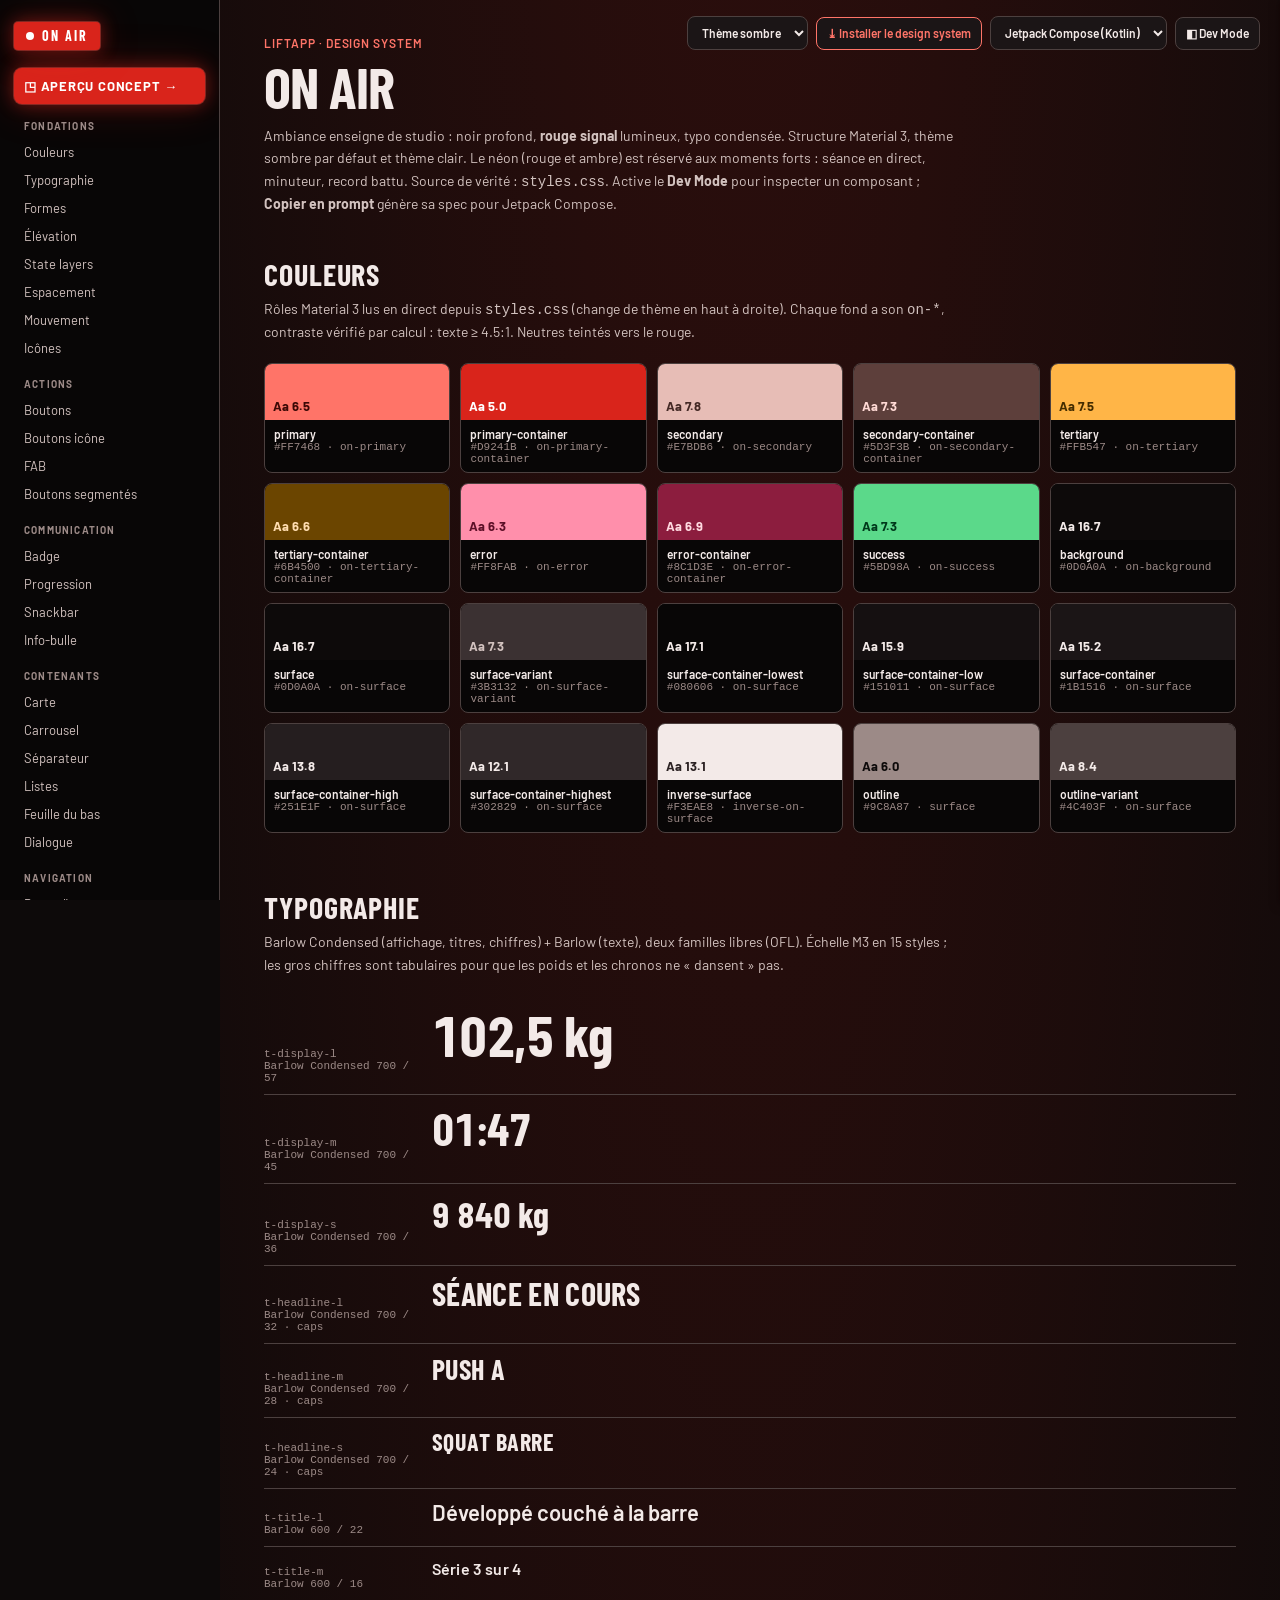
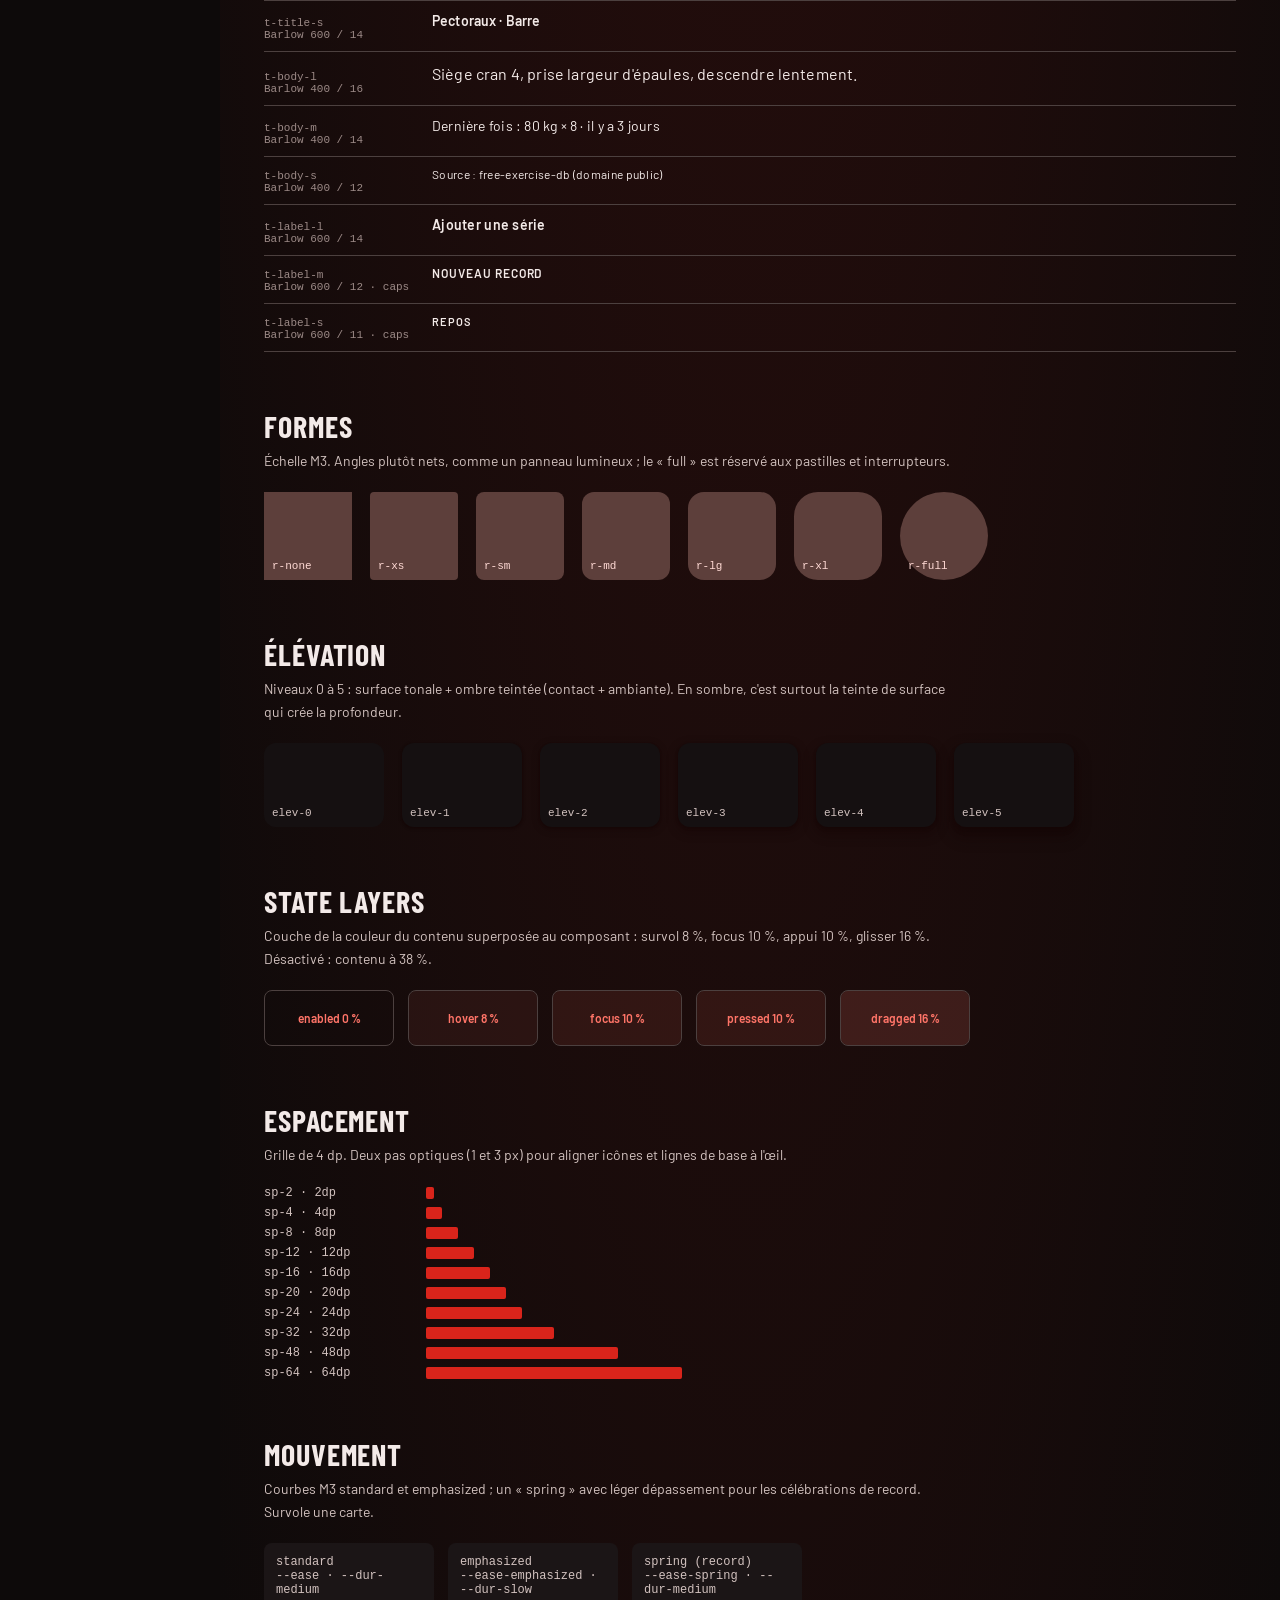
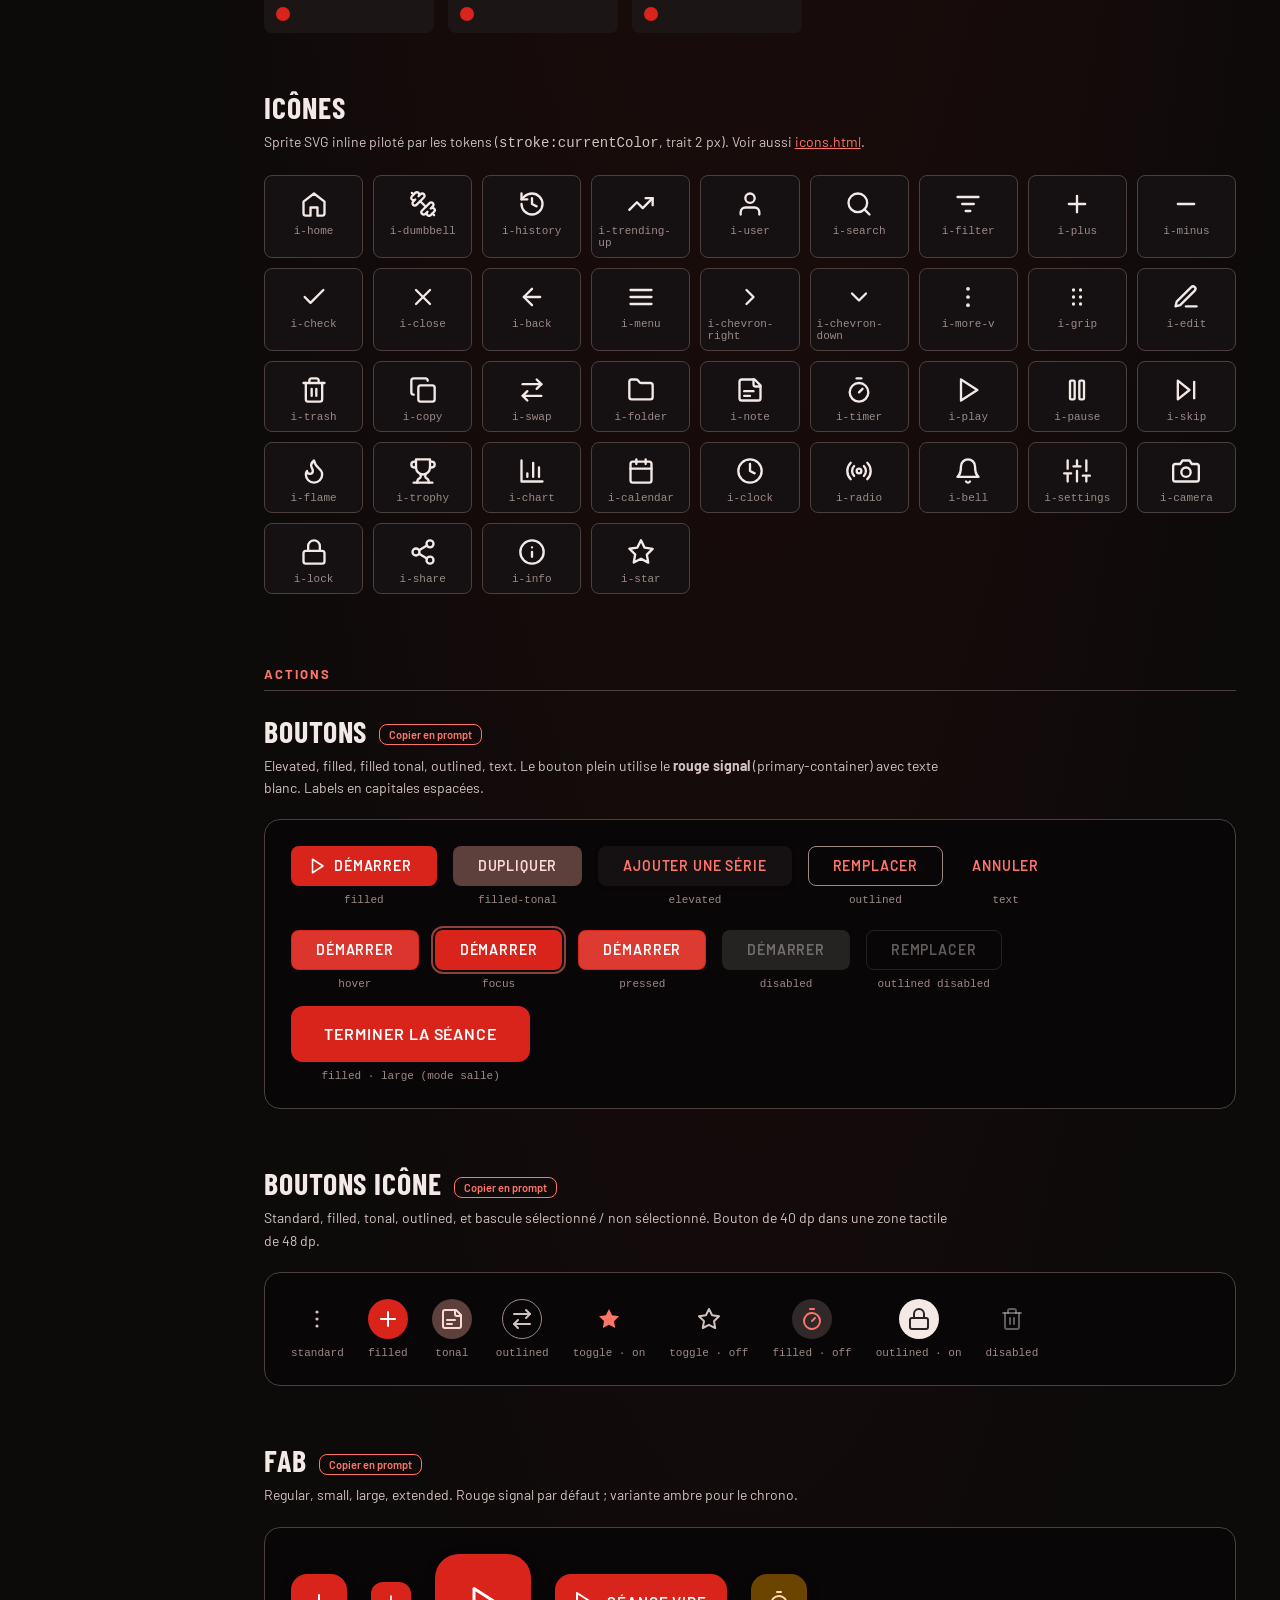
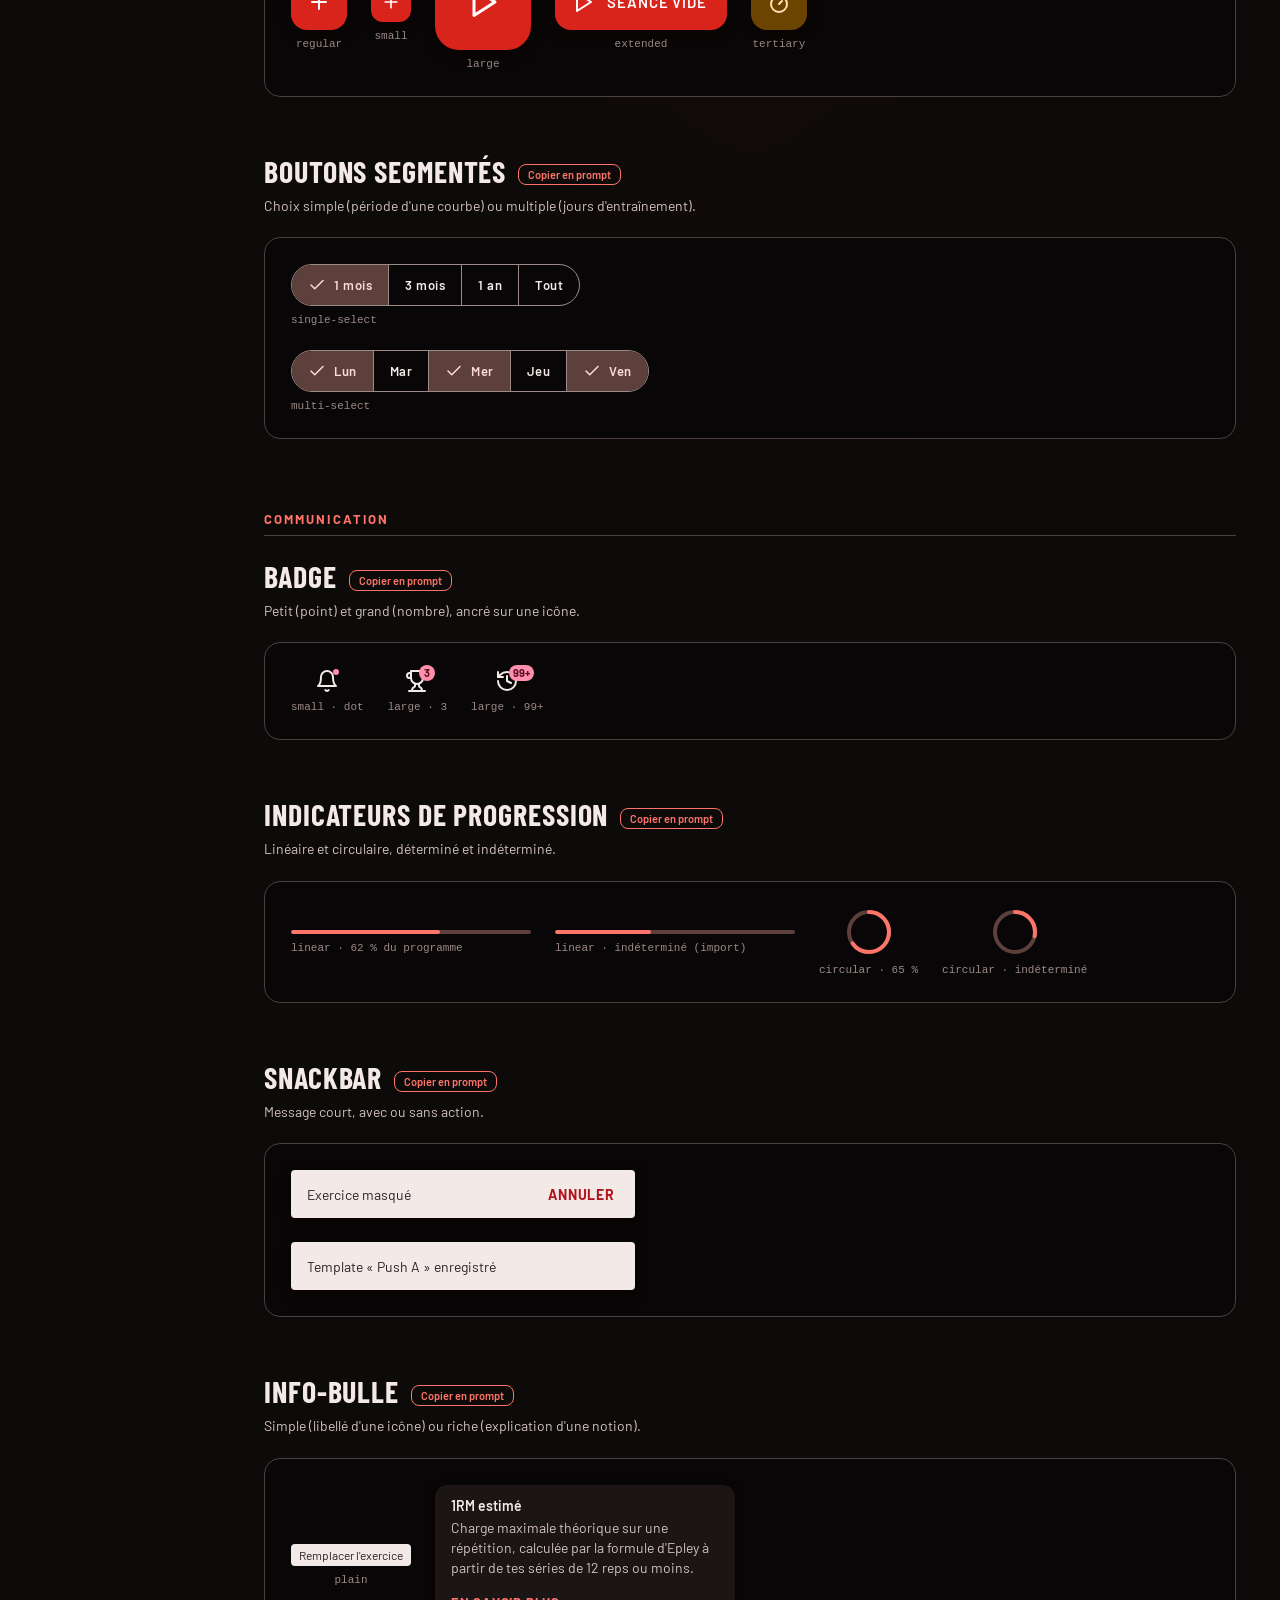
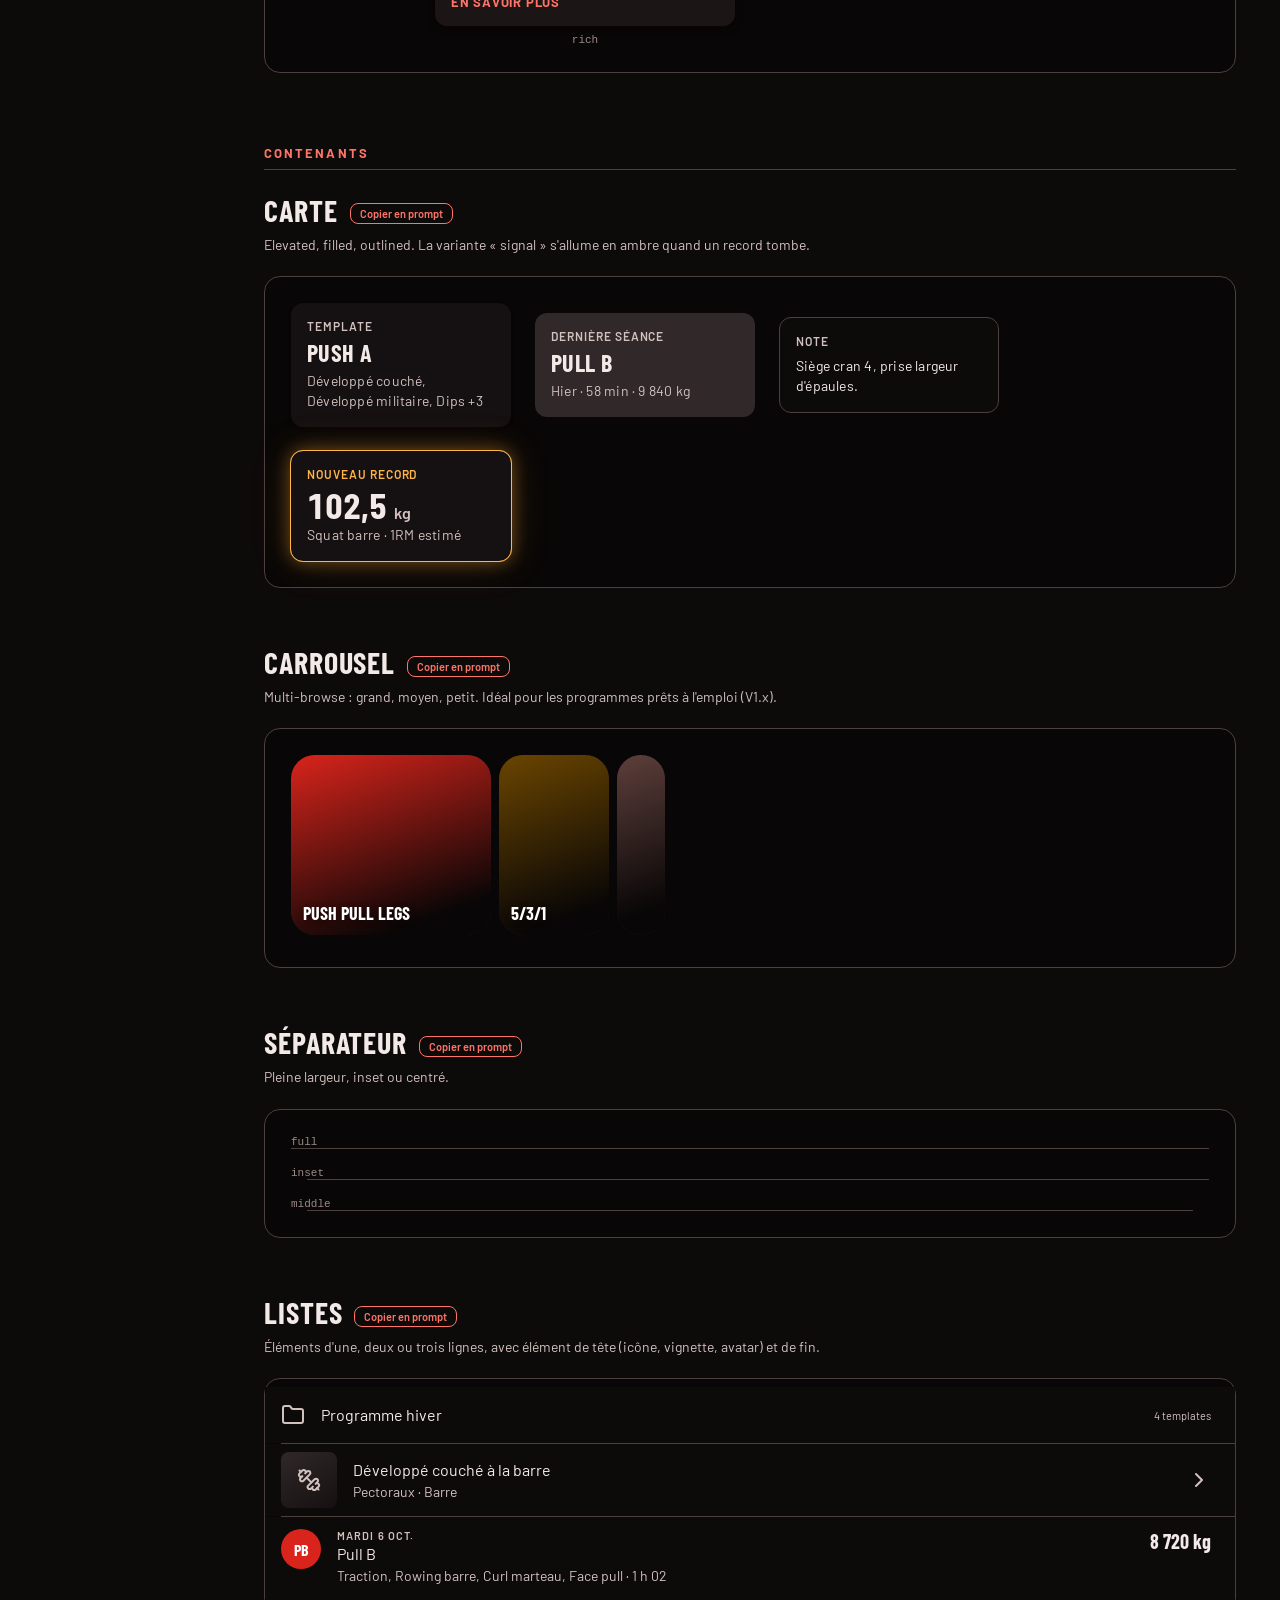
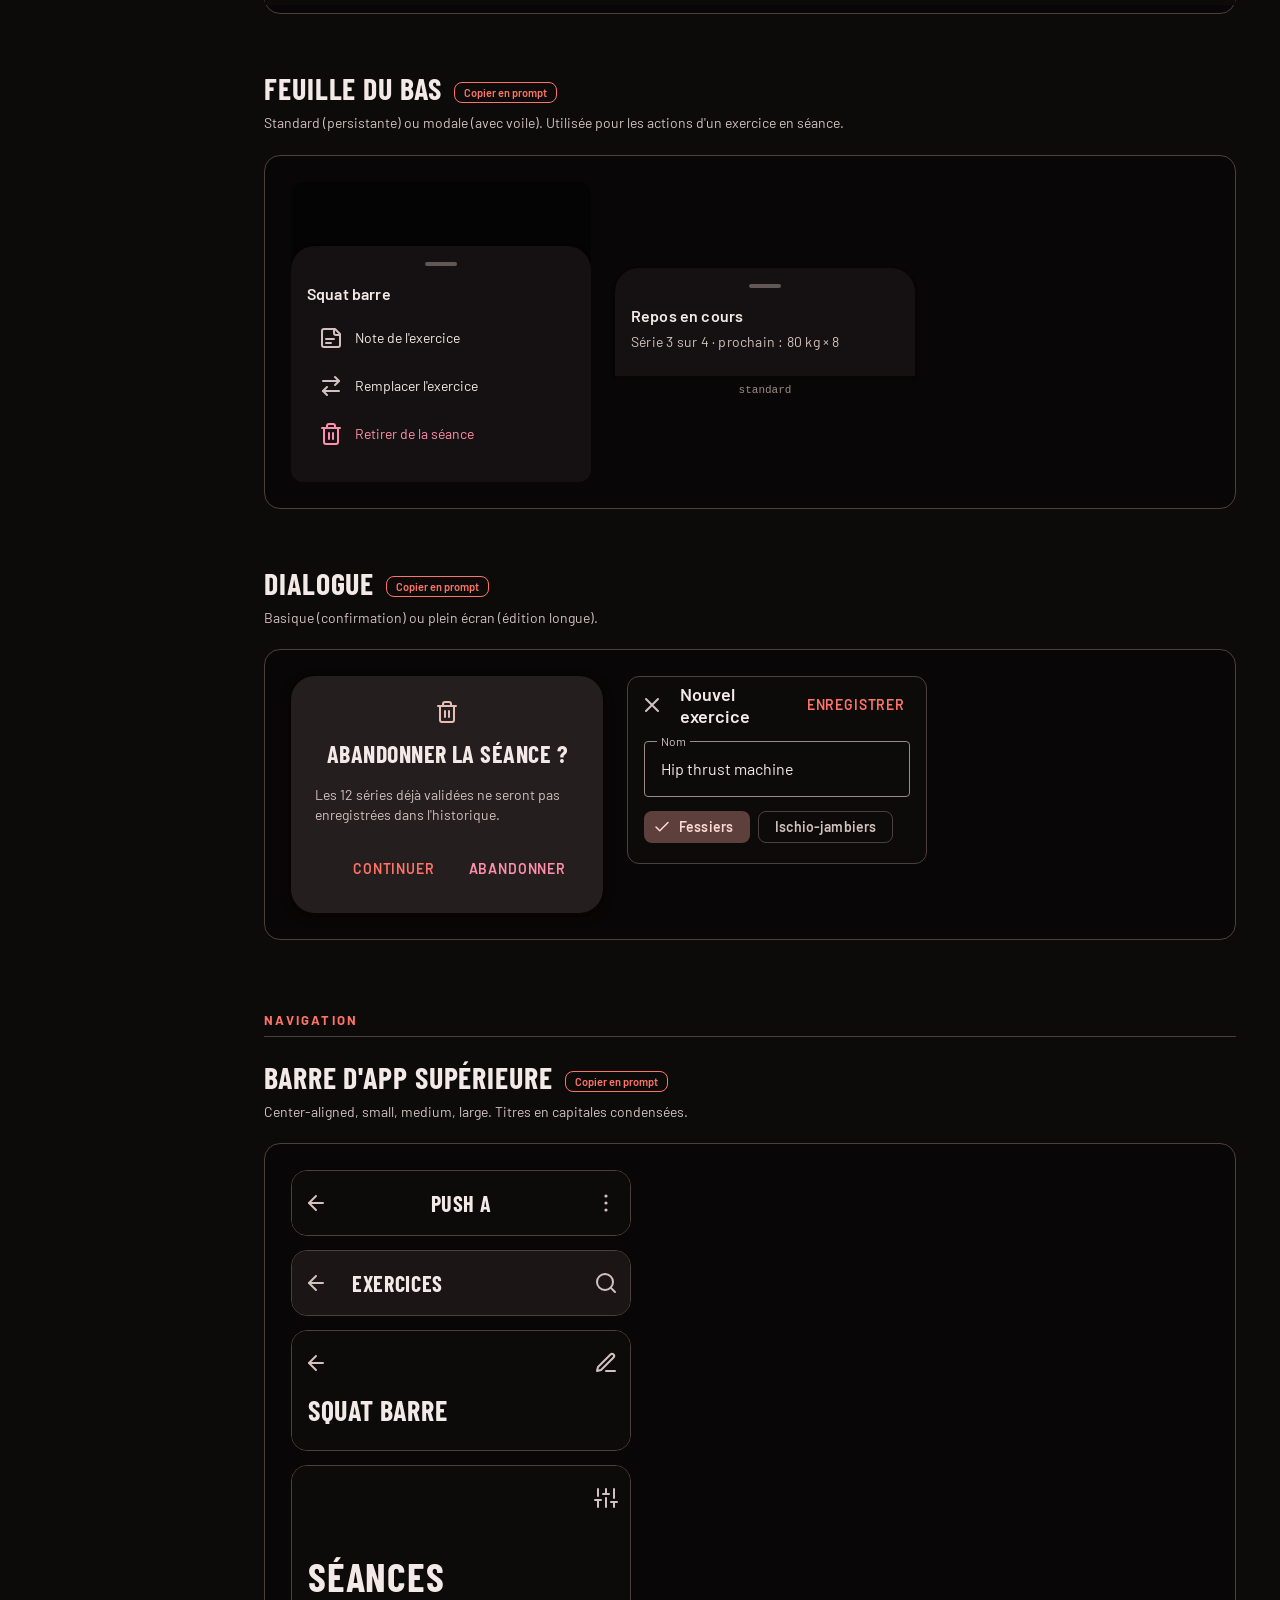
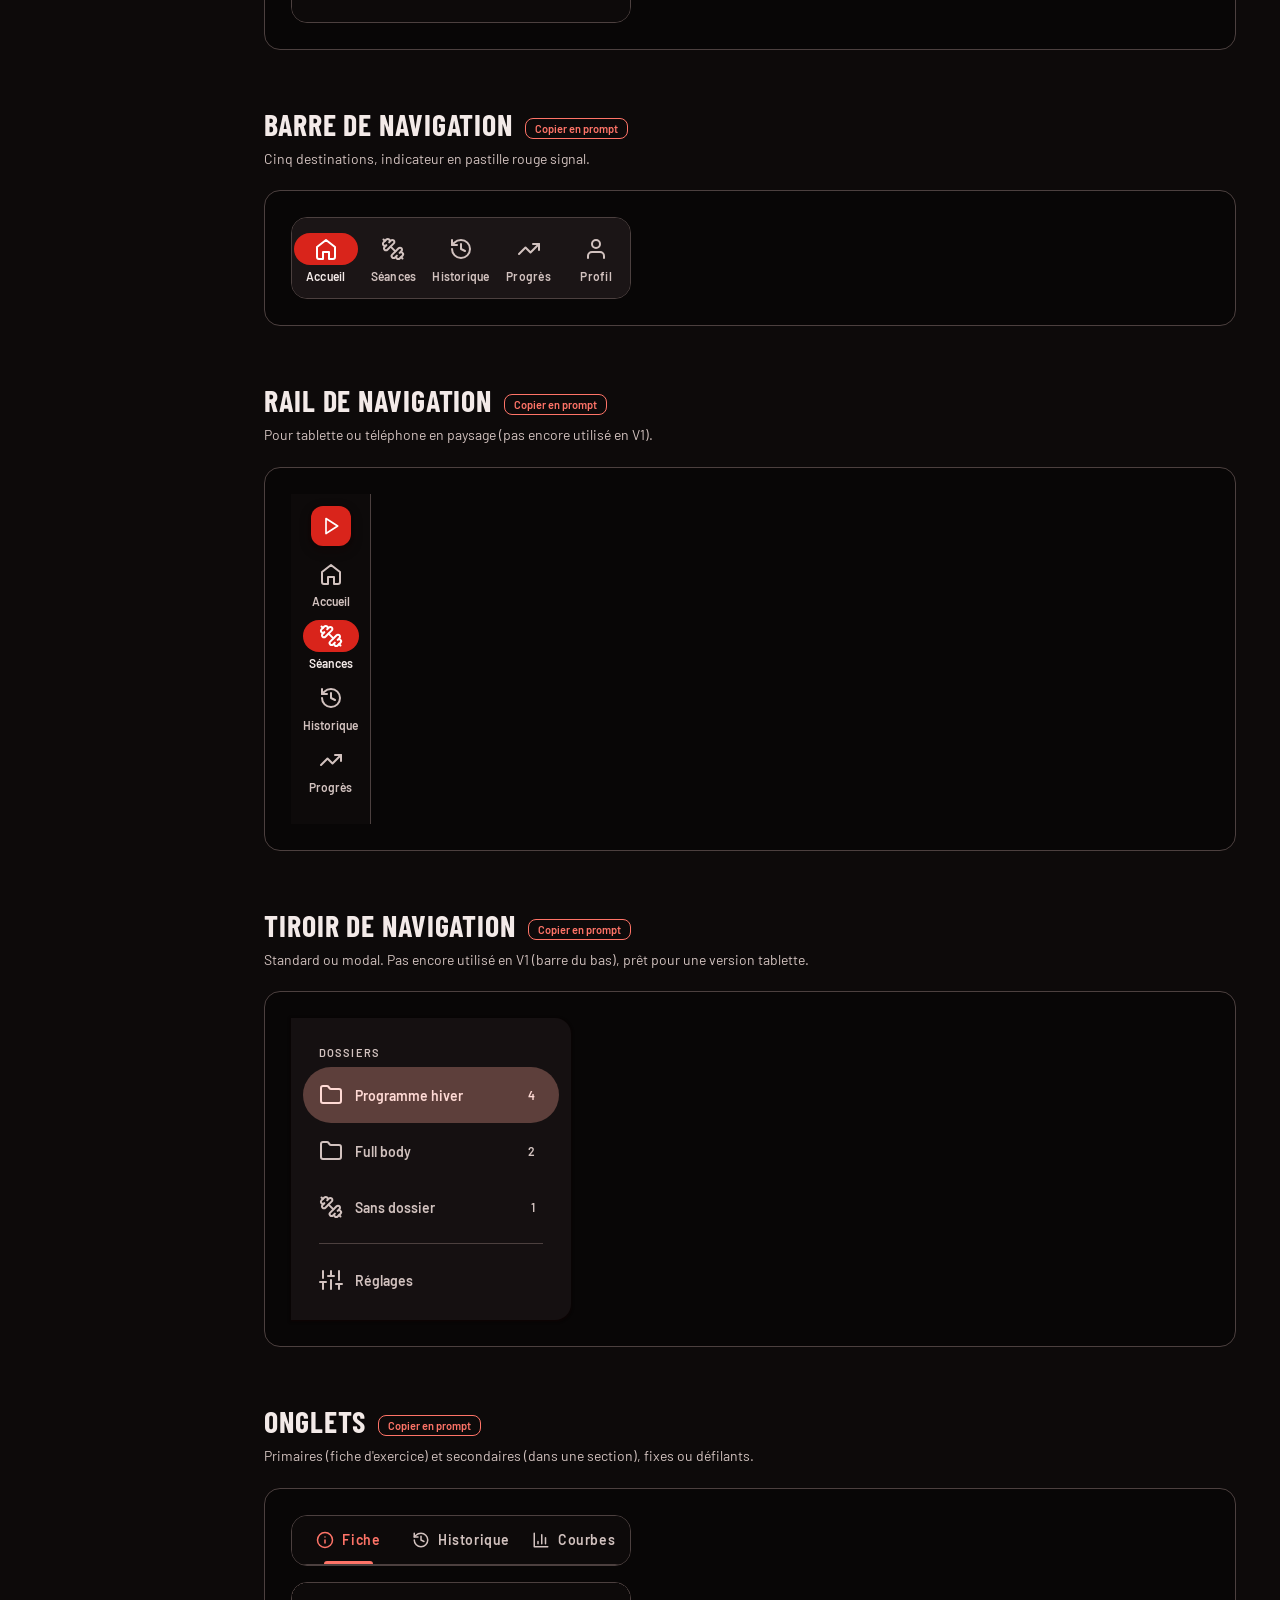
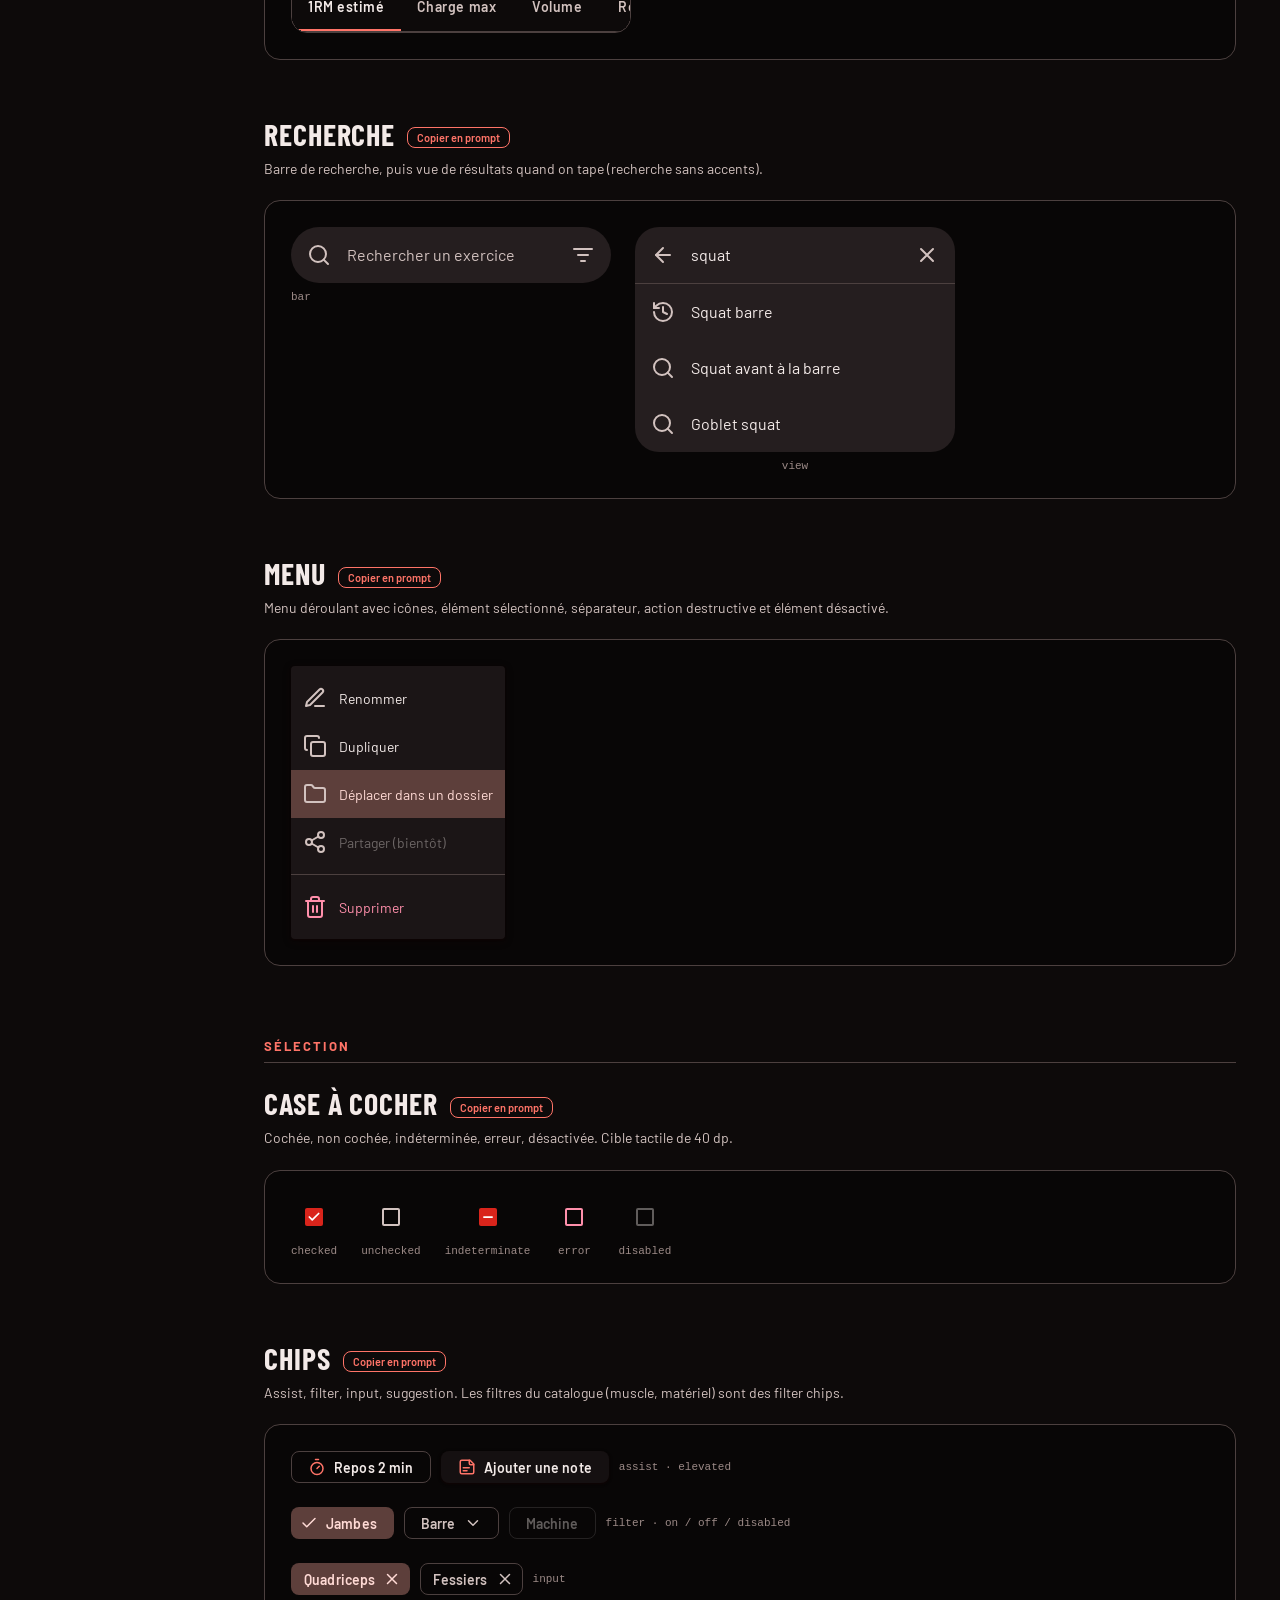
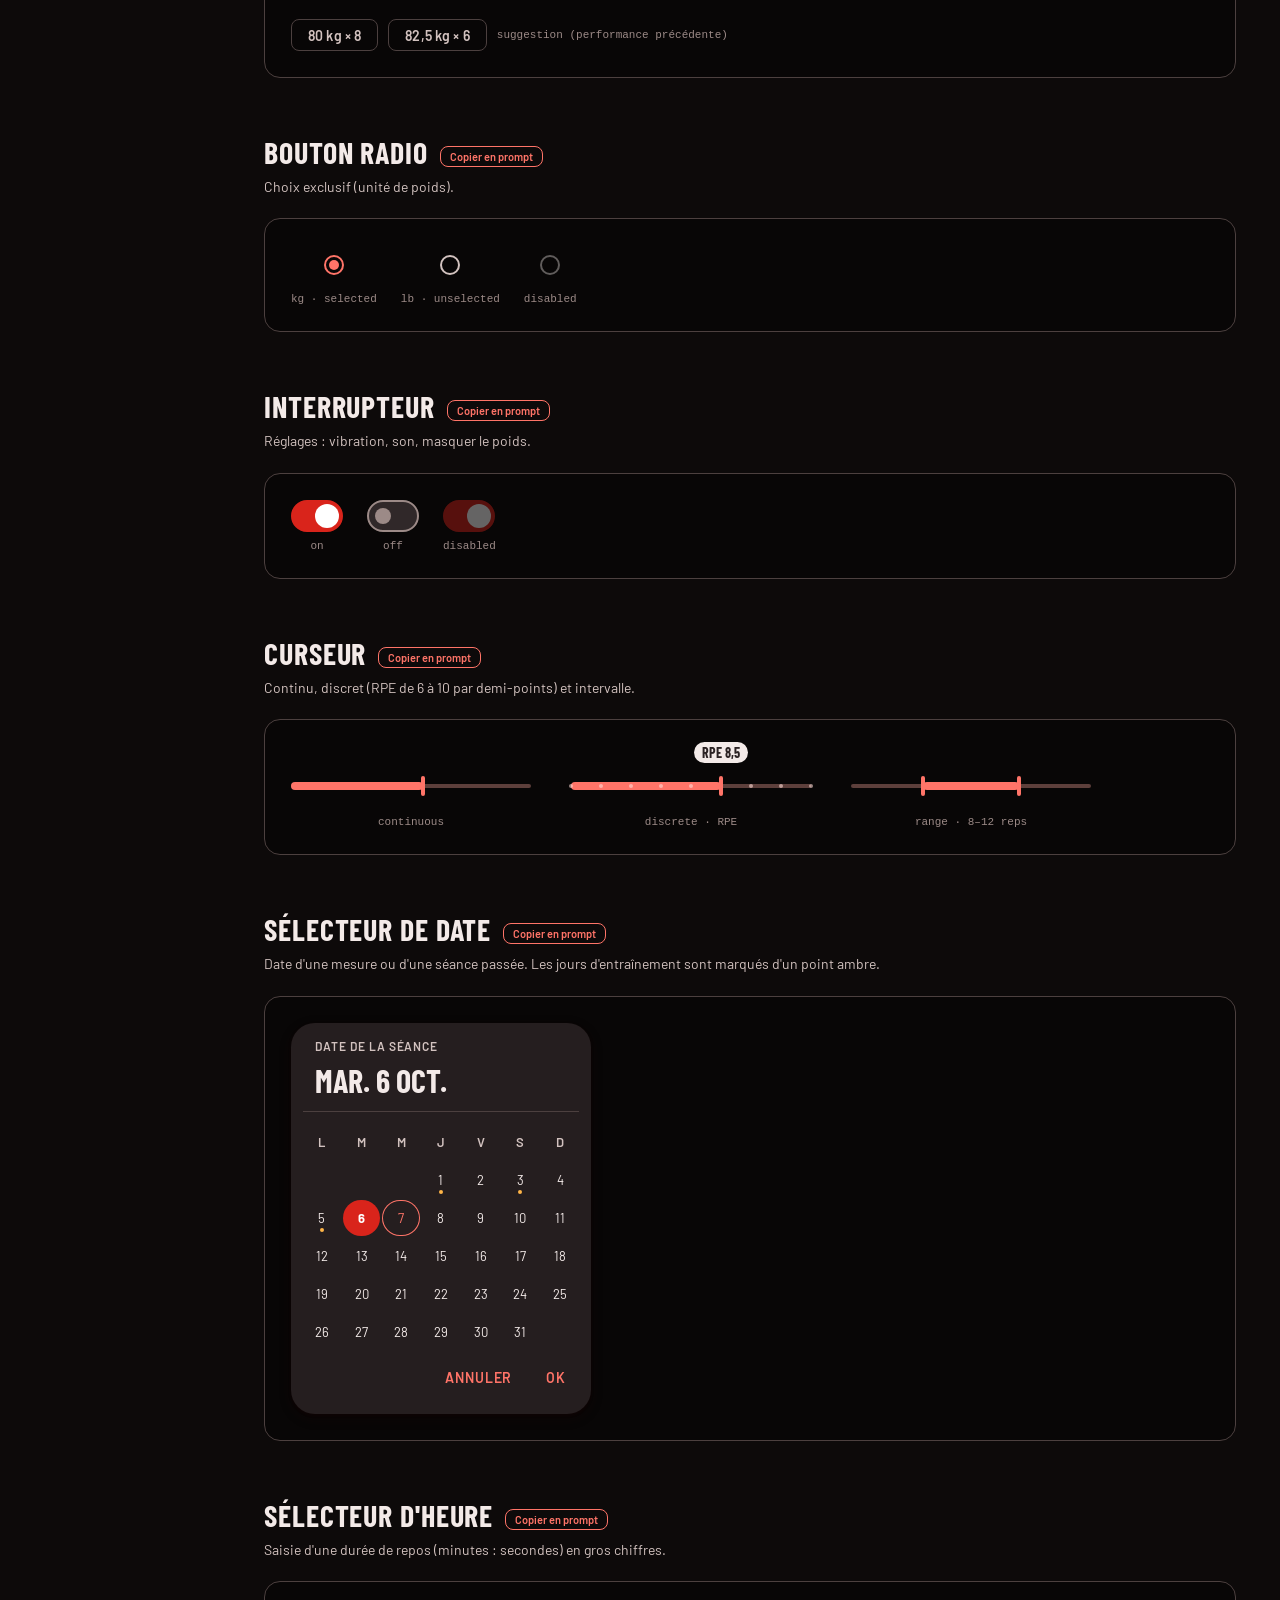
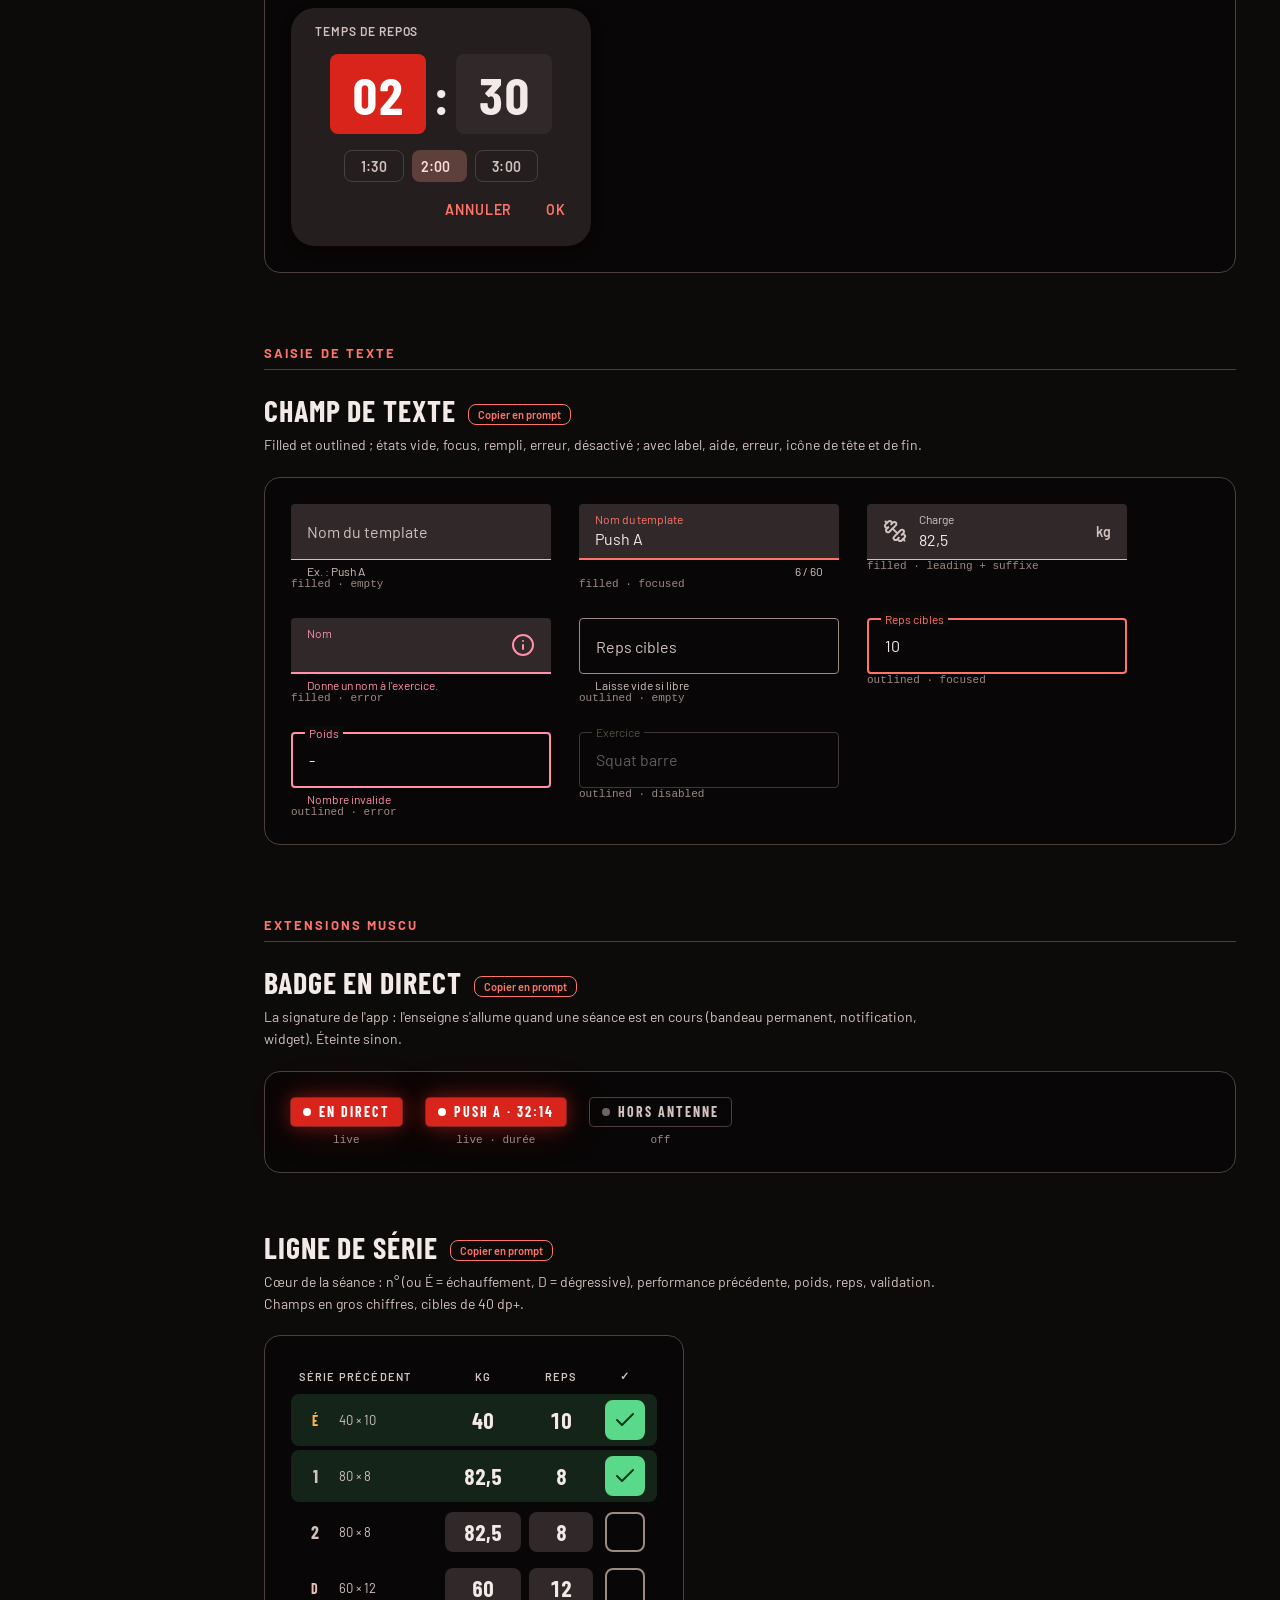
<file: design-system/index.html>
<!doctype html>
<html lang="fr">
<head>
<meta charset="utf-8">
<meta name="viewport" content="width=device-width, initial-scale=1">
<title>LiftApp · Design System ON AIR</title>
<link href="https://fonts.googleapis.com/css2?family=Barlow:wght@400;600;700&family=Barlow+Condensed:wght@600;700&display=swap" rel="stylesheet">
<link rel="stylesheet" href="styles.css">
<style>
/* habillage de la page guide uniquement (les tokens et composants sont dans styles.css) */
body{font-family:var(--font-body);color:var(--on-surface);background:var(--background);display:flex}
nav.side{position:sticky;top:0;align-self:flex-start;height:100vh;width:220px;flex:0 0 220px;background:var(--surface-container-lowest);border-right:1px solid var(--outline-variant);padding:22px 14px;overflow:auto}
nav.side .brand{display:flex;align-items:center;gap:10px;margin-bottom:18px}
nav.side .brand b{font:700 22px var(--font-display);text-transform:uppercase;letter-spacing:.04em}
nav.side a{display:block;padding:6px 10px;border-radius:8px;font-size:13px;color:var(--on-surface-variant);text-decoration:none}
nav.side a:hover{background:var(--surface-container-high);color:var(--on-surface)}
nav.side a.concept-link{margin:0 0 6px;padding:10px;font-weight:700;color:var(--on-primary-container);background:var(--primary-container);border-radius:var(--r-sm);text-transform:uppercase;letter-spacing:.06em;box-shadow:var(--glow-signal)}
nav.side .grp{font-size:10px;letter-spacing:.12em;text-transform:uppercase;color:var(--outline);margin:16px 0 6px 10px;font-weight:700}
main{flex:1;padding:36px 44px 120px;max-width:1080px;background-image:var(--wash);background-repeat:no-repeat}
section{margin-bottom:56px;scroll-margin-top:20px}
h2.sec{font:700 30px var(--font-display);text-transform:uppercase;letter-spacing:.03em;margin-bottom:6px}
h3.cat{font:700 13px var(--font-body);letter-spacing:.16em;text-transform:uppercase;color:var(--primary);margin:72px 0 22px;padding-bottom:8px;border-bottom:1px solid var(--outline-variant)}
.sec-desc{color:var(--on-surface-variant);font-size:14px;margin-bottom:20px;max-width:700px;line-height:1.6}
.stage{background:var(--surface-container-lowest);border:1px solid var(--outline-variant);border-radius:var(--r-lg);padding:26px;display:flex;flex-wrap:wrap;gap:24px;align-items:center}
.stage.col{flex-direction:column;align-items:stretch}
.cell{display:flex;flex-direction:column;align-items:center;gap:8px}
.spec{font:11px var(--font-mono);color:var(--outline)}
.colors{display:grid;grid-template-columns:repeat(auto-fill,minmax(160px,1fr));gap:10px}
.sw{border:1px solid var(--outline-variant);border-radius:var(--r-sm);overflow:hidden;background:var(--surface-container-lowest)}
.sw .c{height:56px;display:flex;align-items:flex-end;padding:6px 8px;font:700 13px var(--font-body)}
.sw .m{padding:7px 9px}.sw .n{font-size:12px;font-weight:600}.sw .v{font:11px var(--font-mono);color:var(--outline)}
.typerow{display:flex;align-items:baseline;gap:18px;padding:10px 0;border-bottom:1px solid var(--outline-variant)}
.typerow .tk{width:150px;flex:0 0 150px;font:11px var(--font-mono);color:var(--outline)}
.sprow{display:flex;align-items:center;gap:12px;margin-bottom:6px}
.sprow .bar{background:var(--primary-container);height:12px;border-radius:2px}.sprow .lbl{width:150px;font:12px var(--font-mono);color:var(--on-surface-variant)}
.shapes,.elevs{display:flex;flex-wrap:wrap;gap:18px}
.shapes .s{width:88px;height:88px;background:var(--secondary-container);color:var(--on-secondary-container);display:flex;align-items:flex-end;padding:8px;font:11px var(--font-mono)}
.elevs .e{width:120px;height:84px;border-radius:var(--r-md);background:var(--surface-container-low);display:flex;align-items:flex-end;padding:8px;font:11px var(--font-mono);color:var(--on-surface-variant)}
.layers{display:flex;gap:14px;flex-wrap:wrap}
.layers .l{width:130px;height:56px;border-radius:var(--r-sm);display:flex;align-items:center;justify-content:center;font:600 12px var(--font-body);color:var(--primary);position:relative;overflow:hidden;border:1px solid var(--outline-variant)}
.layers .l i{position:absolute;inset:0;background:var(--primary)}
.motion{display:flex;gap:14px;flex-wrap:wrap}
.motion .m{width:170px;padding:12px;border-radius:var(--r-sm);background:var(--surface-container);font:12px var(--font-mono);color:var(--on-surface-variant);cursor:pointer}
.motion .m .dot{width:14px;height:14px;border-radius:50%;background:var(--primary-container);margin-top:10px;transition-property:transform}
.motion .m:hover .dot{transform:translateX(130px)}
.iconGrid{display:grid;grid-template-columns:repeat(auto-fill,minmax(96px,1fr));gap:10px}
.iconGrid .it{background:var(--surface-container-low);border:1px solid var(--outline-variant);border-radius:var(--r-sm);padding:14px 6px 8px;display:flex;flex-direction:column;align-items:center;gap:7px}
.iconGrid .it .nm{font:11px var(--font-mono);color:var(--outline)}
.phone{width:340px;border-radius:var(--r-lg);overflow:hidden;border:1px solid var(--outline-variant);background:var(--surface)}

#topctl{position:fixed;top:16px;right:20px;z-index:50;display:flex;gap:8px;align-items:center}
#topctl select,#topctl button{font:600 12px var(--font-body);border:1px solid var(--outline-variant);border-radius:8px;padding:8px 10px;background:var(--surface-container);color:var(--on-surface);cursor:pointer}
#topctl .ds-btn{border-color:var(--primary);color:var(--primary)}
#devToggle.on{background:var(--primary-container);border-color:var(--primary-container);color:var(--on-primary-container)}
.sec-prompt{font:600 11px var(--font-body);border:1px solid var(--primary);background:transparent;color:var(--primary);border-radius:8px;padding:3px 9px;margin-left:12px;cursor:pointer;vertical-align:middle;text-transform:none;letter-spacing:0}
body.dev [data-insp]:hover{outline:2px dashed var(--tertiary);outline-offset:3px;cursor:pointer}
.insp-sel{outline:2px solid var(--primary)!important;outline-offset:3px}
#inspector{position:fixed;top:0;right:0;width:350px;height:100vh;background:var(--surface-container-low);border-left:1px solid var(--outline-variant);box-shadow:var(--elev-3);transform:translateX(100%);transition:transform .28s var(--ease);z-index:49;overflow:auto;padding:62px 20px 40px}
body.inspecting #inspector{transform:translateX(0)}
body.inspecting main{margin-right:350px}
#inspector .iclose{position:absolute;top:14px;right:14px;border:none;background:none;color:var(--on-surface-variant);cursor:pointer}
#inspector .nm{font:700 26px var(--font-display);text-transform:uppercase}
#inspector .file{font:12px var(--font-mono);color:var(--outline);margin-top:2px}
#inspector .desc{font-size:13px;color:var(--on-surface-variant);line-height:1.6;margin-top:10px}
#inspector h4{font-size:11px;letter-spacing:.12em;text-transform:uppercase;color:var(--outline);margin:20px 0 8px}
.prop{padding:8px 0;border-bottom:1px solid var(--outline-variant)}.prop .pn{font:600 13px var(--font-mono)}.prop .pt{font:11px var(--font-mono);color:var(--tertiary)}.prop .pdef{font:11px var(--font-mono);color:var(--outline)}
.tok{display:flex;align-items:center;gap:10px;padding:7px 8px;border-radius:8px;cursor:pointer}.tok:hover{background:var(--surface-container-high)}
.tok .tsw{width:22px;height:22px;border-radius:6px;border:1px solid var(--outline-variant);flex:0 0 22px}.tok .tn{font:600 12px var(--font-mono)}.tok .tr{font-size:11px;color:var(--on-surface-variant)}.tok .tv{margin-left:auto;font:11px var(--font-mono);color:var(--outline);max-width:110px;text-align:right;overflow:hidden;text-overflow:ellipsis;white-space:nowrap}
.metric{display:flex;justify-content:space-between;gap:12px;font:12px var(--font-mono);padding:5px 0;border-bottom:1px dashed var(--outline-variant)}.metric .mk{color:var(--on-surface-variant)}
.copyprompt{width:100%;margin-top:16px;font:700 13px var(--font-body);letter-spacing:.06em;text-transform:uppercase;background:var(--primary-container);color:var(--on-primary-container);border:none;border-radius:var(--r-sm);padding:12px;cursor:pointer}
.copied{position:fixed;bottom:24px;left:50%;transform:translateX(-50%);background:var(--inverse-surface);color:var(--inverse-on-surface);font-size:12px;padding:8px 16px;border-radius:8px;opacity:0;transition:.2s;z-index:60;pointer-events:none}.copied.show{opacity:.96}
</style>
</head>
<body>
<!-- sprite copié depuis icons.html -->
<svg width="0" height="0" style="position:absolute" aria-hidden="true">
  <symbol id="i-home" viewBox="0 0 24 24"><path d="M3 10l9-7 9 7v10a2 2 0 0 1-2 2h-4v-7H9v7H5a2 2 0 0 1-2-2z"/></symbol>
  <symbol id="i-dumbbell" viewBox="0 0 24 24"><path d="M14.4 14.4 9.6 9.6"/><path d="M18.66 21.49a2 2 0 1 1-2.83-2.83l-1.77 1.77a2 2 0 1 1-2.83-2.83l6.36-6.36a2 2 0 1 1 2.83 2.83l-1.77 1.77a2 2 0 1 1 2.83 2.83z"/><path d="m21.5 21.5-1.4-1.4"/><path d="M3.9 3.9 2.5 2.5"/><path d="M6.4 12.77a2 2 0 1 1-2.83-2.83l1.77-1.77a2 2 0 1 1-2.83-2.83l2.83-2.83a2 2 0 1 1 2.83 2.83l1.77-1.77a2 2 0 1 1 2.83 2.83z"/></symbol>
  <symbol id="i-history" viewBox="0 0 24 24"><path d="M3 12a9 9 0 1 0 9-9 9.75 9.75 0 0 0-6.74 2.74L3 8"/><path d="M3 3v5h5"/><path d="M12 7v5l4 2"/></symbol>
  <symbol id="i-trending-up" viewBox="0 0 24 24"><path d="M22 7l-8.5 8.5-5-5L2 17"/><path d="M16 7h6v6"/></symbol>
  <symbol id="i-user" viewBox="0 0 24 24"><path d="M20 21v-2a4 4 0 0 0-4-4H8a4 4 0 0 0-4 4v2"/><circle cx="12" cy="7" r="4"/></symbol>
  <symbol id="i-search" viewBox="0 0 24 24"><circle cx="11" cy="11" r="8"/><path d="M21 21l-4.35-4.35"/></symbol>
  <symbol id="i-filter" viewBox="0 0 24 24"><path d="M3 6h18M7 12h10M10 18h4"/></symbol>
  <symbol id="i-plus" viewBox="0 0 24 24"><path d="M12 5v14M5 12h14"/></symbol>
  <symbol id="i-minus" viewBox="0 0 24 24"><path d="M5 12h14"/></symbol>
  <symbol id="i-check" viewBox="0 0 24 24"><path d="M20 6L9 17l-5-5"/></symbol>
  <symbol id="i-close" viewBox="0 0 24 24"><path d="M18 6L6 18M6 6l12 12"/></symbol>
  <symbol id="i-back" viewBox="0 0 24 24"><path d="M19 12H5"/><path d="M12 19l-7-7 7-7"/></symbol>
  <symbol id="i-menu" viewBox="0 0 24 24"><path d="M3 6h18M3 12h18M3 18h18"/></symbol>
  <symbol id="i-chevron-right" viewBox="0 0 24 24"><path d="M9 18l6-6-6-6"/></symbol>
  <symbol id="i-chevron-down" viewBox="0 0 24 24"><path d="M6 9l6 6 6-6"/></symbol>
  <symbol id="i-more-v" viewBox="0 0 24 24"><circle cx="12" cy="5" r="1.6" fill="currentColor" stroke="none"/><circle cx="12" cy="12" r="1.6" fill="currentColor" stroke="none"/><circle cx="12" cy="19" r="1.6" fill="currentColor" stroke="none"/></symbol>
  <symbol id="i-grip" viewBox="0 0 24 24"><circle cx="9" cy="6" r="1.4" fill="currentColor" stroke="none"/><circle cx="15" cy="6" r="1.4" fill="currentColor" stroke="none"/><circle cx="9" cy="12" r="1.4" fill="currentColor" stroke="none"/><circle cx="15" cy="12" r="1.4" fill="currentColor" stroke="none"/><circle cx="9" cy="18" r="1.4" fill="currentColor" stroke="none"/><circle cx="15" cy="18" r="1.4" fill="currentColor" stroke="none"/></symbol>
  <symbol id="i-edit" viewBox="0 0 24 24"><path d="M12 20h9"/><path d="M16.5 3.5a2.12 2.12 0 0 1 3 3L7 19l-4 1 1-4z"/></symbol>
  <symbol id="i-trash" viewBox="0 0 24 24"><path d="M3 6h18"/><path d="M19 6v14a2 2 0 0 1-2 2H7a2 2 0 0 1-2-2V6m3 0V4a2 2 0 0 1 2-2h4a2 2 0 0 1 2 2v2"/><path d="M10 11v6M14 11v6"/></symbol>
  <symbol id="i-copy" viewBox="0 0 24 24"><rect x="8" y="8" width="14" height="14" rx="2"/><path d="M4 16a2 2 0 0 1-2-2V4a2 2 0 0 1 2-2h10a2 2 0 0 1 2 2"/></symbol>
  <symbol id="i-swap" viewBox="0 0 24 24"><path d="M16 3l4 4-4 4"/><path d="M20 7H4"/><path d="M8 21l-4-4 4-4"/><path d="M4 17h16"/></symbol>
  <symbol id="i-folder" viewBox="0 0 24 24"><path d="M20 20a2 2 0 0 0 2-2V8a2 2 0 0 0-2-2h-7.9a2 2 0 0 1-1.69-.9L9.6 3.9A2 2 0 0 0 7.93 3H4a2 2 0 0 0-2 2v13a2 2 0 0 0 2 2z"/></symbol>
  <symbol id="i-note" viewBox="0 0 24 24"><path d="M16 3H5a2 2 0 0 0-2 2v14a2 2 0 0 0 2 2h14a2 2 0 0 0 2-2V8z"/><path d="M15 3v4a2 2 0 0 0 2 2h4"/><path d="M7 13h8M7 17h5"/></symbol>
  <symbol id="i-timer" viewBox="0 0 24 24"><path d="M10 2h4"/><path d="M12 14l3-3"/><circle cx="12" cy="14" r="8"/></symbol>
  <symbol id="i-play" viewBox="0 0 24 24"><path d="M6 3l14 9-14 9z"/></symbol>
  <symbol id="i-pause" viewBox="0 0 24 24"><rect x="6" y="4" width="4" height="16" rx="1"/><rect x="14" y="4" width="4" height="16" rx="1"/></symbol>
  <symbol id="i-skip" viewBox="0 0 24 24"><path d="M5 4l10 8-10 8z"/><path d="M19 5v14"/></symbol>
  <symbol id="i-flame" viewBox="0 0 24 24"><path d="M8.5 14.5A2.5 2.5 0 0 0 11 12c0-1.38-.5-2-1-3-1.07-2.14-.22-4.05 2-6 .5 2.5 2 4.9 4 6.5 2 1.6 3 3.5 3 5.5a7 7 0 1 1-14 0c0-1.15.43-2.29 1-3a2.5 2.5 0 0 0 2.5 2.5z"/></symbol>
  <symbol id="i-trophy" viewBox="0 0 24 24"><path d="M6 9H4.5a2.5 2.5 0 0 1 0-5H6"/><path d="M18 9h1.5a2.5 2.5 0 0 0 0-5H18"/><path d="M4 22h16"/><path d="M10 14.66V17c0 .55-.47.98-.97 1.21C7.85 18.75 7 20.24 7 22"/><path d="M14 14.66V17c0 .55.47.98.97 1.21C16.15 18.75 17 20.24 17 22"/><path d="M18 2H6v7a6 6 0 0 0 12 0z"/></symbol>
  <symbol id="i-chart" viewBox="0 0 24 24"><path d="M3 3v18h18"/><path d="M18 17V9M13 17V5M8 17v-3"/></symbol>
  <symbol id="i-calendar" viewBox="0 0 24 24"><rect x="3" y="4" width="18" height="18" rx="2"/><path d="M16 2v4M8 2v4M3 10h18"/></symbol>
  <symbol id="i-clock" viewBox="0 0 24 24"><circle cx="12" cy="12" r="10"/><path d="M12 6v6l4 2"/></symbol>
  <symbol id="i-radio" viewBox="0 0 24 24"><circle cx="12" cy="12" r="2"/><path d="M4.9 19.1C1 15.2 1 8.8 4.9 4.9"/><path d="M7.8 16.2c-2.3-2.3-2.3-6.1 0-8.5"/><path d="M16.2 7.8c2.3 2.3 2.3 6.1 0 8.5"/><path d="M19.1 4.9C23 8.8 23 15.1 19.1 19"/></symbol>
  <symbol id="i-bell" viewBox="0 0 24 24"><path d="M18 8a6 6 0 0 0-12 0c0 7-3 9-3 9h18s-3-2-3-9"/><path d="M13.7 21a2 2 0 0 1-3.4 0"/></symbol>
  <symbol id="i-settings" viewBox="0 0 24 24"><path d="M4 21v-7M4 10V3M12 21v-9M12 8V3M20 21v-5M20 12V3M1 14h6M9 8h6M17 16h6"/></symbol>
  <symbol id="i-camera" viewBox="0 0 24 24"><path d="M23 19a2 2 0 0 1-2 2H3a2 2 0 0 1-2-2V8a2 2 0 0 1 2-2h4l2-3h6l2 3h4a2 2 0 0 1 2 2z"/><circle cx="12" cy="13" r="4"/></symbol>
  <symbol id="i-lock" viewBox="0 0 24 24"><rect x="3" y="11" width="18" height="11" rx="2"/><path d="M7 11V7a5 5 0 0 1 10 0v4"/></symbol>
  <symbol id="i-share" viewBox="0 0 24 24"><circle cx="18" cy="5" r="3"/><circle cx="6" cy="12" r="3"/><circle cx="18" cy="19" r="3"/><path d="M8.6 13.5l6.8 4M15.4 6.5l-6.8 4"/></symbol>
  <symbol id="i-info" viewBox="0 0 24 24"><circle cx="12" cy="12" r="10"/><path d="M12 16v-4M12 8h.01"/></symbol>
  <symbol id="i-star" viewBox="0 0 24 24"><path d="M12 2l3.1 6.3 6.9 1-5 4.9 1.2 6.9L12 17.8 5.8 21l1.2-6.9-5-4.9 6.9-1z"/></symbol>
</svg>

<div id="topctl">
  <select id="themeSel" title="Thème"><option value="dark">Thème sombre</option><option value="light">Thème clair</option></select>
  <button class="ds-btn" onclick="copyFullSystem()" title="Copier un prompt pour installer ou mettre à jour tout le design system">⤓ Installer le design system</button>
  <select id="langSel" title="Langage cible du prompt"></select>
  <button id="devToggle" onclick="toggleDev()">◧ Dev Mode</button>
</div>
<aside id="inspector"><button class="iclose" onclick="closeInspector()"><svg class="ico"><use href="#i-close"/></svg></button><div id="inspectorBody"></div></aside>
<div class="copied" id="copied">Copié</div>

<nav class="side">
  <div class="brand"><span class="onair"><span class="dot"></span>On air</span></div>
  <a class="concept-link" href="concept.html">◳ Aperçu concept →</a>
  <div class="grp">Fondations</div>
  <a href="#colors">Couleurs</a><a href="#type">Typographie</a><a href="#shape">Formes</a><a href="#elevation">Élévation</a><a href="#states">State layers</a><a href="#spacing">Espacement</a><a href="#motion">Mouvement</a><a href="#icons">Icônes</a>
  <div class="grp">Actions</div>
  <a href="#button">Boutons</a><a href="#iconbutton">Boutons icône</a><a href="#fab">FAB</a><a href="#segmented">Boutons segmentés</a>
  <div class="grp">Communication</div>
  <a href="#badge">Badge</a><a href="#progress">Progression</a><a href="#snackbar">Snackbar</a><a href="#tooltip">Info-bulle</a>
  <div class="grp">Contenants</div>
  <a href="#card">Carte</a><a href="#carousel">Carrousel</a><a href="#divider">Séparateur</a><a href="#list">Listes</a><a href="#bottomsheet">Feuille du bas</a><a href="#dialog">Dialogue</a>
  <div class="grp">Navigation</div>
  <a href="#topappbar">Barre d'app</a><a href="#navbar">Barre de navigation</a><a href="#navrail">Rail</a><a href="#navdrawer">Tiroir</a><a href="#tabs">Onglets</a><a href="#search">Recherche</a><a href="#menu">Menu</a>
  <div class="grp">Sélection</div>
  <a href="#checkbox">Case à cocher</a><a href="#chips">Chips</a><a href="#radio">Bouton radio</a><a href="#switch">Interrupteur</a><a href="#slider">Curseur</a><a href="#datepicker">Sélecteur de date</a><a href="#timepicker">Sélecteur d'heure</a>
  <div class="grp">Saisie</div>
  <a href="#textfield">Champ de texte</a>
  <div class="grp">Extensions muscu</div>
  <a href="#onair">Badge EN DIRECT</a><a href="#setrow">Ligne de série</a><a href="#timer">Minuteur de repos</a><a href="#ring">Anneau hebdo</a><a href="#stat">Tuile de stat</a>
</nav>

<main>
  <header style="margin-bottom:40px">
    <div class="t-label-m" style="color:var(--primary)">LiftApp · Design system</div>
    <div class="t-display-l" style="margin-top:6px;text-transform:uppercase">On air</div>
    <p class="sec-desc" style="margin-top:10px">Ambiance enseigne de studio : noir profond, <b>rouge signal</b> lumineux, typo condensée. Structure Material 3, thème sombre par défaut et thème clair. Le néon (rouge et ambre) est réservé aux moments forts : séance en direct, minuteur, record battu. Source de vérité : <code>styles.css</code>. Active le <b>Dev Mode</b> pour inspecter un composant ; <b>Copier en prompt</b> génère sa spec pour Jetpack Compose.</p>
  </header>

  <!-- ======================= FONDATIONS ======================= -->
  <section id="colors"><h2 class="sec">Couleurs</h2><p class="sec-desc">Rôles Material 3 lus en direct depuis <code>styles.css</code> (change de thème en haut à droite). Chaque fond a son <code>on-*</code>, contraste vérifié par calcul : texte ≥ 4.5:1. Neutres teintés vers le rouge.</p><div class="colors" id="colorGrid"></div></section>
  <section id="type"><h2 class="sec">Typographie</h2><p class="sec-desc">Barlow Condensed (affichage, titres, chiffres) + Barlow (texte), deux familles libres (OFL). Échelle M3 en 15 styles ; les gros chiffres sont tabulaires pour que les poids et les chronos ne « dansent » pas.</p><div id="typeList"></div></section>
  <section id="shape"><h2 class="sec">Formes</h2><p class="sec-desc">Échelle M3. Angles plutôt nets, comme un panneau lumineux ; le « full » est réservé aux pastilles et interrupteurs.</p><div class="shapes" id="shapeList"></div></section>
  <section id="elevation"><h2 class="sec">Élévation</h2><p class="sec-desc">Niveaux 0 à 5 : surface tonale + ombre teintée (contact + ambiante). En sombre, c'est surtout la teinte de surface qui crée la profondeur.</p><div class="elevs" id="elevList"></div></section>
  <section id="states"><h2 class="sec">State layers</h2><p class="sec-desc">Couche de la couleur du contenu superposée au composant : survol 8 %, focus 10 %, appui 10 %, glisser 16 %. Désactivé : contenu à 38 %.</p><div class="layers" id="stateList"></div></section>
  <section id="spacing"><h2 class="sec">Espacement</h2><p class="sec-desc">Grille de 4 dp. Deux pas optiques (1 et 3 px) pour aligner icônes et lignes de base à l'œil.</p><div id="spacingList"></div></section>
  <section id="motion"><h2 class="sec">Mouvement</h2><p class="sec-desc">Courbes M3 standard et emphasized ; un « spring » avec léger dépassement pour les célébrations de record. Survole une carte.</p><div class="motion" id="motionList"></div></section>
  <section id="icons"><h2 class="sec">Icônes</h2><p class="sec-desc">Sprite SVG inline piloté par les tokens (<code>stroke:currentColor</code>, trait 2 px). Voir aussi <a href="icons.html" style="color:var(--primary)">icons.html</a>.</p><div class="iconGrid" id="iconGrid"></div></section>

  <!-- ======================= ACTIONS ======================= -->
  <h3 class="cat">Actions</h3>
  <section id="button"><h2 class="sec">Boutons</h2><p class="sec-desc">Elevated, filled, filled tonal, outlined, text. Le bouton plein utilise le <b>rouge signal</b> (primary-container) avec texte blanc. Labels en capitales espacées.</p>
    <div class="stage col">
      <div style="display:flex;gap:16px;flex-wrap:wrap;align-items:center">
        <div class="cell"><button class="btn btn-filled sl" data-insp="button"><svg class="ico"><use href="#i-play"/></svg>Démarrer</button><div class="spec">filled</div></div>
        <div class="cell"><button class="btn btn-tonal sl" data-insp="button">Dupliquer</button><div class="spec">filled-tonal</div></div>
        <div class="cell"><button class="btn btn-elevated sl" data-insp="button">Ajouter une série</button><div class="spec">elevated</div></div>
        <div class="cell"><button class="btn btn-outlined sl" data-insp="button">Remplacer</button><div class="spec">outlined</div></div>
        <div class="cell"><button class="btn btn-text sl" data-insp="button">Annuler</button><div class="spec">text</div></div>
      </div>
      <div style="display:flex;gap:16px;flex-wrap:wrap;align-items:center">
        <div class="cell"><button class="btn btn-filled sl is-hover" data-insp="button">Démarrer</button><div class="spec">hover</div></div>
        <div class="cell"><button class="btn btn-filled sl is-focus" data-insp="button">Démarrer</button><div class="spec">focus</div></div>
        <div class="cell"><button class="btn btn-filled sl is-pressed" data-insp="button">Démarrer</button><div class="spec">pressed</div></div>
        <div class="cell"><button class="btn btn-filled is-disabled" data-insp="button">Démarrer</button><div class="spec">disabled</div></div>
        <div class="cell"><button class="btn btn-outlined is-disabled" data-insp="button">Remplacer</button><div class="spec">outlined disabled</div></div>
        <div class="cell"><button class="btn btn-filled btn-lg sl" data-insp="button">Terminer la séance</button><div class="spec">filled · large (mode salle)</div></div>
      </div>
    </div></section>

  <section id="iconbutton"><h2 class="sec">Boutons icône</h2><p class="sec-desc">Standard, filled, tonal, outlined, et bascule sélectionné / non sélectionné. Bouton de 40 dp dans une zone tactile de 48 dp.</p>
    <div class="stage">
      <div class="cell"><button class="icbtn sl" data-insp="iconbutton" aria-label="Plus d'options"><svg class="ico"><use href="#i-more-v"/></svg></button><div class="spec">standard</div></div>
      <div class="cell"><button class="icbtn icbtn-filled sl" data-insp="iconbutton" aria-label="Ajouter"><svg class="ico"><use href="#i-plus"/></svg></button><div class="spec">filled</div></div>
      <div class="cell"><button class="icbtn icbtn-tonal sl" data-insp="iconbutton" aria-label="Note"><svg class="ico"><use href="#i-note"/></svg></button><div class="spec">tonal</div></div>
      <div class="cell"><button class="icbtn icbtn-outlined sl" data-insp="iconbutton" aria-label="Remplacer"><svg class="ico"><use href="#i-swap"/></svg></button><div class="spec">outlined</div></div>
      <div class="cell"><button class="icbtn is-selected sl" data-insp="iconbutton" aria-label="Favori"><svg class="ico ico--filled"><use href="#i-star"/></svg></button><div class="spec">toggle · on</div></div>
      <div class="cell"><button class="icbtn sl" data-insp="iconbutton" aria-label="Favori"><svg class="ico"><use href="#i-star"/></svg></button><div class="spec">toggle · off</div></div>
      <div class="cell"><button class="icbtn icbtn-filled is-off sl" data-insp="iconbutton" aria-label="Minuteur"><svg class="ico"><use href="#i-timer"/></svg></button><div class="spec">filled · off</div></div>
      <div class="cell"><button class="icbtn icbtn-outlined is-selected sl" data-insp="iconbutton" aria-label="Verrou"><svg class="ico"><use href="#i-lock"/></svg></button><div class="spec">outlined · on</div></div>
      <div class="cell"><button class="icbtn is-disabled" data-insp="iconbutton" aria-label="Supprimer"><svg class="ico"><use href="#i-trash"/></svg></button><div class="spec">disabled</div></div>
    </div></section>

  <section id="fab"><h2 class="sec">FAB</h2><p class="sec-desc">Regular, small, large, extended. Rouge signal par défaut ; variante ambre pour le chrono.</p>
    <div class="stage">
      <div class="cell"><button class="fab sl" data-insp="fab" aria-label="Nouveau template"><svg class="ico"><use href="#i-plus"/></svg></button><div class="spec">regular</div></div>
      <div class="cell"><button class="fab fab-small sl" data-insp="fab" aria-label="Ajouter"><svg class="ico"><use href="#i-plus"/></svg></button><div class="spec">small</div></div>
      <div class="cell"><button class="fab fab-large sl" data-insp="fab" aria-label="Démarrer"><svg class="ico"><use href="#i-play"/></svg></button><div class="spec">large</div></div>
      <div class="cell"><button class="fab fab-extended sl" data-insp="fab"><svg class="ico"><use href="#i-play"/></svg>Séance vide</button><div class="spec">extended</div></div>
      <div class="cell"><button class="fab fab-tertiary sl" data-insp="fab" aria-label="Minuteur"><svg class="ico"><use href="#i-timer"/></svg></button><div class="spec">tertiary</div></div>
    </div></section>

  <section id="segmented"><h2 class="sec">Boutons segmentés</h2><p class="sec-desc">Choix simple (période d'une courbe) ou multiple (jours d'entraînement).</p>
    <div class="stage col">
      <div class="cell" style="align-items:flex-start"><div class="seg" data-insp="segmented"><div class="s on"><svg class="ico"><use href="#i-check"/></svg>1 mois</div><div class="s">3 mois</div><div class="s">1 an</div><div class="s">Tout</div></div><div class="spec">single-select</div></div>
      <div class="cell" style="align-items:flex-start"><div class="seg" data-insp="segmented"><div class="s on"><svg class="ico"><use href="#i-check"/></svg>Lun</div><div class="s">Mar</div><div class="s on"><svg class="ico"><use href="#i-check"/></svg>Mer</div><div class="s">Jeu</div><div class="s on"><svg class="ico"><use href="#i-check"/></svg>Ven</div></div><div class="spec">multi-select</div></div>
    </div></section>

  <!-- ======================= COMMUNICATION ======================= -->
  <h3 class="cat">Communication</h3>
  <section id="badge"><h2 class="sec">Badge</h2><p class="sec-desc">Petit (point) et grand (nombre), ancré sur une icône.</p>
    <div class="stage">
      <div class="cell"><span class="badge-anchor" data-insp="badge"><svg class="ico"><use href="#i-bell"/></svg><span class="badge-dot"></span></span><div class="spec">small · dot</div></div>
      <div class="cell"><span class="badge-anchor" data-insp="badge"><svg class="ico"><use href="#i-trophy"/></svg><span class="badge">3</span></span><div class="spec">large · 3</div></div>
      <div class="cell"><span class="badge-anchor" data-insp="badge"><svg class="ico"><use href="#i-history"/></svg><span class="badge">99+</span></span><div class="spec">large · 99+</div></div>
    </div></section>

  <section id="progress"><h2 class="sec">Indicateurs de progression</h2><p class="sec-desc">Linéaire et circulaire, déterminé et indéterminé.</p>
    <div class="stage">
      <div class="cell" style="width:240px;align-items:stretch"><div class="lin" data-insp="progress"><i style="width:62%"></i></div><div class="spec">linear · 62 % du programme</div></div>
      <div class="cell" style="width:240px;align-items:stretch"><div class="lin ind" data-insp="progress"><i></i></div><div class="spec">linear · indéterminé (import)</div></div>
      <div class="cell"><svg class="circ" viewBox="0 0 48 48" data-insp="progress"><circle class="trk" cx="24" cy="24" r="20"/><circle class="bar" cx="24" cy="24" r="20" stroke-dasharray="125.6" stroke-dashoffset="44"/></svg><div class="spec">circular · 65 %</div></div>
      <div class="cell"><svg class="circ ind" viewBox="0 0 48 48" data-insp="progress"><circle class="trk" cx="24" cy="24" r="20"/><circle class="bar" cx="24" cy="24" r="20" stroke-dasharray="125.6" stroke-dashoffset="90"/></svg><div class="spec">circular · indéterminé</div></div>
    </div></section>

  <section id="snackbar"><h2 class="sec">Snackbar</h2><p class="sec-desc">Message court, avec ou sans action.</p>
    <div class="stage col">
      <div class="snackbar" data-insp="snackbar"><span class="msg">Exercice masqué</span><span class="act">Annuler</span></div>
      <div class="snackbar" data-insp="snackbar"><span class="msg">Template « Push A » enregistré</span></div>
    </div></section>

  <section id="tooltip"><h2 class="sec">Info-bulle</h2><p class="sec-desc">Simple (libellé d'une icône) ou riche (explication d'une notion).</p>
    <div class="stage">
      <div class="cell"><span class="tip" data-insp="tooltip">Remplacer l'exercice</span><div class="spec">plain</div></div>
      <div class="cell"><div class="tip-rich" data-insp="tooltip"><div class="h">1RM estimé</div>Charge maximale théorique sur une répétition, calculée par la formule d'Epley à partir de tes séries de 12 reps ou moins.<br><span class="act">En savoir plus</span></div><div class="spec">rich</div></div>
    </div></section>

  <!-- ======================= CONTENANTS ======================= -->
  <h3 class="cat">Contenants</h3>
  <section id="card"><h2 class="sec">Carte</h2><p class="sec-desc">Elevated, filled, outlined. La variante « signal » s'allume en ambre quand un record tombe.</p>
    <div class="stage">
      <div class="card card-elevated" data-insp="card" style="width:220px"><div class="t-label-m muted">Template</div><div class="t-headline-s" style="margin-top:4px">Push A</div><div class="t-body-m muted" style="margin-top:4px">Développé couché, Développé militaire, Dips +3</div></div>
      <div class="card card-filled" data-insp="card" style="width:220px"><div class="t-label-m muted">Dernière séance</div><div class="t-headline-s" style="margin-top:4px">Pull B</div><div class="t-body-m muted" style="margin-top:4px">Hier · 58 min · 9 840 kg</div></div>
      <div class="card card-outlined" data-insp="card" style="width:220px"><div class="t-label-m muted">Note</div><div class="t-body-m" style="margin-top:6px">Siège cran 4, prise largeur d'épaules.</div></div>
      <div class="card card-elevated is-signal" data-insp="card" style="width:220px"><div class="t-label-m" style="color:var(--tertiary)">Nouveau record</div><div class="t-display-s" style="margin-top:2px">102,5 <span class="t-title-m muted">kg</span></div><div class="t-body-m muted">Squat barre · 1RM estimé</div></div>
    </div></section>

  <section id="carousel"><h2 class="sec">Carrousel</h2><p class="sec-desc">Multi-browse : grand, moyen, petit. Idéal pour les programmes prêts à l'emploi (V1.x).</p>
    <div class="stage col"><div class="carousel" data-insp="carousel">
      <div class="it l"><div class="ph"></div><div class="cap">Push Pull Legs</div></div>
      <div class="it m"><div class="ph b"></div><div class="cap">5/3/1</div></div>
      <div class="it s"><div class="ph c"></div></div>
    </div></div></section>

  <section id="divider"><h2 class="sec">Séparateur</h2><p class="sec-desc">Pleine largeur, inset ou centré.</p>
    <div class="stage col" style="gap:18px">
      <div><div class="spec">full</div><hr class="divider" data-insp="divider"></div>
      <div><div class="spec">inset</div><hr class="divider inset" data-insp="divider"></div>
      <div><div class="spec">middle</div><hr class="divider middle" data-insp="divider"></div>
    </div></section>

  <section id="list"><h2 class="sec">Listes</h2><p class="sec-desc">Éléments d'une, deux ou trois lignes, avec élément de tête (icône, vignette, avatar) et de fin.</p>
    <div class="stage col" style="padding:8px 0;gap:0">
      <div class="li" data-insp="list"><div class="lead"><svg class="ico"><use href="#i-folder"/></svg></div><div class="txt"><div class="h">Programme hiver</div></div><div class="trail">4 templates</div></div>
      <hr class="divider inset">
      <div class="li two" data-insp="list"><div class="lead thumb"><svg class="ico"><use href="#i-dumbbell"/></svg></div><div class="txt"><div class="h">Développé couché à la barre</div><div class="s">Pectoraux · Barre</div></div><div class="trail"><svg class="ico"><use href="#i-chevron-right"/></svg></div></div>
      <hr class="divider inset">
      <div class="li three" data-insp="list"><div class="lead avatar">PB</div><div class="txt"><div class="over">Mardi 6 oct.</div><div class="h">Pull B</div><div class="s">Traction, Rowing barre, Curl marteau, Face pull · 1 h 02</div></div><div class="trail num">8 720 kg</div></div>
    </div></section>

  <section id="bottomsheet"><h2 class="sec">Feuille du bas</h2><p class="sec-desc">Standard (persistante) ou modale (avec voile). Utilisée pour les actions d'un exercice en séance.</p>
    <div class="stage">
      <div class="sheet-host" style="width:300px" data-insp="bottomsheet"><div class="scrim"></div><div class="sheet"><div class="handle"></div>
        <div class="t-title-m">Squat barre</div>
        <div class="menu" style="box-shadow:none;background:transparent;padding:8px 0 0">
          <div class="mi"><svg class="ico"><use href="#i-note"/></svg>Note de l'exercice</div>
          <div class="mi"><svg class="ico"><use href="#i-swap"/></svg>Remplacer l'exercice</div>
          <div class="mi danger"><svg class="ico"><use href="#i-trash"/></svg>Retirer de la séance</div>
        </div></div></div>
      <div class="cell"><div class="sheet" style="width:300px" data-insp="bottomsheet"><div class="handle"></div><div class="t-title-m">Repos en cours</div><div class="t-body-m muted" style="margin-top:4px">Série 3 sur 4 · prochain : 80 kg × 8</div></div><div class="spec">standard</div></div>
    </div></section>

  <section id="dialog"><h2 class="sec">Dialogue</h2><p class="sec-desc">Basique (confirmation) ou plein écran (édition longue).</p>
    <div class="stage" style="align-items:flex-start">
      <div class="dialog" data-insp="dialog"><div class="ic"><svg class="ico"><use href="#i-trash"/></svg></div><div class="h" style="text-align:center">Abandonner la séance ?</div><div class="b">Les 12 séries déjà validées ne seront pas enregistrées dans l'historique.</div><div class="acts"><button class="btn btn-text">Continuer</button><button class="btn btn-text" style="color:var(--error)">Abandonner</button></div></div>
      <div class="dialog-full" data-insp="dialog"><div class="bar"><button class="icbtn" aria-label="Fermer"><svg class="ico"><use href="#i-close"/></svg></button><div class="ttl">Nouvel exercice</div><button class="btn btn-text">Enregistrer</button></div>
        <div style="padding:8px 16px 20px;display:flex;flex-direction:column;gap:14px"><div class="field outlined"><span class="lab">Nom</span><span class="v">Hip thrust machine</span></div><div style="display:flex;gap:8px;flex-wrap:wrap"><span class="chip chip-filter on"><svg class="ico"><use href="#i-check"/></svg>Fessiers</span><span class="chip chip-filter">Ischio-jambiers</span></div></div></div>
    </div></section>

  <!-- ======================= NAVIGATION ======================= -->
  <h3 class="cat">Navigation</h3>
  <section id="topappbar"><h2 class="sec">Barre d'app supérieure</h2><p class="sec-desc">Center-aligned, small, medium, large. Titres en capitales condensées.</p>
    <div class="stage col" style="gap:14px">
      <div class="phone" data-insp="topappbar"><div class="appbar center"><button class="icbtn"><svg class="ico"><use href="#i-back"/></svg></button><div class="ttl">Push A</div><button class="icbtn"><svg class="ico"><use href="#i-more-v"/></svg></button></div></div>
      <div class="phone" data-insp="topappbar"><div class="appbar scrolled"><button class="icbtn"><svg class="ico"><use href="#i-back"/></svg></button><div class="ttl">Exercices</div><button class="icbtn"><svg class="ico"><use href="#i-search"/></svg></button></div></div>
      <div class="phone" data-insp="topappbar"><div class="appbar-tall"><div class="row"><button class="icbtn"><svg class="ico"><use href="#i-back"/></svg></button><button class="icbtn"><svg class="ico"><use href="#i-edit"/></svg></button></div><div class="big">Squat barre</div></div></div>
      <div class="phone" data-insp="topappbar"><div class="appbar-tall large"><div class="row"><span></span><button class="icbtn"><svg class="ico"><use href="#i-settings"/></svg></button></div><div class="big">Séances</div></div></div>
    </div></section>

  <section id="navbar"><h2 class="sec">Barre de navigation</h2><p class="sec-desc">Cinq destinations, indicateur en pastille rouge signal.</p>
    <div class="stage"><div class="phone" data-insp="navbar"><div class="navbar">
      <div class="ni on"><div class="pill"><svg class="ico"><use href="#i-home"/></svg></div>Accueil</div>
      <div class="ni"><div class="pill"><svg class="ico"><use href="#i-dumbbell"/></svg></div>Séances</div>
      <div class="ni"><div class="pill"><svg class="ico"><use href="#i-history"/></svg></div>Historique</div>
      <div class="ni"><div class="pill"><svg class="ico"><use href="#i-trending-up"/></svg></div>Progrès</div>
      <div class="ni"><div class="pill"><svg class="ico"><use href="#i-user"/></svg></div>Profil</div>
    </div></div></div></section>

  <section id="navrail"><h2 class="sec">Rail de navigation</h2><p class="sec-desc">Pour tablette ou téléphone en paysage (pas encore utilisé en V1).</p>
    <div class="stage"><div class="rail" data-insp="navrail" style="height:330px">
      <button class="fab fab-small" aria-label="Démarrer"><svg class="ico"><use href="#i-play"/></svg></button>
      <div class="ni"><div class="pill"><svg class="ico"><use href="#i-home"/></svg></div>Accueil</div>
      <div class="ni on"><div class="pill"><svg class="ico"><use href="#i-dumbbell"/></svg></div>Séances</div>
      <div class="ni"><div class="pill"><svg class="ico"><use href="#i-history"/></svg></div>Historique</div>
      <div class="ni"><div class="pill"><svg class="ico"><use href="#i-trending-up"/></svg></div>Progrès</div>
    </div></div></section>

  <section id="navdrawer"><h2 class="sec">Tiroir de navigation</h2><p class="sec-desc">Standard ou modal. Pas encore utilisé en V1 (barre du bas), prêt pour une version tablette.</p>
    <div class="stage"><div class="drawer modal" data-insp="navdrawer">
      <div class="hd">Dossiers</div>
      <div class="di on"><svg class="ico"><use href="#i-folder"/></svg>Programme hiver<span class="ct">4</span></div>
      <div class="di"><svg class="ico"><use href="#i-folder"/></svg>Full body<span class="ct">2</span></div>
      <div class="di"><svg class="ico"><use href="#i-dumbbell"/></svg>Sans dossier<span class="ct">1</span></div>
      <hr class="divider" style="margin:8px 16px">
      <div class="di"><svg class="ico"><use href="#i-settings"/></svg>Réglages</div>
    </div></div></section>

  <section id="tabs"><h2 class="sec">Onglets</h2><p class="sec-desc">Primaires (fiche d'exercice) et secondaires (dans une section), fixes ou défilants.</p>
    <div class="stage col" style="gap:16px">
      <div class="phone" data-insp="tabs"><div class="tabs primary"><div class="tb on"><svg class="ico ico--sm"><use href="#i-info"/></svg>Fiche</div><div class="tb"><svg class="ico ico--sm"><use href="#i-history"/></svg>Historique</div><div class="tb"><svg class="ico ico--sm"><use href="#i-chart"/></svg>Courbes</div></div></div>
      <div class="phone" data-insp="tabs"><div class="tabs secondary scroll"><div class="tb on">1RM estimé</div><div class="tb">Charge max</div><div class="tb">Volume</div><div class="tb">Reps max</div></div></div>
    </div></section>

  <section id="search"><h2 class="sec">Recherche</h2><p class="sec-desc">Barre de recherche, puis vue de résultats quand on tape (recherche sans accents).</p>
    <div class="stage" style="align-items:flex-start">
      <div class="cell" style="align-items:stretch;width:320px"><div class="searchbar" data-insp="search"><svg class="ico"><use href="#i-search"/></svg><span class="q">Rechercher un exercice</span><svg class="ico"><use href="#i-filter"/></svg></div><div class="spec">bar</div></div>
      <div class="cell"><div class="searchview" data-insp="search"><div class="searchbar"><svg class="ico"><use href="#i-back"/></svg><span class="q typed">squat</span><svg class="ico"><use href="#i-close"/></svg></div><hr class="divider">
        <div class="li"><div class="lead"><svg class="ico"><use href="#i-history"/></svg></div><div class="txt"><div class="h">Squat barre</div></div></div>
        <div class="li"><div class="lead"><svg class="ico"><use href="#i-search"/></svg></div><div class="txt"><div class="h">Squat avant à la barre</div></div></div>
        <div class="li"><div class="lead"><svg class="ico"><use href="#i-search"/></svg></div><div class="txt"><div class="h">Goblet squat</div></div></div></div><div class="spec">view</div></div>
    </div></section>

  <section id="menu"><h2 class="sec">Menu</h2><p class="sec-desc">Menu déroulant avec icônes, élément sélectionné, séparateur, action destructive et élément désactivé.</p>
    <div class="stage"><div class="menu" data-insp="menu">
      <div class="mi"><svg class="ico"><use href="#i-edit"/></svg>Renommer</div>
      <div class="mi"><svg class="ico"><use href="#i-copy"/></svg>Dupliquer</div>
      <div class="mi on"><svg class="ico"><use href="#i-folder"/></svg>Déplacer dans un dossier</div>
      <div class="mi is-disabled"><svg class="ico"><use href="#i-share"/></svg>Partager (bientôt)</div>
      <div class="sep"></div>
      <div class="mi danger"><svg class="ico"><use href="#i-trash"/></svg>Supprimer</div>
    </div></div></section>

  <!-- ======================= SÉLECTION ======================= -->
  <h3 class="cat">Sélection</h3>
  <section id="checkbox"><h2 class="sec">Case à cocher</h2><p class="sec-desc">Cochée, non cochée, indéterminée, erreur, désactivée. Cible tactile de 40 dp.</p>
    <div class="stage">
      <div class="cell"><span class="target"><span class="cb on" data-insp="checkbox"><svg class="ico"><use href="#i-check"/></svg></span></span><div class="spec">checked</div></div>
      <div class="cell"><span class="target"><span class="cb" data-insp="checkbox"></span></span><div class="spec">unchecked</div></div>
      <div class="cell"><span class="target"><span class="cb mixed" data-insp="checkbox"><svg class="ico"><use href="#i-minus"/></svg></span></span><div class="spec">indeterminate</div></div>
      <div class="cell"><span class="target"><span class="cb err" data-insp="checkbox"></span></span><div class="spec">error</div></div>
      <div class="cell"><span class="target"><span class="cb is-disabled" data-insp="checkbox"></span></span><div class="spec">disabled</div></div>
    </div></section>

  <section id="chips"><h2 class="sec">Chips</h2><p class="sec-desc">Assist, filter, input, suggestion. Les filtres du catalogue (muscle, matériel) sont des filter chips.</p>
    <div class="stage col">
      <div style="display:flex;gap:10px;flex-wrap:wrap;align-items:center">
        <span class="chip chip-assist" data-insp="chips"><svg class="ico"><use href="#i-timer"/></svg>Repos 2 min</span>
        <span class="chip chip-assist chip-elevated" data-insp="chips"><svg class="ico"><use href="#i-note"/></svg>Ajouter une note</span>
        <span class="spec">assist · elevated</span></div>
      <div style="display:flex;gap:10px;flex-wrap:wrap;align-items:center">
        <span class="chip chip-filter on" data-insp="chips"><svg class="ico"><use href="#i-check"/></svg>Jambes</span>
        <span class="chip chip-filter" data-insp="chips">Barre<svg class="ico"><use href="#i-chevron-down"/></svg></span>
        <span class="chip chip-filter is-disabled" data-insp="chips">Machine</span><span class="spec">filter · on / off / disabled</span></div>
      <div style="display:flex;gap:10px;flex-wrap:wrap;align-items:center">
        <span class="chip chip-input on" data-insp="chips">Quadriceps<svg class="ico"><use href="#i-close"/></svg></span>
        <span class="chip chip-input" data-insp="chips">Fessiers<svg class="ico"><use href="#i-close"/></svg></span><span class="spec">input</span></div>
      <div style="display:flex;gap:10px;flex-wrap:wrap;align-items:center">
        <span class="chip chip-suggest" data-insp="chips">80 kg × 8</span><span class="chip chip-suggest" data-insp="chips">82,5 kg × 6</span><span class="spec">suggestion (performance précédente)</span></div>
    </div></section>

  <section id="radio"><h2 class="sec">Bouton radio</h2><p class="sec-desc">Choix exclusif (unité de poids).</p>
    <div class="stage">
      <div class="cell"><span class="target"><span class="radio on" data-insp="radio"></span></span><div class="spec">kg · selected</div></div>
      <div class="cell"><span class="target"><span class="radio" data-insp="radio"></span></span><div class="spec">lb · unselected</div></div>
      <div class="cell"><span class="target"><span class="radio is-disabled" data-insp="radio"></span></span><div class="spec">disabled</div></div>
    </div></section>

  <section id="switch"><h2 class="sec">Interrupteur</h2><p class="sec-desc">Réglages : vibration, son, masquer le poids.</p>
    <div class="stage">
      <div class="cell"><span class="switch on" data-insp="switch"></span><div class="spec">on</div></div>
      <div class="cell"><span class="switch" data-insp="switch"></span><div class="spec">off</div></div>
      <div class="cell"><span class="switch on is-disabled" data-insp="switch"></span><div class="spec">disabled</div></div>
    </div></section>

  <section id="slider"><h2 class="sec">Curseur</h2><p class="sec-desc">Continu, discret (RPE de 6 à 10 par demi-points) et intervalle.</p>
    <div class="stage" style="gap:40px;padding-top:44px">
      <div class="cell"><div class="slider" data-insp="slider"><div class="trk"></div><div class="act" style="left:0;width:55%"></div><div class="thumb" style="left:55%"></div></div><div class="spec">continuous</div></div>
      <div class="cell"><div class="slider" data-insp="slider"><div class="trk"></div><div class="act" style="left:0;width:62.5%"></div><script>for(let i=0;i<=8;i++)document.write(`<div class="tick" style="left:calc(${i*12.5}% - 2px)"></div>`)</script><div class="thumb" style="left:62.5%"></div><div class="val" style="left:62.5%">RPE 8,5</div></div><div class="spec">discrete · RPE</div></div>
      <div class="cell"><div class="slider" data-insp="slider"><div class="trk"></div><div class="act" style="left:30%;width:40%"></div><div class="thumb" style="left:30%"></div><div class="thumb" style="left:70%"></div></div><div class="spec">range · 8–12 reps</div></div>
    </div></section>

  <section id="datepicker"><h2 class="sec">Sélecteur de date</h2><p class="sec-desc">Date d'une mesure ou d'une séance passée. Les jours d'entraînement sont marqués d'un point ambre.</p>
    <div class="stage"><div class="picker" data-insp="datepicker">
      <div class="ph">Date de la séance</div><div class="pv">Mar. 6 oct.</div>
      <div class="grid" id="calGrid"></div>
      <div class="acts"><button class="btn btn-text">Annuler</button><button class="btn btn-text">OK</button></div>
    </div></div></section>

  <section id="timepicker"><h2 class="sec">Sélecteur d'heure</h2><p class="sec-desc">Saisie d'une durée de repos (minutes : secondes) en gros chiffres.</p>
    <div class="stage"><div class="picker" data-insp="timepicker">
      <div class="ph">Temps de repos</div>
      <div class="timefields"><div class="tf on">02</div><div class="colon">:</div><div class="tf">30</div></div>
      <div style="display:flex;gap:8px;justify-content:center"><span class="chip chip-suggest">1:30</span><span class="chip chip-filter on">2:00</span><span class="chip chip-suggest">3:00</span></div>
      <div class="acts"><button class="btn btn-text">Annuler</button><button class="btn btn-text">OK</button></div>
    </div></div></section>

  <!-- ======================= SAISIE ======================= -->
  <h3 class="cat">Saisie de texte</h3>
  <section id="textfield"><h2 class="sec">Champ de texte</h2><p class="sec-desc">Filled et outlined ; états vide, focus, rempli, erreur, désactivé ; avec label, aide, erreur, icône de tête et de fin.</p>
    <div class="stage" style="align-items:flex-start;gap:28px">
      <div class="tf-wrap"><div class="field empty" data-insp="textfield"><span class="lab">Nom du template</span></div><div class="helper"><span>Ex. : Push A</span></div><div class="spec">filled · empty</div></div>
      <div class="tf-wrap"><div class="field focus" data-insp="textfield"><span class="lab">Nom du template</span><span class="v">Push A</span></div><div class="helper"><span></span><span>6 / 60</span></div><div class="spec">filled · focused</div></div>
      <div class="tf-wrap"><div class="field lead" data-insp="textfield"><svg class="ico"><use href="#i-dumbbell"/></svg><span class="lab">Charge</span><span class="v">82,5</span><span class="unit">kg</span></div><div class="spec">filled · leading + suffixe</div></div>
      <div class="tf-wrap"><div class="field error" data-insp="textfield"><span class="lab">Nom</span><span class="v"></span><svg class="ico tr"><use href="#i-info"/></svg></div><div class="helper error"><span>Donne un nom à l'exercice.</span></div><div class="spec">filled · error</div></div>
      <div class="tf-wrap"><div class="field outlined empty" data-insp="textfield"><span class="lab">Reps cibles</span></div><div class="helper"><span>Laisse vide si libre</span></div><div class="spec">outlined · empty</div></div>
      <div class="tf-wrap"><div class="field outlined focus" data-insp="textfield"><span class="lab">Reps cibles</span><span class="v">10</span></div><div class="spec">outlined · focused</div></div>
      <div class="tf-wrap"><div class="field outlined error" data-insp="textfield"><span class="lab">Poids</span><span class="v">-</span></div><div class="helper error"><span>Nombre invalide</span></div><div class="spec">outlined · error</div></div>
      <div class="tf-wrap"><div class="field outlined is-disabled" data-insp="textfield"><span class="lab">Exercice</span><span class="v">Squat barre</span></div><div class="spec">outlined · disabled</div></div>
    </div></section>

  <!-- ======================= EXTENSIONS ======================= -->
  <h3 class="cat">Extensions muscu</h3>
  <section id="onair"><h2 class="sec">Badge EN DIRECT</h2><p class="sec-desc">La signature de l'app : l'enseigne s'allume quand une séance est en cours (bandeau permanent, notification, widget). Éteinte sinon.</p>
    <div class="stage">
      <div class="cell"><span class="onair" data-insp="onair"><span class="dot"></span>En direct</span><div class="spec">live</div></div>
      <div class="cell"><span class="onair" data-insp="onair"><span class="dot"></span>Push A · 32:14</span><div class="spec">live · durée</div></div>
      <div class="cell"><span class="onair is-off" data-insp="onair"><span class="dot"></span>Hors antenne</span><div class="spec">off</div></div>
    </div></section>

  <section id="setrow"><h2 class="sec">Ligne de série</h2><p class="sec-desc">Cœur de la séance : n° (ou É = échauffement, D = dégressive), performance précédente, poids, reps, validation. Champs en gros chiffres, cibles de 40 dp+.</p>
    <div class="stage col" style="max-width:420px;gap:4px">
      <div class="setrow head"><span>Série</span><span>Précédent</span><span>kg</span><span>Reps</span><span>✓</span></div>
      <div class="setrow done" data-insp="setrow"><span class="n w">É</span><span class="prev">40 × 10</span><span class="in">40</span><span class="in">10</span><span class="ok"><svg class="ico"><use href="#i-check"/></svg></span></div>
      <div class="setrow done" data-insp="setrow"><span class="n">1</span><span class="prev">80 × 8</span><span class="in">82,5</span><span class="in">8</span><span class="ok"><svg class="ico"><use href="#i-check"/></svg></span></div>
      <div class="setrow" data-insp="setrow"><span class="n">2</span><span class="prev">80 × 8</span><span class="in">82,5</span><span class="in">8</span><span class="ok"><svg class="ico"><use href="#i-check"/></svg></span></div>
      <div class="setrow" data-insp="setrow"><span class="n d">D</span><span class="prev">60 × 12</span><span class="in">60</span><span class="in">12</span><span class="ok"><svg class="ico"><use href="#i-check"/></svg></span></div>
    </div></section>

  <section id="timer"><h2 class="sec">Minuteur de repos</h2><p class="sec-desc">Chiffres géants ambre avec lueur néon ; boutons −15 s, +30 s, Passer.</p>
    <div class="stage"><div class="timer" data-insp="timer"><div class="lbl">Repos</div><div class="t">01:47</div>
      <div class="row"><button class="btn btn-tonal">−15 s</button><button class="btn btn-tonal">+30 s</button><button class="btn btn-text" style="color:var(--tertiary)"><svg class="ico"><use href="#i-skip"/></svg>Passer</button></div></div></div></section>

  <section id="ring"><h2 class="sec">Anneau hebdomadaire</h2><p class="sec-desc">Objectif de la semaine, rempli à chaque séance. Le trait rouge porte une légère lueur.</p>
    <div class="stage">
      <div class="ring" data-insp="ring"><svg viewBox="0 0 128 128"><circle class="trk" cx="64" cy="64" r="54"/><circle class="bar" cx="64" cy="64" r="54" stroke-dasharray="339.3" stroke-dashoffset="113.1"/></svg><div class="c"><span class="big">2/3</span><span class="sm">séances</span></div></div>
      <div class="ring" data-insp="ring"><svg viewBox="0 0 128 128"><circle class="trk" cx="64" cy="64" r="54"/><circle class="bar" cx="64" cy="64" r="54" stroke-dasharray="339.3" stroke-dashoffset="0"/></svg><div class="c"><span class="big">3/3</span><span class="sm">objectif atteint</span></div></div>
    </div></section>

  <section id="stat"><h2 class="sec">Tuile de statistique</h2><p class="sec-desc">Valeur en gros chiffres condensés, unité discrète, évolution en couleur succès.</p>
    <div class="stage">
      <div class="stat" data-insp="stat" style="width:160px"><span class="k">Streak</span><span class="v">7<small>semaines</small></span><span class="d">record perso</span></div>
      <div class="stat" data-insp="stat" style="width:160px"><span class="k">Tonnage</span><span class="v">9 840<small>kg</small></span><span class="d">+6 % vs dernière</span></div>
      <div class="stat" data-insp="stat" style="width:160px"><span class="k">Durée</span><span class="v">58<small>min</small></span></div>
    </div></section>
</main>

<script>
/* ===== Thème (sombre / clair) — mémorisé dans le navigateur ===== */
function applyTheme(t){if(t==='light')document.documentElement.dataset.theme='light';else delete document.documentElement.dataset.theme;themeSel.value=t;try{localStorage.setItem('liftds-theme',t)}catch(e){}renderColors();}
themeSel.onchange=()=>applyTheme(themeSel.value);

/* ===== Fondations ===== */
const css=n=>getComputedStyle(document.documentElement).getPropertyValue('--'+n).trim();
const COLOR_PAIRS=[['primary','on-primary'],['primary-container','on-primary-container'],['secondary','on-secondary'],['secondary-container','on-secondary-container'],['tertiary','on-tertiary'],['tertiary-container','on-tertiary-container'],['error','on-error'],['error-container','on-error-container'],['success','on-success'],['background','on-background'],['surface','on-surface'],['surface-variant','on-surface-variant'],['surface-container-lowest','on-surface'],['surface-container-low','on-surface'],['surface-container','on-surface'],['surface-container-high','on-surface'],['surface-container-highest','on-surface'],['inverse-surface','inverse-on-surface'],['outline','surface'],['outline-variant','on-surface']];
function lum(h){h=h.replace('#','');const c=[0,2,4].map(i=>parseInt(h.substr(i,2),16)/255).map(x=>x<=.03928?x/12.92:Math.pow((x+.055)/1.055,2.4));return .2126*c[0]+.7152*c[1]+.0722*c[2];}
function ratio(a,b){const[x,y]=[lum(a),lum(b)].sort((p,q)=>q-p);return((x+.05)/(y+.05)).toFixed(1);}
function renderColors(){colorGrid.innerHTML=COLOR_PAIRS.map(([b,f])=>{const bv=css(b),fv=css(f);return `<div class="sw"><div class="c" style="background:var(--${b});color:var(--${f})">Aa ${ratio(bv,fv)}</div><div class="m"><div class="n">${b}</div><div class="v">${bv} · ${f}</div></div></div>`}).join('');}
const TYPE=[['t-display-l','Barlow Condensed 700 / 57','102,5 kg'],['t-display-m','Barlow Condensed 700 / 45','01:47'],['t-display-s','Barlow Condensed 700 / 36','9 840 kg'],['t-headline-l','Barlow Condensed 700 / 32 · caps','Séance en cours'],['t-headline-m','Barlow Condensed 700 / 28 · caps','Push A'],['t-headline-s','Barlow Condensed 700 / 24 · caps','Squat barre'],['t-title-l','Barlow 600 / 22','Développé couché à la barre'],['t-title-m','Barlow 600 / 16','Série 3 sur 4'],['t-title-s','Barlow 600 / 14','Pectoraux · Barre'],['t-body-l','Barlow 400 / 16','Siège cran 4, prise largeur d\'épaules, descendre lentement.'],['t-body-m','Barlow 400 / 14','Dernière fois : 80 kg × 8 · il y a 3 jours'],['t-body-s','Barlow 400 / 12','Source : free-exercise-db (domaine public)'],['t-label-l','Barlow 600 / 14','Ajouter une série'],['t-label-m','Barlow 600 / 12 · caps','Nouveau record'],['t-label-s','Barlow 600 / 11 · caps','Repos']];
typeList.innerHTML=TYPE.map(([n,m,s])=>`<div class="typerow"><div class="tk">${n}<br>${m}</div><div class="${n}">${s}</div></div>`).join('');
shapeList.innerHTML=['none','xs','sm','md','lg','xl','full'].map(n=>`<div class="s" style="border-radius:var(--r-${n})">r-${n}</div>`).join('');
elevList.innerHTML=[0,1,2,3,4,5].map(n=>`<div class="e" style="box-shadow:var(--elev-${n})">elev-${n}</div>`).join('');
stateList.innerHTML=[['enabled',0],['hover',.08],['focus',.10],['pressed',.10],['dragged',.16]].map(([n,o])=>`<div class="l"><i style="opacity:${o}"></i>${n} ${Math.round(o*100)} %</div>`).join('');
const SPACING=[['sp-2',2],['sp-4',4],['sp-8',8],['sp-12',12],['sp-16',16],['sp-20',20],['sp-24',24],['sp-32',32],['sp-48',48],['sp-64',64]];
spacingList.innerHTML=SPACING.map(([n,v])=>`<div class="sprow"><div class="lbl">${n} · ${v}dp</div><div class="bar" style="width:${v*4}px"></div></div>`).join('');
motionList.innerHTML=[['standard','--ease','--dur-medium'],['emphasized','--ease-emphasized','--dur-slow'],['spring (record)','--ease-spring','--dur-medium']].map(([n,e,d])=>`<div class="m">${n}<br>${e} · ${d}<div class="dot" style="transition-timing-function:var(${e});transition-duration:var(${d})"></div></div>`).join('');
iconGrid.innerHTML=[...document.querySelectorAll('symbol')].map(s=>s.id.slice(2)).map(n=>`<div class="it"><svg class="ico ico--lg"><use href="#i-${n}"/></svg><div class="nm">i-${n}</div></div>`).join('');
/* calendrier d'octobre 2026 (commence un jeudi) */
(()=>{const w=['L','M','M','J','V','S','D'].map(d=>`<div class="d w">${d}</div>`);const cells=[];for(let i=0;i<3;i++)cells.push('<div class="d"></div>');const trained=[1,3,5,6];for(let d=1;d<=31;d++){const cls=d===6?'sel':d===7?'today':trained.includes(d)?'mark':'';cells.push(`<div class="d ${cls}">${d}</div>`);}calGrid.innerHTML=w.join('')+cells.join('');})();

/* ===== SPECS : une entrée par composant (inspecteur + copie en prompt).
   tokens : [rôle, nom du token] — la valeur est lue en direct dans styles.css. ===== */
const SPECS={
 button:{name:'Bouton',file:'core/designsystem/component/LiftButton.kt',desc:'Boutons communs M3 : elevated, filled, filled-tonal, outlined, text, + taille large pour le mode salle. Le filled utilise primary-container (rouge signal) et on-primary-container (blanc). Labels en capitales espacées. États : enabled, hover, focus, pressed, disabled (fond on-surface 12 %, contenu 38 %).',
  props:[{n:'text',t:'String'},{n:'onClick',t:'() -> Unit'},{n:'variant',t:'Filled|Tonal|Elevated|Outlined|Text',def:'Filled'},{n:'size',t:'Default|Large',def:'Default'},{n:'leadingIcon',t:'Painter?',def:'null'},{n:'enabled',t:'Boolean',def:'true'}],
  tokens:[['fond filled','primary-container'],['texte filled','on-primary-container'],['fond tonal','secondary-container'],['texte tonal','on-secondary-container'],['texte outlined/text/elevated','primary'],['contour outlined','outline'],['fond elevated','surface-container-low']],
  metrics:[['hauteur','40 dp (large : 56 dp)'],['rayon','r-sm 8 dp (large : r-md 12)'],['padding','h 24 dp (text : 12)'],['label','Barlow 600 14 sp, caps, +0.06em'],['icône','18 dp, gap 8']]},
 iconbutton:{name:'Bouton icône',file:'core/designsystem/component/LiftIconButton.kt',desc:'Standard, filled, tonal, outlined, avec bascule sélectionné/non sélectionné. 40 dp dans une zone tactile de 48 dp. contentDescription obligatoire.',
  props:[{n:'icon',t:'Painter'},{n:'contentDescription',t:'String'},{n:'onClick',t:'() -> Unit'},{n:'variant',t:'Standard|Filled|Tonal|Outlined',def:'Standard'},{n:'checked',t:'Boolean?',def:'null'},{n:'enabled',t:'Boolean',def:'true'}],
  tokens:[['icône standard','on-surface-variant'],['icône sélectionnée','primary'],['fond filled','primary-container'],['fond tonal','secondary-container'],['contour','outline'],['outlined sélectionné','inverse-surface']],
  metrics:[['taille','40 dp'],['cible tactile','48 dp'],['rayon','r-full'],['icône','24 dp']]},
 fab:{name:'FAB',file:'core/designsystem/component/LiftFab.kt',desc:'Regular, small, large, extended. Fond rouge signal, élévation 3. Variante tertiary (ambre) pour le chrono.',
  props:[{n:'icon',t:'Painter'},{n:'text',t:'String?',def:'null (extended si non nul)'},{n:'size',t:'Small|Regular|Large',def:'Regular'},{n:'color',t:'Primary|Tertiary',def:'Primary'},{n:'onClick',t:'() -> Unit'}],
  tokens:[['fond','primary-container'],['contenu','on-primary-container'],['fond tertiary','tertiary-container'],['ombre','elev-3']],
  metrics:[['regular','56 dp · r-lg'],['small','40 dp · r-md'],['large','96 dp · r-xl'],['extended','h 56, padding 16/20, label caps 15 sp']]},
 segmented:{name:'Boutons segmentés',file:'core/designsystem/component/LiftSegmentedButtons.kt',desc:'Choix simple ou multiple, segment actif en secondary-container avec coche. Contour outline.',
  props:[{n:'options',t:'List<String>'},{n:'selected',t:'Set<Int>'},{n:'multiSelect',t:'Boolean',def:'false'},{n:'onSelectionChange',t:'(Set<Int>) -> Unit'}],
  tokens:[['contour + séparateurs','outline'],['fond actif','secondary-container'],['texte actif','on-secondary-container'],['texte','on-surface']],
  metrics:[['hauteur','40 dp'],['rayon','r-full'],['padding segment','h 16 dp'],['coche','18 dp']]},
 badge:{name:'Badge',file:'core/designsystem/component/LiftBadge.kt',desc:'Petit (point 6 dp) ou grand (nombre, 16 dp de haut), ancré en haut à droite d\'une icône.',
  props:[{n:'count',t:'Int?',def:'null (point)'},{n:'max',t:'Int',def:'99'}],
  tokens:[['fond','error'],['texte','on-error']],
  metrics:[['point','6 dp'],['grand','16 dp de haut, padding h 4'],['texte','Barlow 700 11 sp'],['rayon','r-full']]},
 progress:{name:'Indicateurs de progression',file:'core/designsystem/component/LiftProgress.kt',desc:'Linéaire (4 dp) et circulaire (48 dp, trait 4), déterminé ou indéterminé. Piste secondary-container, barre primary.',
  props:[{n:'progress',t:'Float?',def:'null (indéterminé)'},{n:'type',t:'Linear|Circular',def:'Linear'}],
  tokens:[['piste','secondary-container'],['barre','primary']],
  metrics:[['linéaire','4 dp, r-full'],['circulaire','48 dp, trait 4 dp, bout arrondi']]},
 snackbar:{name:'Snackbar',file:'core/designsystem/component/LiftSnackbar.kt',desc:'Message court sur inverse-surface, action optionnelle en inverse-primary (capitales). Annuler un masquage, confirmer une sauvegarde.',
  props:[{n:'message',t:'String'},{n:'actionLabel',t:'String?',def:'null'},{n:'onAction',t:'() -> Unit'}],
  tokens:[['fond','inverse-surface'],['texte','inverse-on-surface'],['action','inverse-primary'],['ombre','elev-3']],
  metrics:[['hauteur min','48 dp'],['rayon','r-xs 4 dp'],['largeur max','344 dp']]},
 tooltip:{name:'Info-bulle',file:'core/designsystem/component/LiftTooltip.kt',desc:'Plain (libellé court sur inverse-surface) ou rich (titre, texte, action, sur surface-container).',
  props:[{n:'text',t:'String'},{n:'title',t:'String?',def:'null (plain)'},{n:'actionLabel',t:'String?',def:'null'}],
  tokens:[['plain fond','inverse-surface'],['plain texte','inverse-on-surface'],['rich fond','surface-container'],['rich texte','on-surface-variant'],['rich titre','on-surface'],['rich action','primary']],
  metrics:[['plain','padding 4/8, r-xs, 12 sp'],['rich','padding 12/16, r-md, max 300 dp, elev-2']]},
 card:{name:'Carte',file:'core/designsystem/component/LiftCard.kt',desc:'Elevated, filled, outlined. Variante signal : contour tertiary + lueur ambre pour un record battu (moment fort uniquement).',
  props:[{n:'variant',t:'Elevated|Filled|Outlined',def:'Elevated'},{n:'highlighted',t:'Boolean',def:'false'},{n:'onClick',t:'(() -> Unit)?',def:'null'},{n:'content',t:'@Composable ColumnScope.() -> Unit'}],
  tokens:[['fond elevated','surface-container-low'],['fond filled','surface-container-highest'],['fond outlined','surface'],['contour','outline-variant'],['signal','tertiary'],['lueur','glow-amber'],['ombre','elev-1']],
  metrics:[['rayon','r-md 12 dp'],['padding','16 dp']]},
 carousel:{name:'Carrousel',file:'core/designsystem/component/LiftCarousel.kt',desc:'Multi-browse (grand, moyen, petit), éléments de 180 dp de haut, rayon xl, légende en capitales condensées sur dégradé.',
  props:[{n:'items',t:'List<CarouselItem>'},{n:'onItemClick',t:'(Int) -> Unit'}],
  tokens:[['dégradé','primary-container'],['fond','surface-container-high'],['fin du dégradé','surface-container-lowest']],
  metrics:[['hauteur','180 dp'],['tailles','200 / 110 / 48 dp'],['rayon','r-xl 24 dp'],['gap','8 dp']]},
 divider:{name:'Séparateur',file:'core/designsystem/component/LiftDivider.kt',desc:'1 dp outline-variant : pleine largeur, inset (16 dp à gauche) ou centré.',
  props:[{n:'inset',t:'None|Start|Middle',def:'None'}],
  tokens:[['couleur','outline-variant']],metrics:[['épaisseur','1 dp'],['inset','16 dp']]},
 list:{name:'Élément de liste',file:'core/designsystem/component/LiftListItem.kt',desc:'Une, deux ou trois lignes. Tête : icône, vignette 56 dp (image d\'exercice) ou avatar. Fin : texte, chevron ou chiffre condensé.',
  props:[{n:'headline',t:'String'},{n:'supporting',t:'String?',def:'null'},{n:'overline',t:'String?',def:'null'},{n:'leading',t:'@Composable?',def:'null'},{n:'trailing',t:'@Composable?',def:'null'},{n:'onClick',t:'(() -> Unit)?',def:'null'}],
  tokens:[['titre','on-surface'],['texte secondaire','on-surface-variant'],['fond','surface'],['avatar','primary-container'],['vignette','surface-container-highest']],
  metrics:[['hauteur','56 / 72 / 88 dp'],['padding','16 gauche, 24 droite'],['vignette','56 dp · r-sm'],['avatar','40 dp']]},
 bottomsheet:{name:'Feuille du bas',file:'core/designsystem/component/LiftBottomSheet.kt',desc:'Standard ou modale (voile scrim). Poignée en haut, coins xl.',
  props:[{n:'modal',t:'Boolean',def:'true'},{n:'onDismiss',t:'() -> Unit'},{n:'content',t:'@Composable ColumnScope.() -> Unit'}],
  tokens:[['fond','surface-container-low'],['poignée','on-surface-variant (40 %)'],['voile','scrim']],
  metrics:[['rayon haut','r-xl 24 dp'],['poignée','32 × 4 dp'],['padding','16 dp']]},
 dialog:{name:'Dialogue',file:'core/designsystem/component/LiftDialog.kt',desc:'Basique (icône, titre en capitales condensées, texte, actions texte) ou plein écran (barre avec fermer + enregistrer).',
  props:[{n:'title',t:'String'},{n:'text',t:'String'},{n:'icon',t:'Painter?',def:'null'},{n:'confirm',t:'Action'},{n:'dismiss',t:'Action?',def:'null'},{n:'fullScreen',t:'Boolean',def:'false'}],
  tokens:[['fond','surface-container-high'],['titre','on-surface'],['texte','on-surface-variant'],['icône','secondary'],['action destructive','error']],
  metrics:[['rayon','r-xl 24 dp'],['padding','24 dp'],['largeur max','312 dp'],['titre','Barlow Condensed 700 24 sp caps']]},
 topappbar:{name:'Barre d\'app supérieure',file:'core/designsystem/component/LiftTopAppBar.kt',desc:'Center-aligned, small, medium, large. Titre en capitales condensées. Teinte surface-container quand on fait défiler.',
  props:[{n:'title',t:'String'},{n:'variant',t:'Center|Small|Medium|Large',def:'Small'},{n:'navigationIcon',t:'@Composable?',def:'null'},{n:'actions',t:'@Composable RowScope.() -> Unit'},{n:'scrollBehavior',t:'TopAppBarScrollBehavior?',def:'null'}],
  tokens:[['fond','surface'],['fond défilé','surface-container'],['titre','on-surface'],['icônes','on-surface-variant']],
  metrics:[['hauteur','64 dp (medium 112, large 152)'],['titre','Barlow Condensed 700 22 sp caps (medium 28, large 40)']]},
 navbar:{name:'Barre de navigation',file:'navigation/LiftApp.kt',desc:'5 destinations avec libellé. Indicateur en pastille primary-container (rouge signal) avec icône blanche.',
  props:[{n:'destinations',t:'List<TopLevelDestination>'},{n:'selected',t:'TopLevelDestination'},{n:'onSelect',t:'(TopLevelDestination) -> Unit'}],
  tokens:[['fond','surface-container'],['inactif','on-surface-variant'],['libellé actif','on-surface'],['pastille','primary-container'],['icône active','on-primary-container']],
  metrics:[['hauteur','80 dp'],['pastille','64 × 32 dp, r-full'],['libellé','Barlow 600 12 sp']]},
 navrail:{name:'Rail de navigation',file:'navigation/LiftNavigationRail.kt',desc:'Pour grands écrans (non utilisé en V1). FAB en tête, pastille active rouge signal.',
  props:[{n:'destinations',t:'List<TopLevelDestination>'},{n:'selected',t:'TopLevelDestination'},{n:'header',t:'@Composable?',def:'null'}],
  tokens:[['fond','surface'],['pastille','primary-container'],['inactif','on-surface-variant']],
  metrics:[['largeur','80 dp'],['pastille','56 × 32 dp']]},
 navdrawer:{name:'Tiroir de navigation',file:'navigation/LiftNavigationDrawer.kt',desc:'Standard ou modal (non utilisé en V1) : en-têtes de section, éléments en pastille secondary-container, compteurs.',
  props:[{n:'sections',t:'List<DrawerSection>'},{n:'selected',t:'Any'},{n:'modal',t:'Boolean',def:'true'}],
  tokens:[['fond','surface-container-low'],['élément actif','secondary-container'],['texte actif','on-secondary-container'],['texte','on-surface-variant']],
  metrics:[['largeur','280 dp'],['élément','56 dp, r-full'],['rayon tiroir','r-lg à droite']]},
 tabs:{name:'Onglets',file:'core/designsystem/component/LiftTabs.kt',desc:'Primaires (indicateur court arrondi, texte primary) ou secondaires (indicateur pleine largeur), fixes ou défilants.',
  props:[{n:'tabs',t:'List<String>'},{n:'selectedIndex',t:'Int'},{n:'type',t:'Primary|Secondary',def:'Primary'},{n:'scrollable',t:'Boolean',def:'false'}],
  tokens:[['actif primaire','primary'],['actif secondaire','on-surface'],['inactif','on-surface-variant'],['indicateur','primary'],['séparateur','outline-variant']],
  metrics:[['hauteur','48 dp'],['indicateur','3 dp (primaire), 2 dp (secondaire)'],['label','Barlow 600 14 sp']]},
 search:{name:'Recherche',file:'exercise/ui/list/ExerciseSearchBar.kt',desc:'Barre (pastille 56 dp) et vue de résultats (récents, suggestions). Recherche insensible aux accents.',
  props:[{n:'query',t:'String'},{n:'onQueryChange',t:'(String) -> Unit'},{n:'placeholder',t:'String'},{n:'active',t:'Boolean',def:'false'},{n:'trailing',t:'@Composable?',def:'null'}],
  tokens:[['fond','surface-container-high'],['placeholder','on-surface-variant'],['texte saisi','on-surface']],
  metrics:[['hauteur','56 dp'],['rayon barre','r-full'],['rayon vue','r-xl'],['gap','16 dp']]},
 menu:{name:'Menu',file:'core/designsystem/component/LiftMenu.kt',desc:'Menu déroulant : icône de tête, élément sélectionné, séparateur, action destructive en error, élément désactivé.',
  props:[{n:'items',t:'List<MenuItem>'},{n:'expanded',t:'Boolean'},{n:'onDismiss',t:'() -> Unit'}],
  tokens:[['fond','surface-container'],['texte','on-surface'],['icône','on-surface-variant'],['sélectionné','secondary-container'],['destructif','error'],['ombre','elev-2']],
  metrics:[['élément','48 dp'],['largeur min','200 dp'],['rayon','r-xs']]},
 checkbox:{name:'Case à cocher',file:'core/designsystem/component/LiftCheckbox.kt',desc:'Cochée (rouge signal), non cochée, indéterminée, erreur, désactivée. Cible 40 dp.',
  props:[{n:'state',t:'On|Off|Indeterminate',def:'Off'},{n:'onClick',t:'(() -> Unit)?'},{n:'isError',t:'Boolean',def:'false'},{n:'enabled',t:'Boolean',def:'true'}],
  tokens:[['fond coché','primary-container'],['coche','on-primary-container'],['contour','on-surface-variant'],['erreur','error']],
  metrics:[['boîte','18 dp, contour 2'],['cible','40 dp'],['rayon','2 dp']]},
 chips:{name:'Chips',file:'core/designsystem/component/LiftChip.kt',desc:'Assist (icône primary), filter (sélectionné en secondary-container avec coche), input (avec croix), suggestion (performance précédente). Variante elevated.',
  props:[{n:'label',t:'String'},{n:'type',t:'Assist|Filter|Input|Suggestion',def:'Filter'},{n:'selected',t:'Boolean',def:'false'},{n:'leadingIcon',t:'Painter?',def:'null'},{n:'onClick',t:'() -> Unit'},{n:'elevated',t:'Boolean',def:'false'},{n:'enabled',t:'Boolean',def:'true'}],
  tokens:[['contour','outline-variant'],['texte','on-surface-variant'],['fond sélectionné','secondary-container'],['texte sélectionné','on-secondary-container'],['icône assist','primary']],
  metrics:[['hauteur','32 dp'],['rayon','r-sm 8 dp'],['padding','h 16 (8 avec icône)'],['icône','18 dp']]},
 radio:{name:'Bouton radio',file:'core/designsystem/component/LiftRadio.kt',desc:'Sélectionné, non sélectionné, désactivé. Cible 40 dp.',
  props:[{n:'selected',t:'Boolean'},{n:'onClick',t:'(() -> Unit)?'},{n:'enabled',t:'Boolean',def:'true'}],
  tokens:[['sélectionné','primary'],['contour','on-surface-variant']],
  metrics:[['cercle','20 dp, contour 2'],['point','10 dp'],['cible','40 dp']]},
 switch:{name:'Interrupteur',file:'core/designsystem/component/LiftSwitch.kt',desc:'On (piste rouge signal, curseur blanc 24 dp), off (piste surface-container-highest, curseur outline 16 dp), désactivé. Transition spring.',
  props:[{n:'checked',t:'Boolean'},{n:'onCheckedChange',t:'(Boolean) -> Unit'},{n:'enabled',t:'Boolean',def:'true'}],
  tokens:[['piste on','primary-container'],['curseur on','on-primary-container'],['piste off','surface-container-highest'],['contour off','outline']],
  metrics:[['piste','52 × 32 dp'],['curseur','16 dp off / 24 dp on'],['mouvement','ease-spring 250 ms']]},
 slider:{name:'Curseur',file:'core/designsystem/component/LiftSlider.kt',desc:'Continu, discret (RPE 6 à 10 par 0,5, avec bulle de valeur) et intervalle (fourchette de reps).',
  props:[{n:'value',t:'Float | ClosedFloatingPointRange'},{n:'valueRange',t:'ClosedFloatingPointRange'},{n:'steps',t:'Int',def:'0'},{n:'onValueChange',t:'(…) -> Unit'}],
  tokens:[['actif','primary'],['inactif','secondary-container'],['bulle','inverse-surface'],['texte bulle','inverse-on-surface']],
  metrics:[['piste active','8 dp'],['piste','4 dp'],['poignée','4 × 20 dp'],['bulle','Barlow Condensed 700 14 sp']]},
 datepicker:{name:'Sélecteur de date',file:'core/designsystem/component/LiftDatePicker.kt',desc:'Modal ancré : titre en capitales condensées, grille du mois, jour sélectionné rouge signal, aujourd\'hui cerclé, jours entraînés marqués d\'un point ambre.',
  props:[{n:'selectedDate',t:'LocalDate?'},{n:'trainedDays',t:'Set<LocalDate>',def:'empty'},{n:'onConfirm',t:'(LocalDate) -> Unit'},{n:'onDismiss',t:'() -> Unit'}],
  tokens:[['fond','surface-container-high'],['sélection','primary-container'],['aujourd\'hui','primary'],['point entraîné','tertiary'],['libellés','on-surface-variant']],
  metrics:[['rayon','r-xl'],['cellule','36 dp'],['titre','Barlow Condensed 700 32 sp']]},
 timepicker:{name:'Sélecteur de durée',file:'core/designsystem/component/LiftTimePicker.kt',desc:'Saisie minutes:secondes en chiffres géants (52 sp), champ actif rouge signal, raccourcis en chips.',
  props:[{n:'seconds',t:'Int'},{n:'presets',t:'List<Int>',def:'[90,120,180]'},{n:'onConfirm',t:'(Int) -> Unit'}],
  tokens:[['fond','surface-container-high'],['champ','surface-container-highest'],['champ actif','primary-container'],['texte actif','on-primary-container']],
  metrics:[['champ','96 × 80 dp, r-sm'],['chiffres','Barlow Condensed 700 52 sp, tabulaires']]},
 textfield:{name:'Champ de texte',file:'core/designsystem/component/LiftTextField.kt',desc:'Filled et outlined ; états vide, focus, rempli, erreur, désactivé ; label flottant, texte d\'aide ou d\'erreur, compteur, icônes de tête et de fin, suffixe d\'unité (kg, lb).',
  props:[{n:'value',t:'String'},{n:'onValueChange',t:'(String) -> Unit'},{n:'label',t:'String'},{n:'variant',t:'Filled|Outlined',def:'Filled'},{n:'supportingText',t:'String?',def:'null'},{n:'isError',t:'Boolean',def:'false'},{n:'suffix',t:'String?',def:'null'},{n:'leadingIcon',t:'Painter?',def:'null'},{n:'enabled',t:'Boolean',def:'true'}],
  tokens:[['fond filled','surface-container-highest'],['ligne / contour','on-surface-variant / outline'],['focus','primary'],['erreur','error'],['label','on-surface-variant']],
  metrics:[['hauteur','56 dp'],['rayon','r-xs (haut seulement en filled)'],['focus','2 dp'],['padding','h 16 dp']]},
 onair:{name:'Badge EN DIRECT',file:'core/designsystem/component/OnAirBadge.kt',desc:'Signature de l\'app : enseigne allumée (rouge signal + lueur néon + point qui pulse) quand une séance est en cours ; éteinte (contour) sinon. Bandeau permanent, notification, widget.',
  props:[{n:'live',t:'Boolean',def:'true'},{n:'text',t:'String',def:'"En direct"'}],
  tokens:[['fond','primary-container'],['texte','on-primary-container'],['lueur','glow-signal'],['éteint','outline-variant']],
  metrics:[['hauteur','28 dp'],['rayon','r-xs 4 dp'],['texte','Barlow Condensed 700 14 sp, caps, +0.14em'],['point','8 dp, pulsation 1,6 s']]},
 setrow:{name:'Ligne de série',file:'workout/ui/SetRow.kt',desc:'N° de série (É échauffement en tertiary, D dégressive en secondary), performance précédente, poids et reps en gros chiffres, case de validation 40 dp. Validée : fond success 14 %, case success.',
  props:[{n:'index',t:'Int'},{n:'type',t:'Warmup|Work|Drop',def:'Work'},{n:'previous',t:'String?',def:'null'},{n:'weight',t:'String'},{n:'reps',t:'String'},{n:'completed',t:'Boolean',def:'false'},{n:'onToggleComplete',t:'() -> Unit'}],
  tokens:[['champ','surface-container-highest'],['validée (fond)','success (14 %)'],['case validée','success'],['coche','on-success'],['échauffement','tertiary'],['dégressive','secondary']],
  metrics:[['hauteur','52 dp'],['colonnes','32 / 1fr / 76 / 64 / 48'],['chiffres','Barlow Condensed 700 22 sp'],['case','40 dp, r-sm']]},
 timer:{name:'Minuteur de repos',file:'workout/ui/RestTimer.kt',desc:'Chiffres géants ambre (64 sp) avec lueur néon ambre ; boutons −15 s, +30 s, Passer.',
  props:[{n:'remainingSeconds',t:'Int'},{n:'onMinus15',t:'() -> Unit'},{n:'onPlus30',t:'() -> Unit'},{n:'onSkip',t:'() -> Unit'}],
  tokens:[['chiffres','tertiary'],['contour','tertiary'],['lueur','glow-amber'],['fond','surface-container-lowest']],
  metrics:[['chiffres','Barlow Condensed 700 64 sp, tabulaires'],['rayon','r-lg'],['padding','16 / 24 dp']]},
 ring:{name:'Anneau hebdomadaire',file:'home/ui/WeeklyRing.kt',desc:'Objectif de séances de la semaine. Trait 12 dp rouge signal avec légère lueur, compteur condensé au centre.',
  props:[{n:'done',t:'Int'},{n:'goal',t:'Int'},{n:'size',t:'Dp',def:'128.dp'}],
  tokens:[['progression','primary-container'],['piste','surface-container-highest'],['chiffre','on-surface'],['libellé','on-surface-variant']],
  metrics:[['taille','128 dp'],['trait','12 dp, bout arrondi'],['chiffre','Barlow Condensed 700 36 sp']]},
 stat:{name:'Tuile de statistique',file:'core/designsystem/component/StatTile.kt',desc:'Libellé en capitales, valeur en gros chiffres condensés avec unité discrète, évolution en couleur success.',
  props:[{n:'label',t:'String'},{n:'value',t:'String'},{n:'unit',t:'String?',def:'null'},{n:'delta',t:'String?',def:'null'}],
  tokens:[['fond','surface-container'],['libellé','on-surface-variant'],['valeur','on-surface'],['évolution','success']],
  metrics:[['rayon','r-md'],['padding','12 / 16 dp'],['valeur','Barlow Condensed 700 30 sp']]},
};

/* ===== Copier en prompt : par composant + installation complète ===== */
const LANGS=['Jetpack Compose (Kotlin)','Flutter (Dart)','SwiftUI','React (TypeScript + CSS)','React Native','HTML + CSS'];
let promptLang=LANGS[0];
langSel.innerHTML=LANGS.map(l=>`<option${l===promptLang?' selected':''}>${l}</option>`).join('');
langSel.onchange=()=>promptLang=langSel.value;
const TOKEN_GROUPS={
 'Rôles de couleur (chaque fond garde son on-*)':['--primary','--on-primary','--primary-container','--on-primary-container','--secondary','--on-secondary','--secondary-container','--on-secondary-container','--tertiary','--on-tertiary','--tertiary-container','--on-tertiary-container','--error','--on-error','--error-container','--on-error-container','--success','--on-success','--background','--on-background','--surface','--on-surface','--surface-variant','--on-surface-variant','--surface-container-lowest','--surface-container-low','--surface-container','--surface-container-high','--surface-container-highest','--outline','--outline-variant','--inverse-surface','--inverse-on-surface','--inverse-primary','--scrim'],
 'Signature néon':['--glow-signal','--glow-amber','--wash'],
 'Formes':['--r-none','--r-xs','--r-sm','--r-md','--r-lg','--r-xl','--r-full'],
 'Élévation':['--elev-0','--elev-1','--elev-2','--elev-3','--elev-4','--elev-5'],
 'State layers':['--state-hover','--state-focus','--state-pressed','--state-dragged','--state-disabled'],
 'Espacement':['--sp-2','--sp-4','--sp-8','--sp-12','--sp-16','--sp-20','--sp-24','--sp-32','--sp-48','--sp-64','--opt-1','--opt-3'],
 'Typographie (familles)':['--font-display','--font-body','--font-mono'],
 'Mouvement':['--dur-short','--dur-fast','--dur-base','--dur-medium','--dur-slow','--ease','--ease-emphasized','--ease-spring'],
 'Icônes':['--icon-size','--icon-stroke']};
function tokenLines(){const cs=getComputedStyle(document.documentElement);const out=[];for(const[g,names]of Object.entries(TOKEN_GROUPS)){const rows=names.map(n=>{const v=cs.getPropertyValue(n).trim();return v?`- ${n} = ${v}`:null}).filter(Boolean);if(rows.length)out.push(`### ${g}`,...rows,'');}return out;}
function foundationsBody(){const theme=document.documentElement.dataset.theme==='light'?'clair':'sombre';const L=[`## Fondations — tokens (source de vérité unique, thème ${theme})`,`Définis chaque token comme constante nommée dans UN fichier de thème idiomatique pour ${promptLang} (pour Compose : ColorScheme sombre ET clair, Typography, Shapes, + un objet LiftTokens pour la lueur, les state layers et l'espacement). Les composants référencent les tokens par leur nom, jamais de valeur brute. Génère aussi l'autre thème (bascule le sélecteur de la page et copie à nouveau pour ses valeurs).`,'',...tokenLines(),`### Échelle typographique`];TYPE.forEach(([n,m])=>L.push(`- ${n} : ${m}`));L.push('',`### Règles`,`- Chaque fond reste associé à son on-* ; les paires sont vérifiées WCAG (texte ≥ 4.5:1). Ne casse pas une paire.`,`- Le rouge signal (primary-container) sert aux fonds pleins avec texte blanc ; primary (rouge clair en sombre) sert au texte, aux icônes et aux contours.`,`- La lueur néon (glow-signal, glow-amber) est réservée aux moments forts : séance en direct, minuteur, record. Jamais sur un composant ordinaire.`,`- Neutres teintés vers le rouge ; chiffres tabulaires pour poids et chronos.`);return L.join('\n');}
function buildPrompt(key){const s=SPECS[key];const cs=getComputedStyle(document.documentElement);const L=[`# Ajouter ou mettre à jour le composant \`${s.name}\` — ${promptLang}`,'',`Composant du design system LiftApp « ON AIR ». Si un composant de ce rôle EXISTE DÉJÀ, modifie-le EN PLACE pour suivre cette spec (source de vérité), sans dupliquer, et signale tout changement cassant. Sinon, crée-le en réutilisant les tokens et composants existants.`,'',`## Ce que c'est`,s.desc,'',`## Propriétés`];s.props.forEach(p=>L.push(`- \`${p.n}\` : ${p.t}${p.def?` (défaut ${p.def})`:''}`));L.push('',`## Tokens (dans la couche de fondation, jamais en dur)`);s.tokens.forEach(([r,n])=>{const v=cs.getPropertyValue('--'+n.split(' ')[0]).trim();L.push(`- ${n}${v?` = ${v}`:''}   // ${r}`)});L.push('',`## Mesures`);s.metrics.forEach(([k,v])=>L.push(`- ${k} : ${v}`));L.push('',`## Exigences`,`- Implémente chaque variante et chaque état listés, en thème sombre et clair.`,`- Accessibilité : cible tactile ≥ 48 dp, contentDescription sur les icônes seules, textes dans strings.xml.`,`- Fichier cible : \`${s.file}\`. Code complet et compilable ${promptLang} + un exemple d'usage (@Preview).`);return L.join('\n');}
function copyPrompt(key){copyText(buildPrompt(key));toast(`Copié : ${SPECS[key].name} → ${promptLang}`);}
function fullSystemPrompt(){const keys=Object.keys(SPECS);const L=[`# Installer ou mettre à jour TOUT le design system LiftApp « ON AIR » — ${promptLang}`,'',`Mets en place ce design system. S'il n'existe pas, crée-le ; sinon, mets-le à jour EN PLACE pour suivre cette spec (source de vérité), sans dupliquer, en listant les changements cassants.`,'',`## Ordre`,`1. Couche de tokens (ci-dessous) : source de vérité unique.`,`2. Composants : indépendants, mais chacun importe la couche de tokens partagée ; aucune valeur redéfinie localement.`,`3. Vérification finale : chaque composant ne référence que des tokens nommés.`,'','---','',foundationsBody(),'','---','',`## Composants (${keys.length})`];keys.forEach(k=>{const s=SPECS[k];L.push('',`### ${s.name} — \`${s.file}\``,s.desc,`- props : ${s.props.map(p=>p.n+': '+p.t).join(', ')}`,`- tokens : ${s.tokens.map(t=>t[1]).join(', ')}`,`- mesures : ${s.metrics.map(m=>m[0]+' '+m[1]).join(', ')}`)});return L.join('\n');}
function copyFullSystem(){copyText(fullSystemPrompt());toast(`Copié : design system complet (${Object.keys(SPECS).length} composants) → ${promptLang}`);}
function copyText(t){navigator.clipboard&&navigator.clipboard.writeText(t);}
document.querySelectorAll('main section[id]').forEach(sec=>{const key=sec.id;if(!SPECS[key])return;const h=sec.querySelector('h2.sec');if(!h||h.querySelector('.sec-prompt'))return;const b=document.createElement('button');b.className='sec-prompt';b.type='button';b.textContent='Copier en prompt';b.addEventListener('click',()=>copyPrompt(key));h.appendChild(b);});

/* ===== Dev Mode + inspecteur ===== */
function toggleDev(){const on=document.body.classList.toggle('dev');devToggle.classList.toggle('on',on);devToggle.textContent=on?'◧ Dev Mode · ON':'◧ Dev Mode';if(!on)closeInspector();}
function closeInspector(){document.body.classList.remove('inspecting');document.querySelectorAll('.insp-sel').forEach(e=>e.classList.remove('insp-sel'));}
document.addEventListener('click',e=>{if(e.target.closest('#inspector')||e.target.closest('#topctl'))return;if(!document.body.classList.contains('dev'))return;const el=e.target.closest('[data-insp]');if(el&&SPECS[el.dataset.insp]){e.preventDefault();selectComp(el,el.dataset.insp);}});
function selectComp(el,key){document.querySelectorAll('.insp-sel').forEach(x=>x.classList.remove('insp-sel'));el.classList.add('insp-sel');document.body.classList.add('inspecting');const s=SPECS[key];
 const props=s.props.map(p=>`<div class="prop"><span class="pn">${p.n}</span> <span class="pt">${p.t}</span>${p.def?` <span class="pdef">= ${p.def}</span>`:''}</div>`).join('');
 const toks=s.tokens.map(([r,n])=>{const base=n.split(' ')[0];const v=css(base);const isColor=/^#|^rgb/.test(v);return `<div class="tok" onclick="copyVal('${(v||n).replace(/'/g,'')}')"><div class="tsw" style="background:${isColor?v:'var(--surface-container)'}"></div><div><div class="tn">${n}</div><div class="tr">${r}</div></div><div class="tv">${v||''}</div></div>`}).join('');
 const mets=s.metrics.map(([k,v])=>`<div class="metric"><span class="mk">${k}</span><span>${v}</span></div>`).join('');
 inspectorBody.innerHTML=`<div class="nm">${s.name}</div><div class="file">${s.file}</div><div class="desc">${s.desc}</div><h4>Propriétés</h4>${props}<h4>Tokens · clic pour copier</h4>${toks}<h4>Mesures</h4>${mets}<button class="copyprompt" onclick="copyPrompt('${key}')">Copier en prompt</button>`;}
function copyVal(v){copyText(v);toast('Copié '+v);}
function toast(msg){const c=document.getElementById('copied');c.textContent=msg;c.classList.add('show');setTimeout(()=>c.classList.remove('show'),1400);}

let saved='dark';try{saved=localStorage.getItem('liftds-theme')||'dark'}catch(e){}
applyTheme(saved);
</script>
</body>
</html>
</file>
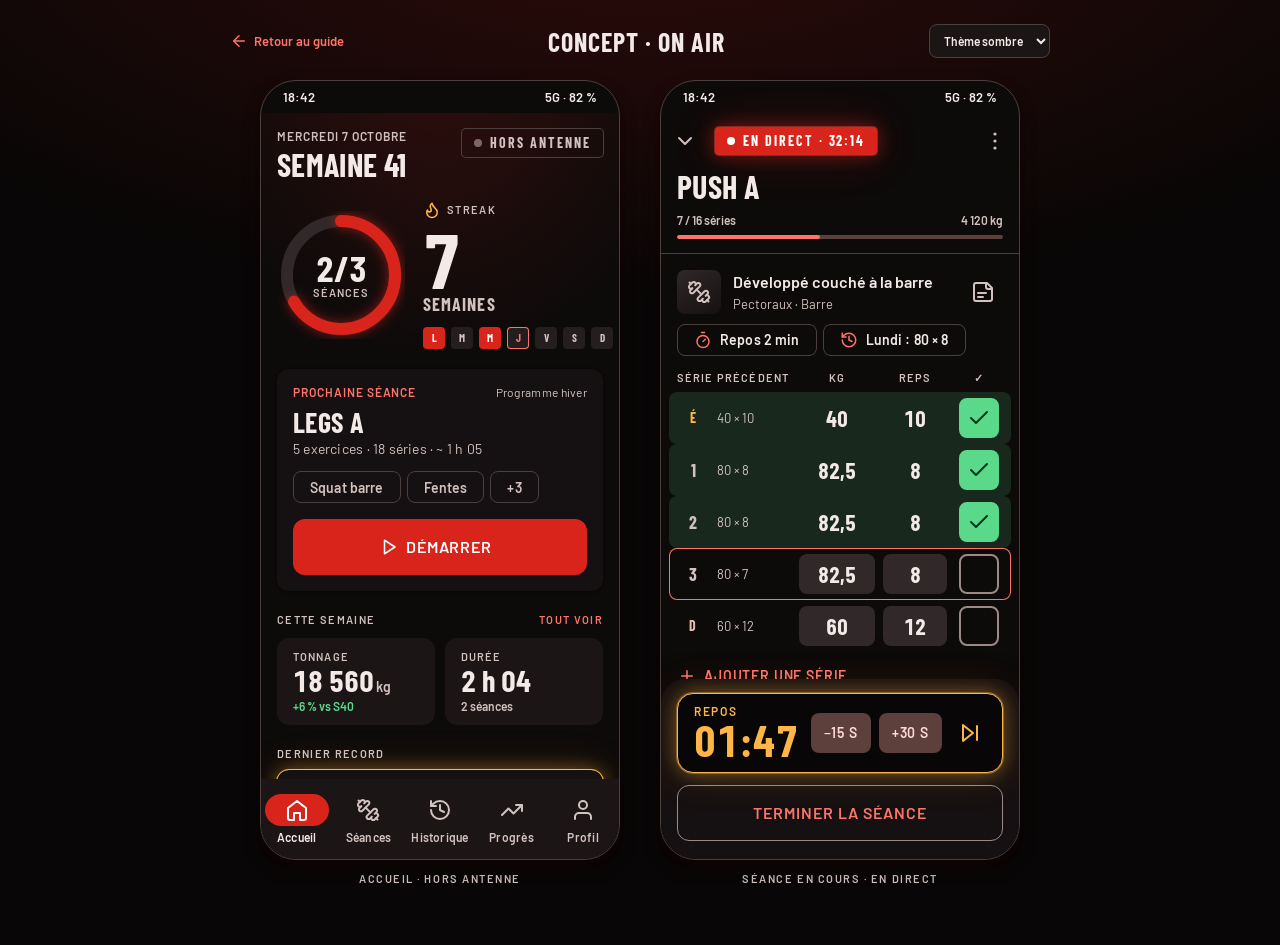
<file: design-system/concept.html>
<!doctype html>
<html lang="fr">
<head>
<meta charset="utf-8">
<meta name="viewport" content="width=device-width, initial-scale=1">
<title>LiftApp · Concept ON AIR</title>
<link href="https://fonts.googleapis.com/css2?family=Barlow:wght@400;600;700&family=Barlow+Condensed:wght@600;700&display=swap" rel="stylesheet">
<link rel="stylesheet" href="styles.css">
<style>
/* mise en page de la démo uniquement : les écrans n'utilisent que les classes de styles.css */
body{font-family:var(--font-body);color:var(--on-surface);background:var(--surface-container-lowest);background-image:var(--wash);min-height:100vh;padding:24px 24px 60px}
.top{display:flex;align-items:center;gap:16px;max-width:820px;margin:0 auto 22px}
.top a{color:var(--primary);text-decoration:none;font:600 13px var(--font-body);display:inline-flex;align-items:center;gap:6px}
.top h1{flex:1;font:700 26px var(--font-display);text-transform:uppercase;letter-spacing:.04em;text-align:center}
.top select{font:600 12px var(--font-body);border:1px solid var(--outline-variant);border-radius:8px;padding:8px 10px;background:var(--surface-container);color:var(--on-surface)}
.screens{display:flex;gap:40px;justify-content:center;flex-wrap:wrap}
.screen-wrap{display:flex;flex-direction:column;align-items:center;gap:12px}
.screen-wrap .cap{font:600 11px var(--font-body);letter-spacing:.14em;text-transform:uppercase;color:var(--on-surface-variant)}
.phone{width:360px;height:780px;border-radius:36px;overflow:hidden;background:var(--background);border:1px solid var(--outline-variant);box-shadow:var(--elev-5);display:flex;flex-direction:column;position:relative}
.status{height:32px;flex:0 0 32px;display:flex;align-items:center;justify-content:space-between;padding:0 22px;font:600 13px var(--font-body);color:var(--on-surface)}
.scroll{flex:1;overflow:auto;scrollbar-width:none}
.scroll::-webkit-scrollbar{width:0}

/* Accueil */
.home{padding:4px 16px 24px;background-image:var(--wash);background-repeat:no-repeat}
.hello{display:flex;align-items:flex-start;justify-content:space-between;padding:12px 0 18px}
.hero{display:grid;grid-template-columns:128px 1fr;gap:18px;align-items:center;margin-bottom:20px}
.streak .k{font:600 11px var(--font-body);letter-spacing:.12em;text-transform:uppercase;color:var(--on-surface-variant);display:flex;align-items:center;gap:6px}
.streak .k .ico{color:var(--tertiary)}
.streak .num{font:700 76px/0.9 var(--font-display);font-variant-numeric:tabular-nums;margin-top:6px}
.streak .unit{font:700 18px var(--font-display);text-transform:uppercase;letter-spacing:.06em;color:var(--on-surface-variant)}
.week{display:flex;gap:6px;margin-top:12px}
.week span{width:22px;height:22px;border-radius:var(--r-xs);background:var(--surface-container-high);font:700 11px/22px var(--font-display);text-align:center;color:var(--on-surface-variant)}
.week span.on{background:var(--primary-container);color:var(--on-primary-container)}
.week span.today{box-shadow:inset 0 0 0 1px var(--primary);color:var(--primary)}
.next .row{display:flex;align-items:center;justify-content:space-between}
.next .exs{display:flex;flex-wrap:wrap;gap:6px;margin:12px 0 16px}
.next .btn{width:100%}
.grid2{display:grid;grid-template-columns:1fr 1fr;gap:10px;margin-top:12px}
.sectitle{font:600 11px var(--font-body);letter-spacing:.12em;text-transform:uppercase;color:var(--on-surface-variant);margin:22px 0 10px;display:flex;justify-content:space-between}
.sectitle a{color:var(--primary);text-decoration:none}

/* Séance en cours */
.live-bar{display:flex;align-items:center;gap:6px;height:56px;padding:0 4px}
.live-bar .onair{margin-right:auto;margin-left:4px}
.live-head{padding:0 16px 14px}
.live-head .meta{display:flex;justify-content:space-between;margin:8px 0 8px;font:600 12px var(--font-body);color:var(--on-surface-variant)}
.ex{padding:4px 8px 8px;border-top:1px solid var(--outline-variant)}
.ex-h{display:flex;align-items:center;gap:12px;padding:12px 8px 10px}
.ex-h .thumb{width:44px;height:44px;border-radius:var(--r-sm);background:linear-gradient(150deg,var(--surface-container-highest),var(--surface-container-low));display:flex;align-items:center;justify-content:center;color:var(--on-surface-variant)}
.ex-h .nm{flex:1;min-width:0}
.ex-h .nm b{display:block;font:600 16px/1.3 var(--font-body)}
.ex-h .nm span{font:400 13px var(--font-body);color:var(--on-surface-variant)}
.ex .chips{display:flex;gap:6px;padding:0 8px 8px}
.setrow.current{box-shadow:inset 0 0 0 1px var(--primary)}
.setrow.current .in{color:var(--on-surface)}
.ex.collapsed .ex-h{opacity:.75}
.dock{flex:0 0 auto;background:var(--surface-container-low);border-radius:var(--r-xl) var(--r-xl) 0 0;padding:14px 16px 18px;box-shadow:0 -6px 20px rgb(var(--shadow-ink)/.35);display:flex;flex-direction:column;gap:12px}
.dock .timer{flex-direction:row;justify-content:space-between;padding:10px 12px 10px 16px}
.dock .timer .t{font-size:44px}
.dock .timer .row .btn{padding:0 12px}
.dock .btn-lg{width:100%}
</style>
</head>
<body>
<!-- sprite copié depuis icons.html -->
<svg width="0" height="0" style="position:absolute" aria-hidden="true">
  <symbol id="i-home" viewBox="0 0 24 24"><path d="M3 10l9-7 9 7v10a2 2 0 0 1-2 2h-4v-7H9v7H5a2 2 0 0 1-2-2z"/></symbol>
  <symbol id="i-dumbbell" viewBox="0 0 24 24"><path d="M14.4 14.4 9.6 9.6"/><path d="M18.66 21.49a2 2 0 1 1-2.83-2.83l-1.77 1.77a2 2 0 1 1-2.83-2.83l6.36-6.36a2 2 0 1 1 2.83 2.83l-1.77 1.77a2 2 0 1 1 2.83 2.83z"/><path d="m21.5 21.5-1.4-1.4"/><path d="M3.9 3.9 2.5 2.5"/><path d="M6.4 12.77a2 2 0 1 1-2.83-2.83l1.77-1.77a2 2 0 1 1-2.83-2.83l2.83-2.83a2 2 0 1 1 2.83 2.83l1.77-1.77a2 2 0 1 1 2.83 2.83z"/></symbol>
  <symbol id="i-history" viewBox="0 0 24 24"><path d="M3 12a9 9 0 1 0 9-9 9.75 9.75 0 0 0-6.74 2.74L3 8"/><path d="M3 3v5h5"/><path d="M12 7v5l4 2"/></symbol>
  <symbol id="i-trending-up" viewBox="0 0 24 24"><path d="M22 7l-8.5 8.5-5-5L2 17"/><path d="M16 7h6v6"/></symbol>
  <symbol id="i-user" viewBox="0 0 24 24"><path d="M20 21v-2a4 4 0 0 0-4-4H8a4 4 0 0 0-4 4v2"/><circle cx="12" cy="7" r="4"/></symbol>
  <symbol id="i-search" viewBox="0 0 24 24"><circle cx="11" cy="11" r="8"/><path d="M21 21l-4.35-4.35"/></symbol>
  <symbol id="i-filter" viewBox="0 0 24 24"><path d="M3 6h18M7 12h10M10 18h4"/></symbol>
  <symbol id="i-plus" viewBox="0 0 24 24"><path d="M12 5v14M5 12h14"/></symbol>
  <symbol id="i-minus" viewBox="0 0 24 24"><path d="M5 12h14"/></symbol>
  <symbol id="i-check" viewBox="0 0 24 24"><path d="M20 6L9 17l-5-5"/></symbol>
  <symbol id="i-close" viewBox="0 0 24 24"><path d="M18 6L6 18M6 6l12 12"/></symbol>
  <symbol id="i-back" viewBox="0 0 24 24"><path d="M19 12H5"/><path d="M12 19l-7-7 7-7"/></symbol>
  <symbol id="i-menu" viewBox="0 0 24 24"><path d="M3 6h18M3 12h18M3 18h18"/></symbol>
  <symbol id="i-chevron-right" viewBox="0 0 24 24"><path d="M9 18l6-6-6-6"/></symbol>
  <symbol id="i-chevron-down" viewBox="0 0 24 24"><path d="M6 9l6 6 6-6"/></symbol>
  <symbol id="i-more-v" viewBox="0 0 24 24"><circle cx="12" cy="5" r="1.6" fill="currentColor" stroke="none"/><circle cx="12" cy="12" r="1.6" fill="currentColor" stroke="none"/><circle cx="12" cy="19" r="1.6" fill="currentColor" stroke="none"/></symbol>
  <symbol id="i-grip" viewBox="0 0 24 24"><circle cx="9" cy="6" r="1.4" fill="currentColor" stroke="none"/><circle cx="15" cy="6" r="1.4" fill="currentColor" stroke="none"/><circle cx="9" cy="12" r="1.4" fill="currentColor" stroke="none"/><circle cx="15" cy="12" r="1.4" fill="currentColor" stroke="none"/><circle cx="9" cy="18" r="1.4" fill="currentColor" stroke="none"/><circle cx="15" cy="18" r="1.4" fill="currentColor" stroke="none"/></symbol>
  <symbol id="i-edit" viewBox="0 0 24 24"><path d="M12 20h9"/><path d="M16.5 3.5a2.12 2.12 0 0 1 3 3L7 19l-4 1 1-4z"/></symbol>
  <symbol id="i-trash" viewBox="0 0 24 24"><path d="M3 6h18"/><path d="M19 6v14a2 2 0 0 1-2 2H7a2 2 0 0 1-2-2V6m3 0V4a2 2 0 0 1 2-2h4a2 2 0 0 1 2 2v2"/><path d="M10 11v6M14 11v6"/></symbol>
  <symbol id="i-copy" viewBox="0 0 24 24"><rect x="8" y="8" width="14" height="14" rx="2"/><path d="M4 16a2 2 0 0 1-2-2V4a2 2 0 0 1 2-2h10a2 2 0 0 1 2 2"/></symbol>
  <symbol id="i-swap" viewBox="0 0 24 24"><path d="M16 3l4 4-4 4"/><path d="M20 7H4"/><path d="M8 21l-4-4 4-4"/><path d="M4 17h16"/></symbol>
  <symbol id="i-folder" viewBox="0 0 24 24"><path d="M20 20a2 2 0 0 0 2-2V8a2 2 0 0 0-2-2h-7.9a2 2 0 0 1-1.69-.9L9.6 3.9A2 2 0 0 0 7.93 3H4a2 2 0 0 0-2 2v13a2 2 0 0 0 2 2z"/></symbol>
  <symbol id="i-note" viewBox="0 0 24 24"><path d="M16 3H5a2 2 0 0 0-2 2v14a2 2 0 0 0 2 2h14a2 2 0 0 0 2-2V8z"/><path d="M15 3v4a2 2 0 0 0 2 2h4"/><path d="M7 13h8M7 17h5"/></symbol>
  <symbol id="i-timer" viewBox="0 0 24 24"><path d="M10 2h4"/><path d="M12 14l3-3"/><circle cx="12" cy="14" r="8"/></symbol>
  <symbol id="i-play" viewBox="0 0 24 24"><path d="M6 3l14 9-14 9z"/></symbol>
  <symbol id="i-pause" viewBox="0 0 24 24"><rect x="6" y="4" width="4" height="16" rx="1"/><rect x="14" y="4" width="4" height="16" rx="1"/></symbol>
  <symbol id="i-skip" viewBox="0 0 24 24"><path d="M5 4l10 8-10 8z"/><path d="M19 5v14"/></symbol>
  <symbol id="i-flame" viewBox="0 0 24 24"><path d="M8.5 14.5A2.5 2.5 0 0 0 11 12c0-1.38-.5-2-1-3-1.07-2.14-.22-4.05 2-6 .5 2.5 2 4.9 4 6.5 2 1.6 3 3.5 3 5.5a7 7 0 1 1-14 0c0-1.15.43-2.29 1-3a2.5 2.5 0 0 0 2.5 2.5z"/></symbol>
  <symbol id="i-trophy" viewBox="0 0 24 24"><path d="M6 9H4.5a2.5 2.5 0 0 1 0-5H6"/><path d="M18 9h1.5a2.5 2.5 0 0 0 0-5H18"/><path d="M4 22h16"/><path d="M10 14.66V17c0 .55-.47.98-.97 1.21C7.85 18.75 7 20.24 7 22"/><path d="M14 14.66V17c0 .55.47.98.97 1.21C16.15 18.75 17 20.24 17 22"/><path d="M18 2H6v7a6 6 0 0 0 12 0z"/></symbol>
  <symbol id="i-chart" viewBox="0 0 24 24"><path d="M3 3v18h18"/><path d="M18 17V9M13 17V5M8 17v-3"/></symbol>
  <symbol id="i-calendar" viewBox="0 0 24 24"><rect x="3" y="4" width="18" height="18" rx="2"/><path d="M16 2v4M8 2v4M3 10h18"/></symbol>
  <symbol id="i-clock" viewBox="0 0 24 24"><circle cx="12" cy="12" r="10"/><path d="M12 6v6l4 2"/></symbol>
  <symbol id="i-radio" viewBox="0 0 24 24"><circle cx="12" cy="12" r="2"/><path d="M4.9 19.1C1 15.2 1 8.8 4.9 4.9"/><path d="M7.8 16.2c-2.3-2.3-2.3-6.1 0-8.5"/><path d="M16.2 7.8c2.3 2.3 2.3 6.1 0 8.5"/><path d="M19.1 4.9C23 8.8 23 15.1 19.1 19"/></symbol>
  <symbol id="i-bell" viewBox="0 0 24 24"><path d="M18 8a6 6 0 0 0-12 0c0 7-3 9-3 9h18s-3-2-3-9"/><path d="M13.7 21a2 2 0 0 1-3.4 0"/></symbol>
  <symbol id="i-settings" viewBox="0 0 24 24"><path d="M4 21v-7M4 10V3M12 21v-9M12 8V3M20 21v-5M20 12V3M1 14h6M9 8h6M17 16h6"/></symbol>
  <symbol id="i-camera" viewBox="0 0 24 24"><path d="M23 19a2 2 0 0 1-2 2H3a2 2 0 0 1-2-2V8a2 2 0 0 1 2-2h4l2-3h6l2 3h4a2 2 0 0 1 2 2z"/><circle cx="12" cy="13" r="4"/></symbol>
  <symbol id="i-lock" viewBox="0 0 24 24"><rect x="3" y="11" width="18" height="11" rx="2"/><path d="M7 11V7a5 5 0 0 1 10 0v4"/></symbol>
  <symbol id="i-share" viewBox="0 0 24 24"><circle cx="18" cy="5" r="3"/><circle cx="6" cy="12" r="3"/><circle cx="18" cy="19" r="3"/><path d="M8.6 13.5l6.8 4M15.4 6.5l-6.8 4"/></symbol>
  <symbol id="i-info" viewBox="0 0 24 24"><circle cx="12" cy="12" r="10"/><path d="M12 16v-4M12 8h.01"/></symbol>
  <symbol id="i-star" viewBox="0 0 24 24"><path d="M12 2l3.1 6.3 6.9 1-5 4.9 1.2 6.9L12 17.8 5.8 21l1.2-6.9-5-4.9 6.9-1z"/></symbol>
</svg>

<div class="top">
  <a href="index.html"><svg class="ico ico--sm"><use href="#i-back"/></svg>Retour au guide</a>
  <h1>Concept · On air</h1>
  <select id="themeSel" title="Thème"><option value="dark">Thème sombre</option><option value="light">Thème clair</option></select>
</div>

<div class="screens">
  <!-- ============ ÉCRAN 1 : ACCUEIL (tableau de bord, typo géante, asymétrie) ============ -->
  <div class="screen-wrap">
    <div class="phone">
      <div class="status"><span>18:42</span><span>5G · 82 %</span></div>
      <div class="scroll"><div class="home">
        <div class="hello">
          <div><div class="t-label-m muted">Mercredi 7 octobre</div><div class="t-headline-l" style="margin-top:2px">Semaine 41</div></div>
          <span class="onair is-off"><span class="dot"></span>Hors antenne</span>
        </div>

        <div class="hero">
          <div class="ring"><svg viewBox="0 0 128 128"><circle class="trk" cx="64" cy="64" r="54"/><circle class="bar" cx="64" cy="64" r="54" stroke-dasharray="339.3" stroke-dashoffset="113.1"/></svg><div class="c"><span class="big">2/3</span><span class="sm">séances</span></div></div>
          <div class="streak">
            <div class="k"><svg class="ico ico--sm"><use href="#i-flame"/></svg>Streak</div>
            <div class="num">7</div><div class="unit">semaines</div>
            <div class="week" aria-label="Séances de la semaine"><span class="on">L</span><span>M</span><span class="on">M</span><span class="today">J</span><span>V</span><span>S</span><span>D</span></div>
          </div>
        </div>

        <div class="card card-elevated next">
          <div class="row"><span class="t-label-m" style="color:var(--primary)">Prochaine séance</span><span class="t-body-s muted">Programme hiver</span></div>
          <div class="t-headline-m" style="margin-top:6px">Legs A</div>
          <div class="t-body-m muted">5 exercices · 18 séries · ~ 1 h 05</div>
          <div class="exs"><span class="chip chip-suggest">Squat barre</span><span class="chip chip-suggest">Fentes</span><span class="chip chip-suggest">+3</span></div>
          <button class="btn btn-filled btn-lg sl"><svg class="ico"><use href="#i-play"/></svg>Démarrer</button>
        </div>

        <div class="sectitle"><span>Cette semaine</span><a href="#">Tout voir</a></div>
        <div class="grid2">
          <div class="stat"><span class="k">Tonnage</span><span class="v">18 560<small>kg</small></span><span class="d">+6 % vs S40</span></div>
          <div class="stat"><span class="k">Durée</span><span class="v">2 h 04</span><span class="d" style="color:var(--on-surface-variant)">2 séances</span></div>
        </div>

        <div class="sectitle"><span>Dernier record</span></div>
        <div class="card card-elevated is-signal" style="display:flex;align-items:center;gap:14px">
          <svg class="ico ico--lg" style="color:var(--tertiary)"><use href="#i-trophy"/></svg>
          <div style="flex:1"><div class="t-title-s">Développé couché à la barre</div><div class="t-body-s muted">1RM estimé · lundi</div></div>
          <div class="t-display-s">97,5<span class="t-title-s muted"> kg</span></div>
        </div>
      </div></div>
      <div class="navbar">
        <div class="ni on"><div class="pill"><svg class="ico"><use href="#i-home"/></svg></div>Accueil</div>
        <div class="ni"><div class="pill"><svg class="ico"><use href="#i-dumbbell"/></svg></div>Séances</div>
        <div class="ni"><div class="pill"><svg class="ico"><use href="#i-history"/></svg></div>Historique</div>
        <div class="ni"><div class="pill"><svg class="ico"><use href="#i-trending-up"/></svg></div>Progrès</div>
        <div class="ni"><div class="pill"><svg class="ico"><use href="#i-user"/></svg></div>Profil</div>
      </div>
    </div>
    <div class="cap">Accueil · hors antenne</div>
  </div>

  <!-- ============ ÉCRAN 2 : SÉANCE EN COURS (en direct, dock surélevé, CTA collant) ============ -->
  <div class="screen-wrap">
    <div class="phone">
      <div class="status"><span>18:42</span><span>5G · 82 %</span></div>
      <div class="live-bar">
        <button class="icbtn" aria-label="Réduire la séance"><svg class="ico"><use href="#i-chevron-down"/></svg></button>
        <span class="onair"><span class="dot"></span>En direct · 32:14</span>
        <button class="icbtn" aria-label="Plus d'options"><svg class="ico"><use href="#i-more-v"/></svg></button>
      </div>
      <div class="scroll">
        <div class="live-head">
          <div class="t-headline-l">Push A</div>
          <div class="meta"><span>7 / 16 séries</span><span>4 120 kg</span></div>
          <div class="lin"><i style="width:44%"></i></div>
        </div>

        <div class="ex">
          <div class="ex-h">
            <div class="thumb"><svg class="ico"><use href="#i-dumbbell"/></svg></div>
            <div class="nm"><b>Développé couché à la barre</b><span>Pectoraux · Barre</span></div>
            <button class="icbtn" aria-label="Note de l'exercice"><svg class="ico"><use href="#i-note"/></svg></button>
          </div>
          <div class="chips"><span class="chip chip-assist"><svg class="ico"><use href="#i-timer"/></svg>Repos 2 min</span><span class="chip chip-assist"><svg class="ico"><use href="#i-history"/></svg>Lundi : 80 × 8</span></div>
          <div class="setrow head"><span>Série</span><span>Précédent</span><span>kg</span><span>Reps</span><span>✓</span></div>
          <div class="setrow done"><span class="n w">É</span><span class="prev">40 × 10</span><span class="in">40</span><span class="in">10</span><span class="ok"><svg class="ico"><use href="#i-check"/></svg></span></div>
          <div class="setrow done"><span class="n">1</span><span class="prev">80 × 8</span><span class="in">82,5</span><span class="in">8</span><span class="ok"><svg class="ico"><use href="#i-check"/></svg></span></div>
          <div class="setrow done"><span class="n">2</span><span class="prev">80 × 8</span><span class="in">82,5</span><span class="in">8</span><span class="ok"><svg class="ico"><use href="#i-check"/></svg></span></div>
          <div class="setrow current"><span class="n">3</span><span class="prev">80 × 7</span><span class="in">82,5</span><span class="in">8</span><span class="ok"><svg class="ico"><use href="#i-check"/></svg></span></div>
          <div class="setrow"><span class="n d">D</span><span class="prev">60 × 12</span><span class="in">60</span><span class="in">12</span><span class="ok"><svg class="ico"><use href="#i-check"/></svg></span></div>
          <button class="btn btn-text sl" style="margin:4px 0 0 4px"><svg class="ico"><use href="#i-plus"/></svg>Ajouter une série</button>
        </div>

        <div class="ex collapsed">
          <div class="ex-h">
            <div class="thumb"><svg class="ico"><use href="#i-dumbbell"/></svg></div>
            <div class="nm"><b>Développé militaire haltères</b><span>0 / 3 séries · Épaules</span></div>
            <svg class="ico" style="color:var(--on-surface-variant);margin-right:8px"><use href="#i-chevron-down"/></svg>
          </div>
        </div>
        <div class="ex collapsed">
          <div class="ex-h">
            <div class="thumb"><svg class="ico"><use href="#i-dumbbell"/></svg></div>
            <div class="nm"><b>Dips</b><span>0 / 3 séries · Triceps</span></div>
            <svg class="ico" style="color:var(--on-surface-variant);margin-right:8px"><use href="#i-chevron-down"/></svg>
          </div>
        </div>
      </div>

      <div class="dock">
        <div class="timer" role="timer" aria-label="Repos restant 1 minute 47">
          <div><div class="lbl">Repos</div><div class="t">01:47</div></div>
          <div class="row"><button class="btn btn-tonal">−15 s</button><button class="btn btn-tonal">+30 s</button><button class="icbtn" aria-label="Passer le repos" style="color:var(--tertiary)"><svg class="ico"><use href="#i-skip"/></svg></button></div>
        </div>
        <button class="btn btn-outlined btn-lg sl">Terminer la séance</button>
      </div>
    </div>
    <div class="cap">Séance en cours · en direct</div>
  </div>
</div>

<script>
function applyTheme(t){if(t==='light')document.documentElement.dataset.theme='light';else delete document.documentElement.dataset.theme;themeSel.value=t;try{localStorage.setItem('liftds-theme',t)}catch(e){}}
themeSel.onchange=()=>applyTheme(themeSel.value);
let saved='dark';try{saved=localStorage.getItem('liftds-theme')||'dark'}catch(e){}
applyTheme(saved);
</script>
</body>
</html>
</file>
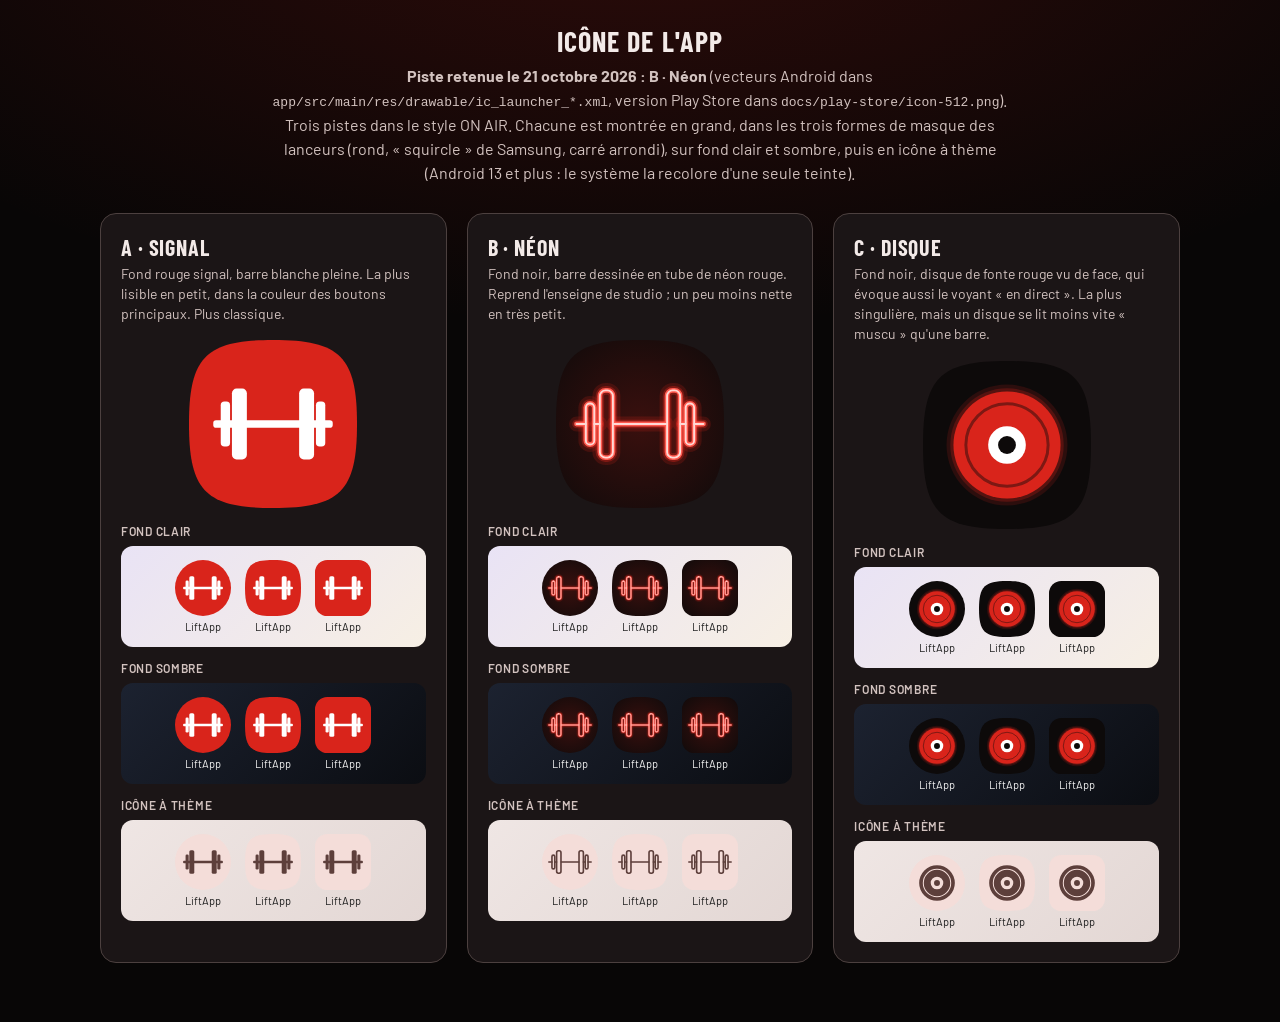
<file: design-system/icon.html>
<!doctype html>
<html lang="fr">
<head>
<meta charset="utf-8">
<meta name="viewport" content="width=device-width, initial-scale=1">
<title>LiftApp · Icône</title>
<link href="https://fonts.googleapis.com/css2?family=Barlow:wght@400;600;700&family=Barlow+Condensed:wght@600;700&display=swap" rel="stylesheet">
<link rel="stylesheet" href="styles.css">
<style>
/* Mise en page de la démo uniquement. Les icônes sont dessinées en SVG sur la grille 108 x 108 d'une icône
   adaptative Android : seule la zone centrale de 72 x 72 est visible, découpée par le masque du lanceur. */
body{font-family:var(--font-body);color:var(--on-surface);background:var(--surface-container-lowest);background-image:var(--wash);min-height:100vh;padding:24px 16px 60px}
h1{font:700 28px var(--font-display);text-transform:uppercase;letter-spacing:.04em;text-align:center;margin:0 0 6px}
.intro{max-width:760px;margin:0 auto 28px;text-align:center;color:var(--on-surface-variant);line-height:1.5}
.options{display:grid;grid-template-columns:repeat(auto-fit,minmax(300px,1fr));gap:20px;max-width:1080px;margin:0 auto}
.card{background:var(--surface-container);border:1px solid var(--outline-variant);border-radius:16px;padding:20px}
.card h2{font:700 22px var(--font-display);text-transform:uppercase;letter-spacing:.04em;margin:0 0 4px}
.card p{margin:0 0 16px;color:var(--on-surface-variant);line-height:1.45;font-size:14px}
.hero{display:flex;justify-content:center;margin-bottom:16px}
.label{font:600 12px var(--font-body);color:var(--on-surface-variant);text-transform:uppercase;letter-spacing:.06em;margin:14px 0 8px}
.wall{display:flex;gap:14px;align-items:center;justify-content:center;padding:14px;border-radius:12px}
.wall.light{background:linear-gradient(135deg,#e9e3f5,#f7efe4)}
.wall.dark{background:linear-gradient(135deg,#1c2230,#0b0d12)}
.wall.themed{background:linear-gradient(135deg,#efe6e4,#e3d7d4)}
.app{display:flex;flex-direction:column;align-items:center;gap:4px;font-size:11px}
.wall.light .app,.wall.themed .app{color:#222}
.wall.dark .app{color:#eee}
svg{display:block}
</style>
</head>
<body>
<h1>Icône de l'app</h1>
<p class="intro"><strong>Piste retenue le 21 octobre 2026 : B · Néon</strong> (vecteurs Android dans
<code>app/src/main/res/drawable/ic_launcher_*.xml</code>, version Play Store dans <code>docs/play-store/icon-512.png</code>).<br>
Trois pistes dans le style ON AIR. Chacune est montrée en grand, dans les trois formes de masque des
lanceurs (rond, « squircle » de Samsung, carré arrondi), sur fond clair et sombre, puis en icône à thème
(Android 13 et plus : le système la recolore d'une seule teinte).</p>
<div class="options" id="options"></div>

<script>
// Chaque piste : un fond et un premier plan, sur la grille 108 x 108. Le premier plan reste dans le cercle
// central de 66 de diamètre (zone sûre), le seul garanti visible quel que soit le masque.
const RED = '#D9241B', INK = '#0D0A0A';

const barbell = c => `
  <rect x="22" y="52" width="64" height="4" rx="1.5" fill="${c}"/>
  <rect x="32" y="35" width="8" height="38" rx="2.5" fill="${c}"/>
  <rect x="68" y="35" width="8" height="38" rx="2.5" fill="${c}"/>
  <rect x="26" y="42" width="5" height="24" rx="2" fill="${c}"/>
  <rect x="77" y="42" width="5" height="24" rx="2" fill="${c}"/>`;

// Barre en tubes de néon : les mêmes formes en contours, entourées de halos de plus en plus larges et transparents.
const neonShapes = `
  <rect x="32.5" y="36" width="7" height="36" rx="3"/>
  <rect x="68.5" y="36" width="7" height="36" rx="3"/>
  <rect x="25" y="43" width="4.5" height="22" rx="2.2"/>
  <rect x="78.5" y="43" width="4.5" height="22" rx="2.2"/>
  <path d="M40 54H68M29.5 54H32.5M75.5 54H78.5M20 54H25M83 54H88"/>`;
const neon = mono => mono
  ? `<g fill="none" stroke="currentColor" stroke-width="2.6" stroke-linecap="round">${neonShapes}</g>`
  : `<g fill="none" stroke-linecap="round" stroke-linejoin="round">
      <g stroke="#EB281E" stroke-opacity=".16" stroke-width="8">${neonShapes}</g>
      <g stroke="#EB281E" stroke-opacity=".32" stroke-width="4.6">${neonShapes}</g>
      <g stroke="#FF5A4E" stroke-width="2.6">${neonShapes}</g>
      <g stroke="#FFD9D5" stroke-width="1">${neonShapes}</g>
    </g>`;

// Disque de fonte vu de face, qui rappelle aussi le voyant rouge « en direct » d'un studio.
const plate = mono => mono
  ? `<path fill="currentColor" fill-rule="evenodd" d="M54 27a27 27 0 1 0 0 54a27 27 0 1 0 0-54zM54 32.5a21.5 21.5 0 1 0 0 43a21.5 21.5 0 1 0 0-43zM54 34a20 20 0 1 1 0 40a20 20 0 1 1 0-40zM54 44.5a9.5 9.5 0 1 0 0 19a9.5 9.5 0 1 0 0-19zM54 49.5a4.5 4.5 0 1 1 0 9a4.5 4.5 0 1 1 0-9z"/>`
  : `<circle cx="54" cy="54" r="30.5" fill="#EB281E" fill-opacity=".14"/>
     <circle cx="54" cy="54" r="28.6" fill="#EB281E" fill-opacity=".22"/>
     <circle cx="54" cy="54" r="27" fill="${RED}"/>
     <circle cx="54" cy="54" r="20.75" fill="none" stroke="${INK}" stroke-opacity=".45" stroke-width="1.5"/>
     <circle cx="54" cy="54" r="9.5" fill="#FFFFFF"/>
     <circle cx="54" cy="54" r="4.5" fill="${INK}"/>`;

// Le dessin occupe environ 50 sur 108, comme les icônes du système : il respire dans tous les masques.
const fit = (content, k) => `<g transform="translate(54 54) scale(${k}) translate(-54 -54)">${content}</g>`;

const OPTIONS = [
  {
    name: 'A · Signal',
    text: 'Fond rouge signal, barre blanche pleine. La plus lisible en petit, dans la couleur des boutons principaux. Plus classique.',
    bg: () => `<rect x="0" y="0" width="108" height="108" fill="${RED}"/>`,
    fg: mono => fit(barbell(mono ? 'currentColor' : '#FFFFFF'), .8)
  },
  {
    name: 'B · Néon',
    text: 'Fond noir, barre dessinée en tube de néon rouge. Reprend l\'enseigne de studio ; un peu moins nette en très petit.',
    bg: () => `<rect x="0" y="0" width="108" height="108" fill="${INK}"/>
               <rect x="0" y="0" width="108" height="108" fill="url(#wash)"/>`,
    fg: mono => fit(neon(mono), .8)
  },
  {
    name: 'C · Disque',
    text: 'Fond noir, disque de fonte rouge vu de face, qui évoque aussi le voyant « en direct ». La plus singulière, mais un disque se lit moins vite « muscu » qu\'une barre.',
    bg: () => `<rect x="0" y="0" width="108" height="108" fill="${INK}"/>`,
    fg: mono => fit(plate(mono), .85)
  }
];

// Masques des lanceurs, dessinés de 0 à 1 puis agrandis à la zone visible (18 à 90).
const FIT = 'transform="translate(18 18) scale(72)"';
const MASKS = {
  rond: `<circle cx=".5" cy=".5" r=".5" ${FIT}/>`,
  squircle: `<path d="M.5 0C.9 0 1 .1 1 .5S.9 1 .5 1 0 .9 0 .5 .1 0 .5 0z" ${FIT}/>`,
  carré: `<rect width="1" height="1" rx=".22" ${FIT}/>`
};

let uid = 0;
function icon(option, size, mask, mono = false) {
  const id = 'i' + (uid++);
  const background = mono
    ? `<rect x="0" y="0" width="108" height="108" fill="#F4DDD9"/>`
    : option.bg();
  return `<svg width="${size}" height="${size}" viewBox="18 18 72 72" role="img" aria-label="${option.name}"
      style="color:#5D3F3B">
    <defs>
      <clipPath id="${id}">${MASKS[mask]}</clipPath>
      <radialGradient id="wash" cx=".5" cy=".5" r=".5">
        <stop offset="0" stop-color="#D9241B" stop-opacity=".22"/><stop offset="1" stop-color="#D9241B" stop-opacity="0"/>
      </radialGradient>
    </defs>
    <g clip-path="url(#${id})">${background}${option.fg(mono)}</g>
  </svg>`;
}

const row = (option, wall, mono) => `<div class="wall ${wall}">${
  Object.keys(MASKS).map(mask => `<div class="app">${icon(option, 56, mask, mono)}<span>LiftApp</span></div>`).join('')
}</div>`;

document.getElementById('options').innerHTML = OPTIONS.map(option => `
  <section class="card">
    <h2>${option.name}</h2>
    <p>${option.text}</p>
    <div class="hero">${icon(option, 168, 'squircle')}</div>
    <div class="label">Fond clair</div>${row(option, 'light', false)}
    <div class="label">Fond sombre</div>${row(option, 'dark', false)}
    <div class="label">Icône à thème</div>${row(option, 'themed', true)}
  </section>`).join('');
</script>
</body>
</html>
</file>
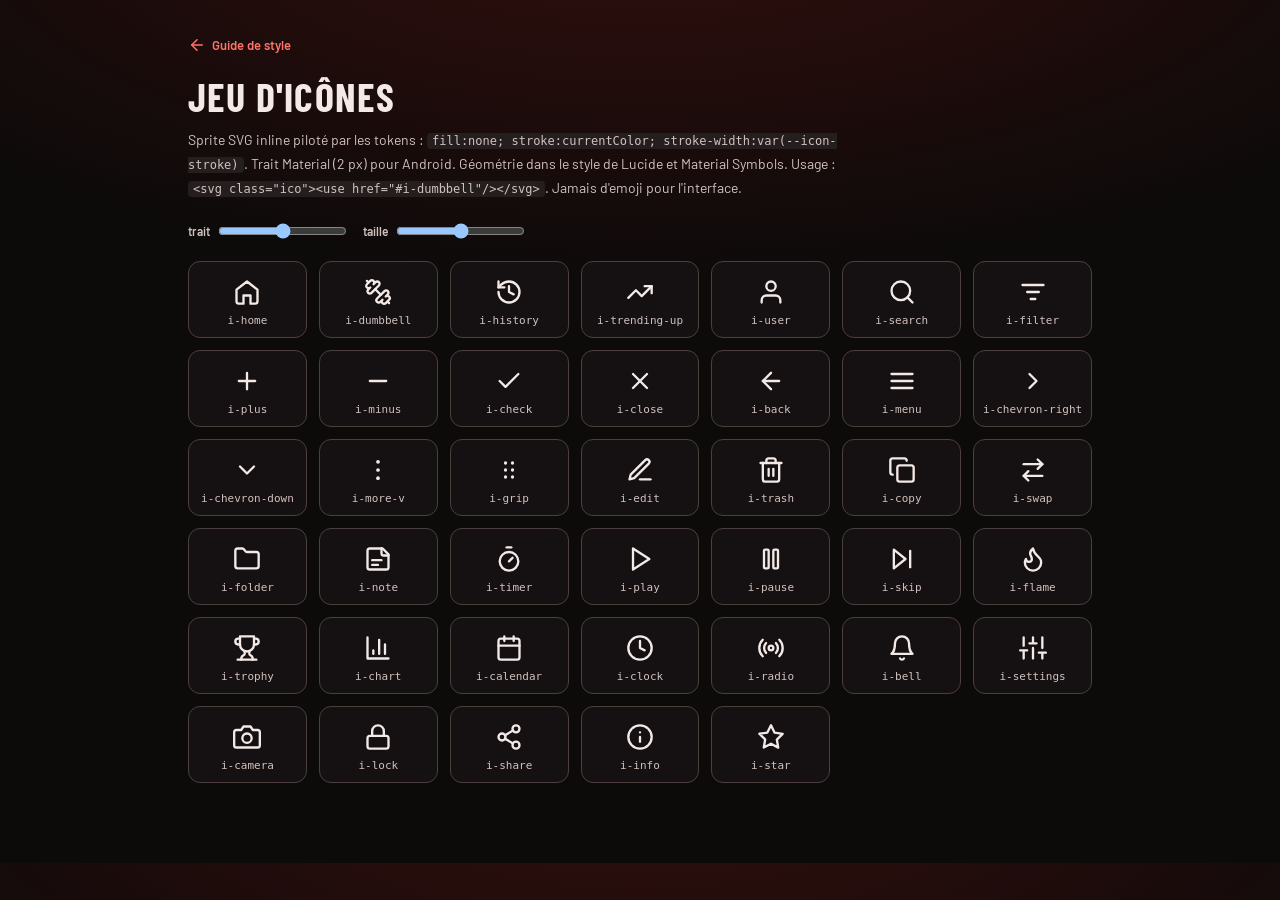
<file: design-system/icons.html>
<!doctype html>
<html lang="fr">
<head>
<meta charset="utf-8">
<meta name="viewport" content="width=device-width, initial-scale=1">
<title>LiftApp · Icônes</title>
<link href="https://fonts.googleapis.com/css2?family=Barlow:wght@400;600;700&family=Barlow+Condensed:wght@600;700&display=swap" rel="stylesheet">
<link rel="stylesheet" href="styles.css">
<style>
body{font-family:var(--font-body);color:var(--on-surface);background:var(--background);background-image:var(--wash);padding:36px 28px 80px;max-width:960px;margin:0 auto}
h1{font:700 40px var(--font-display);text-transform:uppercase;letter-spacing:.03em}
.lede{color:var(--on-surface-variant);font-size:14px;margin:8px 0 24px;line-height:1.7;max-width:680px}
.lede code{font:12px var(--font-mono);background:var(--surface-container-high);padding:1px 5px;border-radius:4px}
.controls{display:flex;gap:16px;align-items:center;margin-bottom:22px;flex-wrap:wrap}
.controls label{font:600 12px var(--font-body);color:var(--on-surface-variant);display:flex;gap:8px;align-items:center}
.grid{display:grid;grid-template-columns:repeat(auto-fill,minmax(112px,1fr));gap:12px}
.tile{background:var(--surface-container-low);border:1px solid var(--outline-variant);border-radius:var(--r-md);padding:16px 8px 10px;display:flex;flex-direction:column;align-items:center;gap:8px;color:var(--on-surface)}
.tile .name{font:11px var(--font-mono);color:var(--on-surface-variant)}
.back{display:inline-flex;align-items:center;gap:6px;color:var(--primary);text-decoration:none;font:600 13px var(--font-body);margin-bottom:18px}
</style>
</head>
<body>

<!-- =========================================================================
     SPRITE D'ICÔNES — à copier en haut de index.html et concept.html.
     Usage : <svg class="ico"><use href="#i-home"/></svg>
     Thème via styles.css (.ico + --icon-size / --icon-stroke). Géométrie dans le style
     des jeux ouverts Lucide (ISC/MIT) et Material Symbols (Apache-2.0). Jamais d'emoji.
     Sur Android, ces icônes deviennent des vector drawables (res/drawable/ic_*.xml).
     ========================================================================= -->
<svg width="0" height="0" style="position:absolute" aria-hidden="true">
  <symbol id="i-home" viewBox="0 0 24 24"><path d="M3 10l9-7 9 7v10a2 2 0 0 1-2 2h-4v-7H9v7H5a2 2 0 0 1-2-2z"/></symbol>
  <symbol id="i-dumbbell" viewBox="0 0 24 24"><path d="M14.4 14.4 9.6 9.6"/><path d="M18.66 21.49a2 2 0 1 1-2.83-2.83l-1.77 1.77a2 2 0 1 1-2.83-2.83l6.36-6.36a2 2 0 1 1 2.83 2.83l-1.77 1.77a2 2 0 1 1 2.83 2.83z"/><path d="m21.5 21.5-1.4-1.4"/><path d="M3.9 3.9 2.5 2.5"/><path d="M6.4 12.77a2 2 0 1 1-2.83-2.83l1.77-1.77a2 2 0 1 1-2.83-2.83l2.83-2.83a2 2 0 1 1 2.83 2.83l1.77-1.77a2 2 0 1 1 2.83 2.83z"/></symbol>
  <symbol id="i-history" viewBox="0 0 24 24"><path d="M3 12a9 9 0 1 0 9-9 9.75 9.75 0 0 0-6.74 2.74L3 8"/><path d="M3 3v5h5"/><path d="M12 7v5l4 2"/></symbol>
  <symbol id="i-trending-up" viewBox="0 0 24 24"><path d="M22 7l-8.5 8.5-5-5L2 17"/><path d="M16 7h6v6"/></symbol>
  <symbol id="i-user" viewBox="0 0 24 24"><path d="M20 21v-2a4 4 0 0 0-4-4H8a4 4 0 0 0-4 4v2"/><circle cx="12" cy="7" r="4"/></symbol>
  <symbol id="i-search" viewBox="0 0 24 24"><circle cx="11" cy="11" r="8"/><path d="M21 21l-4.35-4.35"/></symbol>
  <symbol id="i-filter" viewBox="0 0 24 24"><path d="M3 6h18M7 12h10M10 18h4"/></symbol>
  <symbol id="i-plus" viewBox="0 0 24 24"><path d="M12 5v14M5 12h14"/></symbol>
  <symbol id="i-minus" viewBox="0 0 24 24"><path d="M5 12h14"/></symbol>
  <symbol id="i-check" viewBox="0 0 24 24"><path d="M20 6L9 17l-5-5"/></symbol>
  <symbol id="i-close" viewBox="0 0 24 24"><path d="M18 6L6 18M6 6l12 12"/></symbol>
  <symbol id="i-back" viewBox="0 0 24 24"><path d="M19 12H5"/><path d="M12 19l-7-7 7-7"/></symbol>
  <symbol id="i-menu" viewBox="0 0 24 24"><path d="M3 6h18M3 12h18M3 18h18"/></symbol>
  <symbol id="i-chevron-right" viewBox="0 0 24 24"><path d="M9 18l6-6-6-6"/></symbol>
  <symbol id="i-chevron-down" viewBox="0 0 24 24"><path d="M6 9l6 6 6-6"/></symbol>
  <symbol id="i-more-v" viewBox="0 0 24 24"><circle cx="12" cy="5" r="1.6" fill="currentColor" stroke="none"/><circle cx="12" cy="12" r="1.6" fill="currentColor" stroke="none"/><circle cx="12" cy="19" r="1.6" fill="currentColor" stroke="none"/></symbol>
  <symbol id="i-grip" viewBox="0 0 24 24"><circle cx="9" cy="6" r="1.4" fill="currentColor" stroke="none"/><circle cx="15" cy="6" r="1.4" fill="currentColor" stroke="none"/><circle cx="9" cy="12" r="1.4" fill="currentColor" stroke="none"/><circle cx="15" cy="12" r="1.4" fill="currentColor" stroke="none"/><circle cx="9" cy="18" r="1.4" fill="currentColor" stroke="none"/><circle cx="15" cy="18" r="1.4" fill="currentColor" stroke="none"/></symbol>
  <symbol id="i-edit" viewBox="0 0 24 24"><path d="M12 20h9"/><path d="M16.5 3.5a2.12 2.12 0 0 1 3 3L7 19l-4 1 1-4z"/></symbol>
  <symbol id="i-trash" viewBox="0 0 24 24"><path d="M3 6h18"/><path d="M19 6v14a2 2 0 0 1-2 2H7a2 2 0 0 1-2-2V6m3 0V4a2 2 0 0 1 2-2h4a2 2 0 0 1 2 2v2"/><path d="M10 11v6M14 11v6"/></symbol>
  <symbol id="i-copy" viewBox="0 0 24 24"><rect x="8" y="8" width="14" height="14" rx="2"/><path d="M4 16a2 2 0 0 1-2-2V4a2 2 0 0 1 2-2h10a2 2 0 0 1 2 2"/></symbol>
  <symbol id="i-swap" viewBox="0 0 24 24"><path d="M16 3l4 4-4 4"/><path d="M20 7H4"/><path d="M8 21l-4-4 4-4"/><path d="M4 17h16"/></symbol>
  <symbol id="i-folder" viewBox="0 0 24 24"><path d="M20 20a2 2 0 0 0 2-2V8a2 2 0 0 0-2-2h-7.9a2 2 0 0 1-1.69-.9L9.6 3.9A2 2 0 0 0 7.93 3H4a2 2 0 0 0-2 2v13a2 2 0 0 0 2 2z"/></symbol>
  <symbol id="i-note" viewBox="0 0 24 24"><path d="M16 3H5a2 2 0 0 0-2 2v14a2 2 0 0 0 2 2h14a2 2 0 0 0 2-2V8z"/><path d="M15 3v4a2 2 0 0 0 2 2h4"/><path d="M7 13h8M7 17h5"/></symbol>
  <symbol id="i-timer" viewBox="0 0 24 24"><path d="M10 2h4"/><path d="M12 14l3-3"/><circle cx="12" cy="14" r="8"/></symbol>
  <symbol id="i-play" viewBox="0 0 24 24"><path d="M6 3l14 9-14 9z"/></symbol>
  <symbol id="i-pause" viewBox="0 0 24 24"><rect x="6" y="4" width="4" height="16" rx="1"/><rect x="14" y="4" width="4" height="16" rx="1"/></symbol>
  <symbol id="i-skip" viewBox="0 0 24 24"><path d="M5 4l10 8-10 8z"/><path d="M19 5v14"/></symbol>
  <symbol id="i-flame" viewBox="0 0 24 24"><path d="M8.5 14.5A2.5 2.5 0 0 0 11 12c0-1.38-.5-2-1-3-1.07-2.14-.22-4.05 2-6 .5 2.5 2 4.9 4 6.5 2 1.6 3 3.5 3 5.5a7 7 0 1 1-14 0c0-1.15.43-2.29 1-3a2.5 2.5 0 0 0 2.5 2.5z"/></symbol>
  <symbol id="i-trophy" viewBox="0 0 24 24"><path d="M6 9H4.5a2.5 2.5 0 0 1 0-5H6"/><path d="M18 9h1.5a2.5 2.5 0 0 0 0-5H18"/><path d="M4 22h16"/><path d="M10 14.66V17c0 .55-.47.98-.97 1.21C7.85 18.75 7 20.24 7 22"/><path d="M14 14.66V17c0 .55.47.98.97 1.21C16.15 18.75 17 20.24 17 22"/><path d="M18 2H6v7a6 6 0 0 0 12 0z"/></symbol>
  <symbol id="i-chart" viewBox="0 0 24 24"><path d="M3 3v18h18"/><path d="M18 17V9M13 17V5M8 17v-3"/></symbol>
  <symbol id="i-calendar" viewBox="0 0 24 24"><rect x="3" y="4" width="18" height="18" rx="2"/><path d="M16 2v4M8 2v4M3 10h18"/></symbol>
  <symbol id="i-clock" viewBox="0 0 24 24"><circle cx="12" cy="12" r="10"/><path d="M12 6v6l4 2"/></symbol>
  <symbol id="i-radio" viewBox="0 0 24 24"><circle cx="12" cy="12" r="2"/><path d="M4.9 19.1C1 15.2 1 8.8 4.9 4.9"/><path d="M7.8 16.2c-2.3-2.3-2.3-6.1 0-8.5"/><path d="M16.2 7.8c2.3 2.3 2.3 6.1 0 8.5"/><path d="M19.1 4.9C23 8.8 23 15.1 19.1 19"/></symbol>
  <symbol id="i-bell" viewBox="0 0 24 24"><path d="M18 8a6 6 0 0 0-12 0c0 7-3 9-3 9h18s-3-2-3-9"/><path d="M13.7 21a2 2 0 0 1-3.4 0"/></symbol>
  <symbol id="i-settings" viewBox="0 0 24 24"><path d="M4 21v-7M4 10V3M12 21v-9M12 8V3M20 21v-5M20 12V3M1 14h6M9 8h6M17 16h6"/></symbol>
  <symbol id="i-camera" viewBox="0 0 24 24"><path d="M23 19a2 2 0 0 1-2 2H3a2 2 0 0 1-2-2V8a2 2 0 0 1 2-2h4l2-3h6l2 3h4a2 2 0 0 1 2 2z"/><circle cx="12" cy="13" r="4"/></symbol>
  <symbol id="i-lock" viewBox="0 0 24 24"><rect x="3" y="11" width="18" height="11" rx="2"/><path d="M7 11V7a5 5 0 0 1 10 0v4"/></symbol>
  <symbol id="i-share" viewBox="0 0 24 24"><circle cx="18" cy="5" r="3"/><circle cx="6" cy="12" r="3"/><circle cx="18" cy="19" r="3"/><path d="M8.6 13.5l6.8 4M15.4 6.5l-6.8 4"/></symbol>
  <symbol id="i-info" viewBox="0 0 24 24"><circle cx="12" cy="12" r="10"/><path d="M12 16v-4M12 8h.01"/></symbol>
  <symbol id="i-star" viewBox="0 0 24 24"><path d="M12 2l3.1 6.3 6.9 1-5 4.9 1.2 6.9L12 17.8 5.8 21l1.2-6.9-5-4.9 6.9-1z"/></symbol>
</svg>

<a class="back" href="index.html"><svg class="ico ico--sm"><use href="#i-back"/></svg>Guide de style</a>
<h1>Jeu d'icônes</h1>
<p class="lede">Sprite SVG inline piloté par les tokens : <code>fill:none; stroke:currentColor; stroke-width:var(--icon-stroke)</code>.
  Trait Material (2 px) pour Android. Géométrie dans le style de Lucide et Material Symbols. Usage :
  <code>&lt;svg class="ico"&gt;&lt;use href="#i-dumbbell"/&gt;&lt;/svg&gt;</code>. Jamais d'emoji pour l'interface.</p>
<div class="controls">
  <label>trait <input type="range" min="1" max="3" step="0.1" value="2" oninput="document.documentElement.style.setProperty('--icon-stroke',this.value)"></label>
  <label>taille <input type="range" min="16" max="40" step="2" value="28" oninput="document.documentElement.style.setProperty('--icon-size',this.value+'px')"></label>
</div>
<div class="grid" id="grid"></div>
<script>
try{const t=localStorage.getItem('liftds-theme');if(t)document.documentElement.dataset.theme=t;}catch(e){}
const ICONS=[...document.querySelectorAll('symbol')].map(s=>s.id.slice(2));
grid.innerHTML=ICONS.map(n=>`<div class="tile"><svg class="ico ico--lg"><use href="#i-${n}"/></svg><div class="name">i-${n}</div></div>`).join('');
</script>
</body>
</html>
</file>
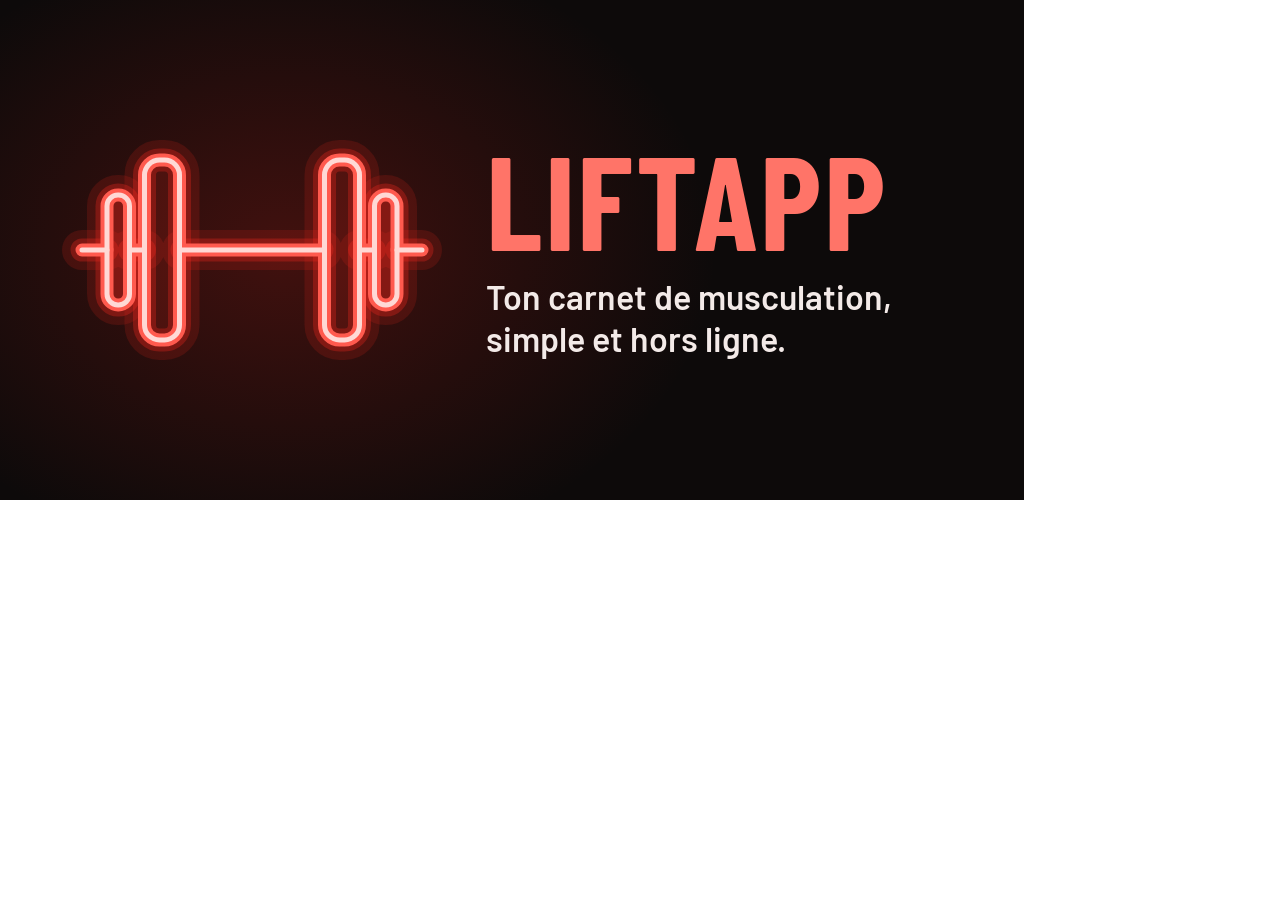
<file: docs/play-store/feature-graphic.html>
<!doctype html>
<!-- Image de présentation du Play Store (1024 x 500). Rendu en PNG avec Chrome sans fenêtre :
     chrome --headless=new --hide-scrollbars --force-device-scale-factor=1 --window-size=1024,500
            --screenshot=feature-graphic.png feature-graphic.html -->
<html lang="fr">
<head>
<meta charset="utf-8">
<title>LiftApp · Image de présentation</title>
<style>
@font-face{font-family:'Barlow Condensed';font-weight:700;src:url('../../app/src/main/res/font/barlow_condensed_bold.ttf')}
@font-face{font-family:'Barlow';font-weight:600;src:url('../../app/src/main/res/font/barlow_semibold.ttf')}
html,body{margin:0;padding:0}
.graphic{
  width:1024px;height:500px;overflow:hidden;position:relative;display:flex;align-items:center;
  background:#0D0A0A radial-gradient(60% 90% at 28% 50%, rgb(217 36 27 / .26), transparent 70%);
}
.graphic svg{position:absolute;left:62px;top:70px}
.text{margin-left:486px}
h1{margin:0;font:700 132px/0.9 'Barlow Condensed';letter-spacing:.02em;color:#FF7468}
p{margin:18px 0 0;font:600 34px/1.25 'Barlow';color:#F3EAE8;max-width:500px}
</style>
</head>
<body>
<div class="graphic">
  <!-- Même dessin que l'icône « Néon » (design-system/icon.html, piste B). -->
  <svg width="380" height="360" viewBox="16 18 76 72" aria-hidden="true">
    <defs>
      <g id="shapes">
        <rect x="32.5" y="36" width="7" height="36" rx="3"/>
        <rect x="68.5" y="36" width="7" height="36" rx="3"/>
        <rect x="25" y="43" width="4.5" height="22" rx="2.2"/>
        <rect x="78.5" y="43" width="4.5" height="22" rx="2.2"/>
        <path d="M40 54H68M29.5 54H32.5M75.5 54H78.5M20 54H25M83 54H88"/>
      </g>
    </defs>
    <g fill="none" stroke-linecap="round" stroke-linejoin="round">
      <use href="#shapes" stroke="#EB281E" stroke-opacity=".16" stroke-width="8"/>
      <use href="#shapes" stroke="#EB281E" stroke-opacity=".32" stroke-width="4.6"/>
      <use href="#shapes" stroke="#FF5A4E" stroke-width="2.6"/>
      <use href="#shapes" stroke="#FFD9D5" stroke-width="1"/>
    </g>
  </svg>
  <div class="text">
    <h1>LIFTAPP</h1>
    <p>Ton carnet de musculation, simple et hors ligne.</p>
  </div>
</div>
</body>
</html>
</file>
<file: design-system/styles.css>
/* =========================================================================
   LiftApp Design System — « ON AIR »
   Ambiance enseigne de studio : noir profond, rouge signal lumineux, typo condensée.
   Structure Material 3 (rôles, échelle typo, formes, élévation, state layers).
   Thème sombre par défaut ; thème clair via :root[data-theme="light"].
   Toutes les paires fond / texte sont vérifiées par calcul (WCAG ≥ 4.5:1 pour le texte).
   ========================================================================= */
:root{
  /* ---- Couleur : rôles Material 3 (sombre) ----
     primary            = rouge clair pour texte, icônes, contours, états sélectionnés (7.5:1 sur surface)
     primary-container  = ROUGE SIGNAL de l'enseigne : boutons pleins, FAB, badge EN DIRECT (texte blanc 5.0:1)
     tertiary           = ambre « tally light » des studios, réservé aux records et aux minuteurs
     Neutres teintés vers le rouge (chauds), jamais de gris pur. */
  --primary:#FF7468;            --on-primary:#3B0805;
  --primary-container:#D9241B;  --on-primary-container:#FFFFFF;
  --secondary:#E7BDB6;          --on-secondary:#442925;
  --secondary-container:#5D3F3B;--on-secondary-container:#FFDAD5;
  --tertiary:#FFB547;           --on-tertiary:#432C00;
  --tertiary-container:#6B4500; --on-tertiary-container:#FFDDB0;
  --error:#FF8FAB;              --on-error:#5C0F27;
  --error-container:#8C1D3E;    --on-error-container:#FFD9E0;
  --success:#5BD98A;            --on-success:#00391B;          /* extension : séries validées */
  --macro-carbs:#6FA8FF;                                        /* extension : glucides (nutrition) */

  --background:#0D0A0A;         --on-background:#F3EAE8;
  --surface:#0D0A0A;            --on-surface:#F3EAE8;
  --surface-variant:#3B3132;    --on-surface-variant:#D2C2BF;
  --surface-container-lowest:#080606;
  --surface-container-low:#151011;
  --surface-container:#1B1516;
  --surface-container-high:#251E1F;
  --surface-container-highest:#302829;
  --outline:#9C8A87;            --outline-variant:#4C403F;
  --inverse-surface:#F3EAE8;    --inverse-on-surface:#2B2223;  --inverse-primary:#B3141B;
  --scrim:rgb(0 0 0 / .62);
  --shadow-ink:20 4 4;          /* ombres teintées vers le rouge sombre */

  /* ---- Signature « néon » : réservée aux moments forts (record battu, minuteur, EN DIRECT) ---- */
  --glow-signal:0 0 0 1px rgb(255 90 78 / .35), 0 0 18px rgb(235 40 30 / .45), 0 0 44px rgb(235 40 30 / .22);
  --glow-amber:0 0 0 1px rgb(255 190 90 / .35), 0 0 18px rgb(255 170 50 / .40), 0 0 40px rgb(255 170 50 / .18);
  --wash:radial-gradient(120% 70% at 50% -10%, rgb(217 36 27 / .18), transparent 60%);

  /* ---- Typographie : affichage condensé (Barlow Condensed) + texte (Barlow) ---- */
  --font-display:'Barlow Condensed','Roboto Condensed','Arial Narrow',sans-serif;
  --font-body:'Barlow','Roboto',-apple-system,'Segoe UI',sans-serif;
  --font-mono:ui-monospace,'Roboto Mono',monospace;

  /* ---- Formes (échelle M3) : angles nets façon enseigne ---- */
  --r-none:0; --r-xs:4px; --r-sm:8px; --r-md:12px; --r-lg:16px; --r-xl:24px; --r-full:999px;

  /* ---- Élévation 0–5 : tonale + ombre teintée (contact + ambiante) ---- */
  --elev-0:none;
  --elev-1:0 1px 2px rgb(var(--shadow-ink)/.45), 0 1px 3px 1px rgb(var(--shadow-ink)/.25);
  --elev-2:0 1px 2px rgb(var(--shadow-ink)/.45), 0 2px 6px 2px rgb(var(--shadow-ink)/.25);
  --elev-3:0 1px 3px rgb(var(--shadow-ink)/.45), 0 4px 8px 3px rgb(var(--shadow-ink)/.25);
  --elev-4:0 2px 3px rgb(var(--shadow-ink)/.45), 0 6px 10px 4px rgb(var(--shadow-ink)/.25);
  --elev-5:0 4px 4px rgb(var(--shadow-ink)/.45), 0 8px 12px 6px rgb(var(--shadow-ink)/.25);

  /* ---- State layers (opacités M3) ---- */
  --state-hover:.08; --state-focus:.10; --state-pressed:.10; --state-dragged:.16; --state-disabled:.38;

  /* ---- Espacement : grille de 4 dp ---- */
  --sp-2:2px; --sp-4:4px; --sp-8:8px; --sp-12:12px; --sp-16:16px; --sp-20:20px;
  --sp-24:24px; --sp-32:32px; --sp-48:48px; --sp-64:64px;
  --opt-1:1px; --opt-3:3px;   /* ajustements optiques hors grille */

  /* ---- Mouvement (M3) ---- */
  --dur-short:100ms; --dur-fast:150ms; --dur-base:250ms; --dur-medium:350ms; --dur-slow:500ms;
  --ease:cubic-bezier(.2,0,0,1);                /* standard */
  --ease-emphasized:cubic-bezier(.05,.7,.1,1);  /* emphasized decelerate */
  --ease-spring:cubic-bezier(.34,1.4,.5,1);     /* léger dépassement pour les célébrations */

  /* ---- Icônes : sprite SVG inline, trait Material ---- */
  --icon-size:24px; --icon-stroke:2;

  --ring:rgb(255 116 104 / .55);
  --focus-ring:0 0 0 2px var(--surface), 0 0 0 4px var(--ring);
  color-scheme:dark;
}

/* ---- Thème clair « studio de jour » : mêmes rôles, valeurs recalculées ---- */
:root[data-theme="light"]{
  --primary:#B8121A;            --on-primary:#FFFFFF;
  --primary-container:#D9241B;  --on-primary-container:#FFFFFF;
  --secondary:#775652;          --on-secondary:#FFFFFF;
  --secondary-container:#FFDAD5;--on-secondary-container:#2C1512;
  --tertiary:#7E5000;           --on-tertiary:#FFFFFF;
  --tertiary-container:#FFDDB0; --on-tertiary-container:#291800;
  --error:#A8174A;              --on-error:#FFFFFF;
  --error-container:#FFD9E0;    --on-error-container:#3E0016;
  --success:#196B3B;            --on-success:#FFFFFF;
  --macro-carbs:#1F5FB8;
  --background:#FFF8F6;         --on-background:#221919;
  --surface:#FFF8F6;            --on-surface:#221919;
  --surface-variant:#F4DDD9;    --on-surface-variant:#554240;
  --surface-container-lowest:#FFFFFF;
  --surface-container-low:#FCF0EE;
  --surface-container:#F7EAE8;
  --surface-container-high:#F1E4E2;
  --surface-container-highest:#EBDEDB;
  --outline:#86716E;            --outline-variant:#D9C1BD;
  --inverse-surface:#382E2D;    --inverse-on-surface:#FFEDEA;  --inverse-primary:#FF7468;
  --scrim:rgb(0 0 0 / .32);
  --shadow-ink:60 20 18;
  --elev-1:0 1px 2px rgb(var(--shadow-ink)/.18), 0 1px 3px 1px rgb(var(--shadow-ink)/.10);
  --elev-2:0 1px 2px rgb(var(--shadow-ink)/.18), 0 2px 6px 2px rgb(var(--shadow-ink)/.10);
  --elev-3:0 1px 3px rgb(var(--shadow-ink)/.18), 0 4px 8px 3px rgb(var(--shadow-ink)/.10);
  --elev-4:0 2px 3px rgb(var(--shadow-ink)/.18), 0 6px 10px 4px rgb(var(--shadow-ink)/.10);
  --elev-5:0 4px 4px rgb(var(--shadow-ink)/.18), 0 8px 12px 6px rgb(var(--shadow-ink)/.10);
  --glow-signal:0 0 0 1px rgb(217 36 27 / .25), 0 0 16px rgb(217 36 27 / .30);
  --glow-amber:0 0 0 1px rgb(200 130 0 / .25), 0 0 16px rgb(255 170 50 / .30);
  --wash:radial-gradient(120% 70% at 50% -10%, rgb(217 36 27 / .08), transparent 60%);
  --ring:rgb(184 18 26 / .45);
  color-scheme:light;
}

*{box-sizing:border-box;margin:0;padding:0}

/* =========================================================================
   TYPOGRAPHIE — échelle M3 (15 styles). Display/headline condensés et serrés,
   corps aéré, labels en capitales espacées façon studio. Chiffres tabulaires.
   ========================================================================= */
.t-display-l {font:700 57px/1.0 var(--font-display);letter-spacing:-.01em;font-variant-numeric:tabular-nums}
.t-display-m {font:700 45px/1.04 var(--font-display);letter-spacing:-.005em;font-variant-numeric:tabular-nums}
.t-display-s {font:700 36px/1.1 var(--font-display);font-variant-numeric:tabular-nums}
.t-headline-l{font:700 32px/1.12 var(--font-display);text-transform:uppercase;letter-spacing:.01em}
.t-headline-m{font:700 28px/1.14 var(--font-display);text-transform:uppercase;letter-spacing:.015em}
.t-headline-s{font:700 24px/1.17 var(--font-display);text-transform:uppercase;letter-spacing:.02em}
.t-title-l   {font:600 22px/1.27 var(--font-body)}
.t-title-m   {font:600 16px/1.5 var(--font-body);letter-spacing:.01em}
.t-title-s   {font:600 14px/1.43 var(--font-body);letter-spacing:.01em}
.t-body-l    {font:400 16px/1.5 var(--font-body);letter-spacing:.01em}
.t-body-m    {font:400 14px/1.43 var(--font-body);letter-spacing:.015em}
.t-body-s    {font:400 12px/1.33 var(--font-body);letter-spacing:.025em}
.t-label-l   {font:600 14px/1.43 var(--font-body);letter-spacing:.02em}
.t-label-m   {font:600 12px/1.33 var(--font-body);letter-spacing:.08em;text-transform:uppercase}
.t-label-s   {font:600 11px/1.45 var(--font-body);letter-spacing:.1em;text-transform:uppercase}
.muted{color:var(--on-surface-variant)}

/* =========================================================================
   ACTIONS
   ========================================================================= */
/* State layer générique : superpose la couleur du contenu avec l'opacité M3 */
.sl{position:relative;isolation:isolate;overflow:hidden}
.sl::after{content:"";position:absolute;inset:0;background:currentColor;opacity:0;transition:opacity var(--dur-fast) var(--ease);z-index:-1;pointer-events:none}
.sl:hover::after,.sl.is-hover::after{opacity:var(--state-hover)}
.sl:active::after,.sl.is-pressed::after{opacity:var(--state-pressed)}
.sl:focus-visible,.sl.is-focus{outline:none;box-shadow:var(--focus-ring)}

/* Boutons communs : elevated / filled / filled-tonal / outlined / text */
.btn{display:inline-flex;align-items:center;justify-content:center;gap:var(--sp-8);min-height:40px;padding:0 var(--sp-24);
  border-radius:var(--r-sm);border:1px solid transparent;cursor:pointer;font:600 14px/1 var(--font-body);letter-spacing:.06em;text-transform:uppercase;white-space:nowrap}
.btn .ico{--icon-size:18px;margin-left:calc(-1 * var(--sp-8))}
.btn-filled  {background:var(--primary-container);color:var(--on-primary-container)}
.btn-tonal   {background:var(--secondary-container);color:var(--on-secondary-container)}
.btn-elevated{background:var(--surface-container-low);color:var(--primary);box-shadow:var(--elev-1)}
.btn-outlined{background:transparent;color:var(--primary);border-color:var(--outline)}
.btn-text    {background:transparent;color:var(--primary);padding:0 var(--sp-12)}
.btn-lg{min-height:56px;font-size:16px;border-radius:var(--r-md);padding:0 var(--sp-32)}
.btn.is-disabled,.btn:disabled{background:rgb(from var(--on-surface) r g b / .12);color:rgb(from var(--on-surface) r g b / var(--state-disabled));box-shadow:none;border-color:transparent;cursor:not-allowed}
.btn-outlined.is-disabled{background:transparent;border-color:rgb(from var(--on-surface) r g b / .12)}
.btn-text.is-disabled{background:transparent}

/* Boutons icône : standard / filled / tonal / outlined + bascule */
.icbtn{width:40px;height:40px;display:inline-flex;align-items:center;justify-content:center;border-radius:var(--r-full);border:1px solid transparent;cursor:pointer;color:var(--on-surface-variant);background:transparent}
.icbtn-touch{margin:4px} /* zone tactile 48 dp autour d'un bouton de 40 */
.icbtn-filled  {background:var(--primary-container);color:var(--on-primary-container)}
.icbtn-tonal   {background:var(--secondary-container);color:var(--on-secondary-container)}
.icbtn-outlined{border-color:var(--outline);color:var(--on-surface-variant)}
.icbtn.is-selected{color:var(--primary)}
.icbtn-filled.is-off{background:var(--surface-container-highest);color:var(--primary)}
.icbtn-outlined.is-selected{background:var(--inverse-surface);color:var(--inverse-on-surface);border-color:transparent}
.icbtn.is-disabled{color:rgb(from var(--on-surface) r g b / var(--state-disabled));background:transparent;cursor:not-allowed}

/* FAB : regular / small / large / extended */
.fab{display:inline-flex;align-items:center;justify-content:center;gap:var(--sp-12);width:56px;height:56px;border-radius:var(--r-lg);border:none;cursor:pointer;
  background:var(--primary-container);color:var(--on-primary-container);box-shadow:var(--elev-3)}
.fab-small{width:40px;height:40px;border-radius:var(--r-md)}
.fab-small .ico{--icon-size:20px}
.fab-large{width:96px;height:96px;border-radius:var(--r-xl)}
.fab-large .ico{--icon-size:36px}
.fab-extended{width:auto;padding:0 var(--sp-20) 0 var(--sp-16);font:600 15px var(--font-body);letter-spacing:.06em;text-transform:uppercase}
.fab-tertiary{background:var(--tertiary-container);color:var(--on-tertiary-container)}

/* Boutons segmentés : choix simple ou multiple */
.seg{display:inline-flex;border:1px solid var(--outline);border-radius:var(--r-full);overflow:hidden}
.seg .s{min-height:40px;padding:0 var(--sp-16);display:flex;align-items:center;gap:var(--sp-8);font:600 13px var(--font-body);letter-spacing:.04em;color:var(--on-surface);cursor:pointer}
.seg .s+.s{border-left:1px solid var(--outline)}
.seg .s.on{background:var(--secondary-container);color:var(--on-secondary-container)}
.seg .s .ico{--icon-size:18px}

/* =========================================================================
   COMMUNICATION
   ========================================================================= */
.badge-dot{width:6px;height:6px;border-radius:var(--r-full);background:var(--error);display:inline-block}
.badge{min-width:16px;height:16px;padding:0 var(--sp-4);border-radius:var(--r-full);background:var(--error);color:var(--on-error);font:700 11px/16px var(--font-body);text-align:center;display:inline-block}
.badge-anchor{position:relative;display:inline-flex}
.badge-anchor .badge{position:absolute;top:-4px;left:14px}
.badge-anchor .badge-dot{position:absolute;top:0;right:0}

/* Badge signature EN DIRECT (extension « ON AIR ») */
.onair{display:inline-flex;align-items:center;gap:var(--sp-8);height:28px;padding:0 var(--sp-12);border-radius:var(--r-xs);
  background:var(--primary-container);color:var(--on-primary-container);font:700 14px/1 var(--font-display);letter-spacing:.14em;text-transform:uppercase;box-shadow:var(--glow-signal)}
.onair .dot{width:8px;height:8px;border-radius:var(--r-full);background:currentColor;animation:pulse 1.6s var(--ease) infinite}
.onair.is-off{background:transparent;color:var(--on-surface-variant);box-shadow:0 0 0 1px var(--outline-variant)}
.onair.is-off .dot{animation:none;opacity:.5}
@keyframes pulse{0%,100%{opacity:1}50%{opacity:.35}}

/* Indicateurs de progression */
.lin{height:4px;border-radius:var(--r-full);background:var(--secondary-container);overflow:hidden;position:relative}
.lin>i{position:absolute;inset:0 auto 0 0;background:var(--primary);border-radius:var(--r-full)}
.lin.ind>i{width:40%;animation:linmove 1.4s var(--ease) infinite}
@keyframes linmove{0%{left:-40%}100%{left:100%}}
.circ{width:48px;height:48px;transform:rotate(-90deg)}
.circ .trk{fill:none;stroke:var(--secondary-container);stroke-width:4}
.circ .bar{fill:none;stroke:var(--primary);stroke-width:4;stroke-linecap:round}
.circ.ind{animation:spin 1.2s linear infinite}
@keyframes spin{to{transform:rotate(270deg)}}

/* Snackbar */
.snackbar{display:flex;align-items:center;gap:var(--sp-8);min-height:48px;padding:var(--sp-4) var(--sp-8) var(--sp-4) var(--sp-16);border-radius:var(--r-xs);
  background:var(--inverse-surface);color:var(--inverse-on-surface);font:400 14px var(--font-body);box-shadow:var(--elev-3);max-width:344px}
.snackbar .msg{flex:1;padding:var(--sp-8) 0}
.snackbar .act{color:var(--inverse-primary);font:700 14px var(--font-body);letter-spacing:.06em;text-transform:uppercase;padding:var(--sp-8) var(--sp-12);cursor:pointer}

/* Info-bulles : simple / riche */
.tip{display:inline-block;padding:var(--sp-4) var(--sp-8);border-radius:var(--r-xs);background:var(--inverse-surface);color:var(--inverse-on-surface);font:400 12px var(--font-body)}
.tip-rich{max-width:300px;padding:var(--sp-12) var(--sp-16) var(--sp-8);border-radius:var(--r-md);background:var(--surface-container);color:var(--on-surface-variant);box-shadow:var(--elev-2);font:400 14px/1.43 var(--font-body)}
.tip-rich .h{color:var(--on-surface);font:600 14px var(--font-body);margin-bottom:var(--sp-4)}
.tip-rich .act{color:var(--primary);font:700 13px var(--font-body);letter-spacing:.06em;text-transform:uppercase;margin-top:var(--sp-8);padding:var(--sp-8) 0;display:inline-block}

/* =========================================================================
   CONTAINMENT
   ========================================================================= */
.card{border-radius:var(--r-md);padding:var(--sp-16);color:var(--on-surface)}
.card-elevated{background:var(--surface-container-low);box-shadow:var(--elev-1)}
.card-filled  {background:var(--surface-container-highest)}
.card-outlined{background:var(--surface);border:1px solid var(--outline-variant)}
.card.is-signal{box-shadow:var(--glow-amber);outline:1px solid var(--tertiary)}  /* record battu */

/* Carrousel (multi-browse) */
.carousel{display:flex;gap:var(--sp-8);overflow-x:auto;padding-bottom:6px}
.carousel::-webkit-scrollbar{height:0}
.carousel .it{flex:0 0 auto;height:180px;border-radius:var(--r-xl);overflow:hidden;position:relative;background:var(--surface-container-high)}
.carousel .it.l{width:200px}.carousel .it.m{width:110px}.carousel .it.s{width:48px}
.carousel .it .cap{position:absolute;left:var(--sp-12);bottom:var(--sp-12);right:var(--sp-12);color:#FFFFFF;font:700 18px/1.1 var(--font-display);text-transform:uppercase;text-shadow:0 1px 6px rgb(0 0 0/.6)}
.carousel .ph{position:absolute;inset:0;background:linear-gradient(160deg,var(--primary-container),var(--surface-container-lowest) 85%)}
.carousel .ph.b{background:linear-gradient(160deg,var(--tertiary-container),var(--surface-container-lowest) 85%)}
.carousel .ph.c{background:linear-gradient(160deg,var(--secondary-container),var(--surface-container-lowest) 85%)}

/* Séparateurs */
.divider{height:1px;background:var(--outline-variant);border:0}
.divider.inset{margin-left:var(--sp-16)}
.divider.middle{margin:0 var(--sp-16)}

/* Éléments de liste : 1, 2 ou 3 lignes */
.li{display:flex;align-items:center;gap:var(--sp-16);padding:var(--sp-8) var(--sp-24) var(--sp-8) var(--sp-16);min-height:56px;color:var(--on-surface);background:var(--surface)}
.li.two{min-height:72px}.li.three{min-height:88px;align-items:flex-start;padding-top:var(--sp-12)}
.li .lead{flex:0 0 auto;color:var(--on-surface-variant);display:flex}
.li .lead.thumb{width:56px;height:56px;border-radius:var(--r-sm);background:linear-gradient(150deg,var(--surface-container-highest),var(--surface-container-low));align-items:center;justify-content:center}
.li .lead.avatar{width:40px;height:40px;border-radius:var(--r-full);background:var(--primary-container);color:var(--on-primary-container);font:700 16px var(--font-display);align-items:center;justify-content:center}
.li .txt{flex:1;min-width:0}
.li .h{font:400 16px/1.5 var(--font-body);color:var(--on-surface)}
.li .s{font:400 14px/1.43 var(--font-body);color:var(--on-surface-variant)}
.li .over{font:600 11px var(--font-body);letter-spacing:.1em;text-transform:uppercase;color:var(--on-surface-variant)}
.li .trail{color:var(--on-surface-variant);font:400 11px var(--font-body);display:flex;align-items:center;gap:var(--sp-8)}
.li .trail.num{font:700 20px var(--font-display);color:var(--on-surface)}

/* Feuille du bas : standard / modale */
.sheet{background:var(--surface-container-low);border-radius:var(--r-xl) var(--r-xl) 0 0;padding:var(--sp-8) var(--sp-16) var(--sp-24);box-shadow:var(--elev-1);color:var(--on-surface)}
.sheet .handle{width:32px;height:4px;border-radius:var(--r-full);background:var(--on-surface-variant);opacity:.4;margin:var(--sp-8) auto var(--sp-16)}
.sheet-host{position:relative;border-radius:var(--r-md);overflow:hidden;background:var(--surface);height:300px;display:flex;flex-direction:column;justify-content:flex-end}
.sheet-host .scrim{position:absolute;inset:0;background:var(--scrim)}
.sheet-host .sheet{position:relative}

/* Dialogue : basique / plein écran */
.dialog{background:var(--surface-container-high);border-radius:var(--r-xl);padding:var(--sp-24);max-width:312px;box-shadow:var(--elev-3);color:var(--on-surface)}
.dialog .ic{color:var(--secondary);display:flex;justify-content:center;margin-bottom:var(--sp-16)}
.dialog .h{font:700 24px/1.2 var(--font-display);text-transform:uppercase;letter-spacing:.02em;margin-bottom:var(--sp-16)}
.dialog .b{font:400 14px/1.43 var(--font-body);color:var(--on-surface-variant)}
.dialog .acts{display:flex;justify-content:flex-end;gap:var(--sp-8);margin-top:var(--sp-24)}
.dialog-full{background:var(--surface);border-radius:var(--r-md);overflow:hidden;width:300px;border:1px solid var(--outline-variant)}
.dialog-full .bar{display:flex;align-items:center;gap:var(--sp-8);height:56px;padding:0 var(--sp-8) 0 var(--sp-4)}
.dialog-full .bar .ttl{flex:1;font:600 18px var(--font-body)}

/* =========================================================================
   NAVIGATION
   ========================================================================= */
/* Barre d'app supérieure : center-aligned / small / medium / large */
.appbar{display:flex;align-items:center;gap:var(--sp-4);height:64px;padding:0 var(--sp-4);background:var(--surface);color:var(--on-surface)}
.appbar .ttl{flex:1;font:700 22px/1 var(--font-display);text-transform:uppercase;letter-spacing:.03em;padding-left:var(--sp-12);white-space:nowrap;overflow:hidden;text-overflow:ellipsis}
.appbar.center .ttl{text-align:center;padding-left:0}
.appbar.scrolled{background:var(--surface-container)}
.appbar-tall{background:var(--surface);color:var(--on-surface);padding:0 var(--sp-4) var(--sp-24)}
.appbar-tall .row{display:flex;height:64px;align-items:center;justify-content:space-between}
.appbar-tall .big{padding:0 var(--sp-12);font:700 28px/1.1 var(--font-display);text-transform:uppercase;letter-spacing:.02em}
.appbar-tall.large .big{font-size:40px;padding-top:var(--sp-24)}

/* Barre de navigation du bas */
.navbar{display:flex;height:80px;background:var(--surface-container);color:var(--on-surface-variant)}
.navbar .ni{flex:1;display:flex;flex-direction:column;align-items:center;justify-content:center;gap:var(--sp-4);font:600 12px var(--font-body);letter-spacing:.02em;cursor:pointer}
.navbar .pill{width:64px;height:32px;border-radius:var(--r-full);display:flex;align-items:center;justify-content:center}
.navbar .ni.on{color:var(--on-surface)}
.navbar .ni.on .pill{background:var(--primary-container);color:var(--on-primary-container)}

/* Rail de navigation */
.rail{width:80px;display:flex;flex-direction:column;align-items:center;gap:var(--sp-12);padding:var(--sp-12) 0;background:var(--surface);color:var(--on-surface-variant);border-right:1px solid var(--outline-variant)}
.rail .ni{display:flex;flex-direction:column;align-items:center;gap:var(--sp-4);font:600 12px var(--font-body)}
.rail .pill{width:56px;height:32px;border-radius:var(--r-full);display:flex;align-items:center;justify-content:center}
.rail .ni.on{color:var(--on-surface)}.rail .ni.on .pill{background:var(--primary-container);color:var(--on-primary-container)}

/* Tiroir de navigation : standard / modal */
.drawer{width:280px;background:var(--surface-container-low);border-radius:0 var(--r-lg) var(--r-lg) 0;padding:var(--sp-12);color:var(--on-surface-variant)}
.drawer .hd{font:600 11px var(--font-body);letter-spacing:.1em;text-transform:uppercase;padding:var(--sp-16) var(--sp-16) var(--sp-8)}
.drawer .di{display:flex;align-items:center;gap:var(--sp-12);height:56px;padding:0 var(--sp-24) 0 var(--sp-16);border-radius:var(--r-full);font:600 14px var(--font-body)}
.drawer .di .ct{margin-left:auto;font:600 12px var(--font-body)}
.drawer .di.on{background:var(--secondary-container);color:var(--on-secondary-container)}
.drawer.modal{box-shadow:var(--elev-1)}

/* Onglets : primaires / secondaires */
.tabs{display:flex;background:var(--surface);border-bottom:1px solid var(--outline-variant);overflow-x:auto}
.tabs .tb{flex:1;min-width:90px;height:48px;display:flex;align-items:center;justify-content:center;gap:var(--sp-8);position:relative;color:var(--on-surface-variant);font:600 14px var(--font-body);letter-spacing:.04em;cursor:pointer;white-space:nowrap;padding:0 var(--sp-16)}
.tabs.primary .tb.on{color:var(--primary)}
.tabs.primary .tb.on::after{content:"";position:absolute;bottom:0;left:28%;right:28%;height:3px;border-radius:3px 3px 0 0;background:var(--primary)}
.tabs.secondary .tb.on{color:var(--on-surface)}
.tabs.secondary .tb.on::after{content:"";position:absolute;bottom:0;left:0;right:0;height:2px;background:var(--primary)}
.tabs.scroll .tb{flex:0 0 auto}

/* Recherche : barre + vue */
.searchbar{display:flex;align-items:center;gap:var(--sp-16);height:56px;padding:0 var(--sp-16);border-radius:var(--r-full);background:var(--surface-container-high);color:var(--on-surface-variant);font:400 16px var(--font-body)}
.searchbar .q{flex:1}
.searchbar .q.typed{color:var(--on-surface)}
.searchview{background:var(--surface-container-high);border-radius:var(--r-xl);overflow:hidden;width:320px}
.searchview .searchbar{border-radius:0;background:transparent}
.searchview .li{background:transparent}

/* Menu déroulant */
.menu{min-width:200px;padding:var(--sp-8) 0;border-radius:var(--r-xs);background:var(--surface-container);box-shadow:var(--elev-2);color:var(--on-surface)}
.menu .mi{display:flex;align-items:center;gap:var(--sp-12);height:48px;padding:0 var(--sp-12);font:400 14px var(--font-body);cursor:pointer}
.menu .mi .ico{color:var(--on-surface-variant)}
.menu .mi.on{background:var(--secondary-container);color:var(--on-secondary-container)}
.menu .mi.danger{color:var(--error)}.menu .mi.danger .ico{color:var(--error)}
.menu .mi.is-disabled{color:rgb(from var(--on-surface) r g b / var(--state-disabled))}
.menu .sep{height:1px;background:var(--outline-variant);margin:var(--sp-8) 0}

/* =========================================================================
   SÉLECTION
   ========================================================================= */
.cb{width:18px;height:18px;border-radius:2px;border:2px solid var(--on-surface-variant);display:inline-flex;align-items:center;justify-content:center;color:var(--on-primary-container)}
.cb.on,.cb.mixed{background:var(--primary-container);border-color:var(--primary-container)}
.cb.err{border-color:var(--error)}
.cb.is-disabled{border-color:rgb(from var(--on-surface) r g b / var(--state-disabled))}
.cb .ico{--icon-size:14px;--icon-stroke:3}
.target{width:40px;height:40px;display:inline-flex;align-items:center;justify-content:center;border-radius:var(--r-full)}

.chip{display:inline-flex;align-items:center;gap:var(--sp-8);height:32px;padding:0 var(--sp-16);border-radius:var(--r-sm);border:1px solid var(--outline-variant);
  background:transparent;color:var(--on-surface-variant);font:600 14px var(--font-body);letter-spacing:.01em;cursor:pointer;white-space:nowrap}
.chip .ico{--icon-size:18px}
.chip-assist{color:var(--on-surface)}
.chip-assist .ico{color:var(--primary)}
.chip-filter.on{background:var(--secondary-container);color:var(--on-secondary-container);border-color:transparent;padding-left:var(--sp-8)}
.chip-input{padding:0 var(--sp-8) 0 var(--sp-12);color:var(--on-surface-variant)}
.chip-input.on{background:var(--secondary-container);color:var(--on-secondary-container);border-color:transparent}
.chip-suggest{color:var(--on-surface-variant)}
.chip-elevated{background:var(--surface-container-low);border-color:transparent;box-shadow:var(--elev-1)}
.chip.is-disabled{color:rgb(from var(--on-surface) r g b / var(--state-disabled));border-color:rgb(from var(--on-surface) r g b / .12)}

.radio{width:20px;height:20px;border-radius:var(--r-full);border:2px solid var(--on-surface-variant);display:inline-flex;align-items:center;justify-content:center}
.radio.on{border-color:var(--primary)}
.radio.on::after{content:"";width:10px;height:10px;border-radius:var(--r-full);background:var(--primary)}
.radio.is-disabled{border-color:rgb(from var(--on-surface) r g b / var(--state-disabled))}

.switch{width:52px;height:32px;border-radius:var(--r-full);border:2px solid var(--outline);background:var(--surface-container-highest);position:relative;display:inline-block;cursor:pointer}
.switch::after{content:"";position:absolute;top:6px;left:6px;width:16px;height:16px;border-radius:var(--r-full);background:var(--outline);transition:all var(--dur-base) var(--ease-spring)}
.switch.on{background:var(--primary-container);border-color:var(--primary-container)}
.switch.on::after{left:22px;top:2px;width:24px;height:24px;background:var(--on-primary-container)}
.switch.is-disabled{opacity:var(--state-disabled)}

.slider{position:relative;height:44px;width:240px}
.slider .trk{position:absolute;top:20px;left:0;right:0;height:4px;border-radius:var(--r-full);background:var(--secondary-container)}
.slider .act{position:absolute;top:18px;height:8px;border-radius:var(--r-full);background:var(--primary)}
.slider .thumb{position:absolute;top:12px;width:4px;height:20px;border-radius:2px;background:var(--primary);transform:translateX(-2px)}
.slider .tick{position:absolute;top:20px;width:4px;height:4px;border-radius:var(--r-full);background:var(--on-secondary-container);opacity:.6}
.slider .val{position:absolute;top:-22px;transform:translateX(-50%);background:var(--inverse-surface);color:var(--inverse-on-surface);font:700 14px var(--font-display);padding:2px var(--sp-8);border-radius:var(--r-full)}

/* Sélecteurs de date et d'heure */
.picker{background:var(--surface-container-high);border-radius:var(--r-xl);padding:var(--sp-16) var(--sp-12);width:300px;color:var(--on-surface);box-shadow:var(--elev-3)}
.picker .ph{font:600 12px var(--font-body);letter-spacing:.08em;text-transform:uppercase;color:var(--on-surface-variant);padding:0 var(--sp-12)}
.picker .pv{font:700 32px/1.2 var(--font-display);text-transform:uppercase;padding:var(--sp-8) var(--sp-12) var(--sp-12);border-bottom:1px solid var(--outline-variant)}
.picker .grid{display:grid;grid-template-columns:repeat(7,1fr);gap:2px;margin-top:var(--sp-12);text-align:center;font:400 13px var(--font-body)}
.picker .grid .d{height:36px;display:flex;align-items:center;justify-content:center;border-radius:var(--r-full)}
.picker .grid .w{font-weight:600;color:var(--on-surface-variant)}
.picker .grid .sel{background:var(--primary-container);color:var(--on-primary-container);font-weight:700}
.picker .grid .today{box-shadow:inset 0 0 0 1px var(--primary);color:var(--primary)}
.picker .grid .mark{position:relative}
.picker .grid .mark::after{content:"";position:absolute;bottom:4px;width:4px;height:4px;border-radius:var(--r-full);background:var(--tertiary)}
.picker .acts{display:flex;justify-content:flex-end;gap:var(--sp-8);margin-top:var(--sp-8)}
.timefields{display:flex;align-items:center;justify-content:center;gap:var(--sp-8);margin:var(--sp-16) 0}
.timefields .tf{width:96px;height:80px;border-radius:var(--r-sm);background:var(--surface-container-highest);display:flex;align-items:center;justify-content:center;font:700 52px var(--font-display);font-variant-numeric:tabular-nums}
.timefields .tf.on{background:var(--primary-container);color:var(--on-primary-container)}
.timefields .colon{font:700 52px var(--font-display)}

/* =========================================================================
   SAISIE DE TEXTE : filled / outlined
   ========================================================================= */
.tf-wrap{width:260px}
.field{position:relative;height:56px;border-radius:var(--r-xs) var(--r-xs) 0 0;background:var(--surface-container-highest);border-bottom:1px solid var(--on-surface-variant);
  display:flex;align-items:center;gap:var(--sp-12);padding:0 var(--sp-16);color:var(--on-surface)}
.field .lab{position:absolute;left:var(--sp-16);top:8px;font:400 12px var(--font-body);color:var(--on-surface-variant)}
.field.empty .lab{top:18px;font-size:16px}
.field .v{font:400 16px var(--font-body);padding-top:16px;flex:1}
.field.lead .lab{left:52px}
.field .ico{color:var(--on-surface-variant)}
.field.focus{border-bottom:2px solid var(--primary)}
.field.focus .lab{color:var(--primary)}
.field.error{border-bottom:2px solid var(--error)}
.field.error .lab,.field.error .ico.tr{color:var(--error)}
.field.is-disabled{opacity:var(--state-disabled)}
.field.outlined{background:transparent;border:1px solid var(--outline);border-radius:var(--r-xs)}
.field.outlined .lab{top:-8px;padding:0 var(--sp-4);left:12px;background:var(--surface)}
.field.outlined.empty .lab{top:18px;background:transparent}
.field.outlined .v{padding-top:0}
.field.outlined.focus{border:2px solid var(--primary)}
.field.outlined.error{border:2px solid var(--error)}
.field .unit{font:600 14px var(--font-body);color:var(--on-surface-variant)}
.helper{font:400 12px var(--font-body);color:var(--on-surface-variant);padding:var(--sp-4) var(--sp-16) 0;display:flex;justify-content:space-between}
.helper.error{color:var(--error)}

/* =========================================================================
   EXTENSIONS MÉTIER (musculation) — construites uniquement avec les tokens
   ========================================================================= */
/* Ligne de série : n°, précédent, poids, reps, validation */
.setrow{display:grid;grid-template-columns:32px 1fr 76px 64px 48px;align-items:center;gap:var(--sp-8);height:52px;padding:0 var(--sp-8);border-radius:var(--r-sm);color:var(--on-surface)}
.setrow .n{font:700 18px var(--font-display);text-align:center;color:var(--on-surface-variant)}
.setrow .n.w{color:var(--tertiary);font-size:14px;letter-spacing:.06em}
.setrow .n.d{color:var(--secondary);font-size:14px;letter-spacing:.06em}
.setrow .prev{font:400 13px var(--font-body);color:var(--on-surface-variant)}
.setrow .in{height:40px;border-radius:var(--r-sm);background:var(--surface-container-highest);display:flex;align-items:center;justify-content:center;font:700 22px var(--font-display);font-variant-numeric:tabular-nums}
.setrow .ok{width:40px;height:40px;border-radius:var(--r-sm);border:2px solid var(--outline);display:flex;align-items:center;justify-content:center;color:transparent;margin:auto}
.setrow.done{background:rgb(from var(--success) r g b / .14)}
.setrow.done .ok{background:var(--success);border-color:var(--success);color:var(--on-success)}
.setrow.done .in{background:transparent}
.setrow.head{height:28px;font:600 11px var(--font-body);letter-spacing:.1em;text-transform:uppercase;color:var(--on-surface-variant)}
.setrow.head>*{text-align:center}.setrow.head>:nth-child(2){text-align:left}

/* Minuteur de repos : gros chiffres + lueur ambre */
.timer{display:flex;flex-direction:column;align-items:center;gap:var(--sp-8);padding:var(--sp-16) var(--sp-24);border-radius:var(--r-lg);background:var(--surface-container-lowest);border:1px solid var(--tertiary);box-shadow:var(--glow-amber)}
.timer .lbl{font:600 12px var(--font-body);letter-spacing:.14em;text-transform:uppercase;color:var(--tertiary)}
.timer .t{font:700 64px/1 var(--font-display);color:var(--tertiary);font-variant-numeric:tabular-nums;letter-spacing:.02em}
.timer .row{display:flex;gap:var(--sp-8)}

/* Anneau hebdomadaire */
.ring{position:relative;width:128px;height:128px}
.ring svg{width:100%;height:100%;transform:rotate(-90deg)}
.ring .trk{fill:none;stroke:var(--surface-container-highest);stroke-width:12}
.ring .bar{fill:none;stroke:var(--primary-container);stroke-width:12;stroke-linecap:round;filter:drop-shadow(0 0 6px rgb(235 40 30 / .55))}
.ring .c{position:absolute;inset:0;display:flex;flex-direction:column;align-items:center;justify-content:center}
.ring .c .big{font:700 36px/1 var(--font-display);font-variant-numeric:tabular-nums}
.ring .c .sm{font:600 11px var(--font-body);letter-spacing:.1em;text-transform:uppercase;color:var(--on-surface-variant)}

/* Tuile de statistique */
.stat{padding:var(--sp-12) var(--sp-16);border-radius:var(--r-md);background:var(--surface-container);display:flex;flex-direction:column;gap:var(--sp-2)}
.stat .k{font:600 11px var(--font-body);letter-spacing:.1em;text-transform:uppercase;color:var(--on-surface-variant)}
.stat .v{font:700 30px/1.05 var(--font-display);font-variant-numeric:tabular-nums}
.stat .v small{font:600 14px var(--font-body);color:var(--on-surface-variant);margin-left:2px}
.stat .d{font:600 12px var(--font-body);color:var(--success)}

/* Icône — sprite SVG inline : <svg class="ico"><use href="#i-home"/></svg> */
.ico{width:var(--icon-size);height:var(--icon-size);display:inline-block;vertical-align:middle;flex:0 0 auto;
  fill:none;stroke:currentColor;stroke-width:var(--icon-stroke);stroke-linecap:round;stroke-linejoin:round}
.ico--sm{--icon-size:18px}.ico--lg{--icon-size:28px}
.ico--filled{fill:currentColor;stroke:none}
</file>
